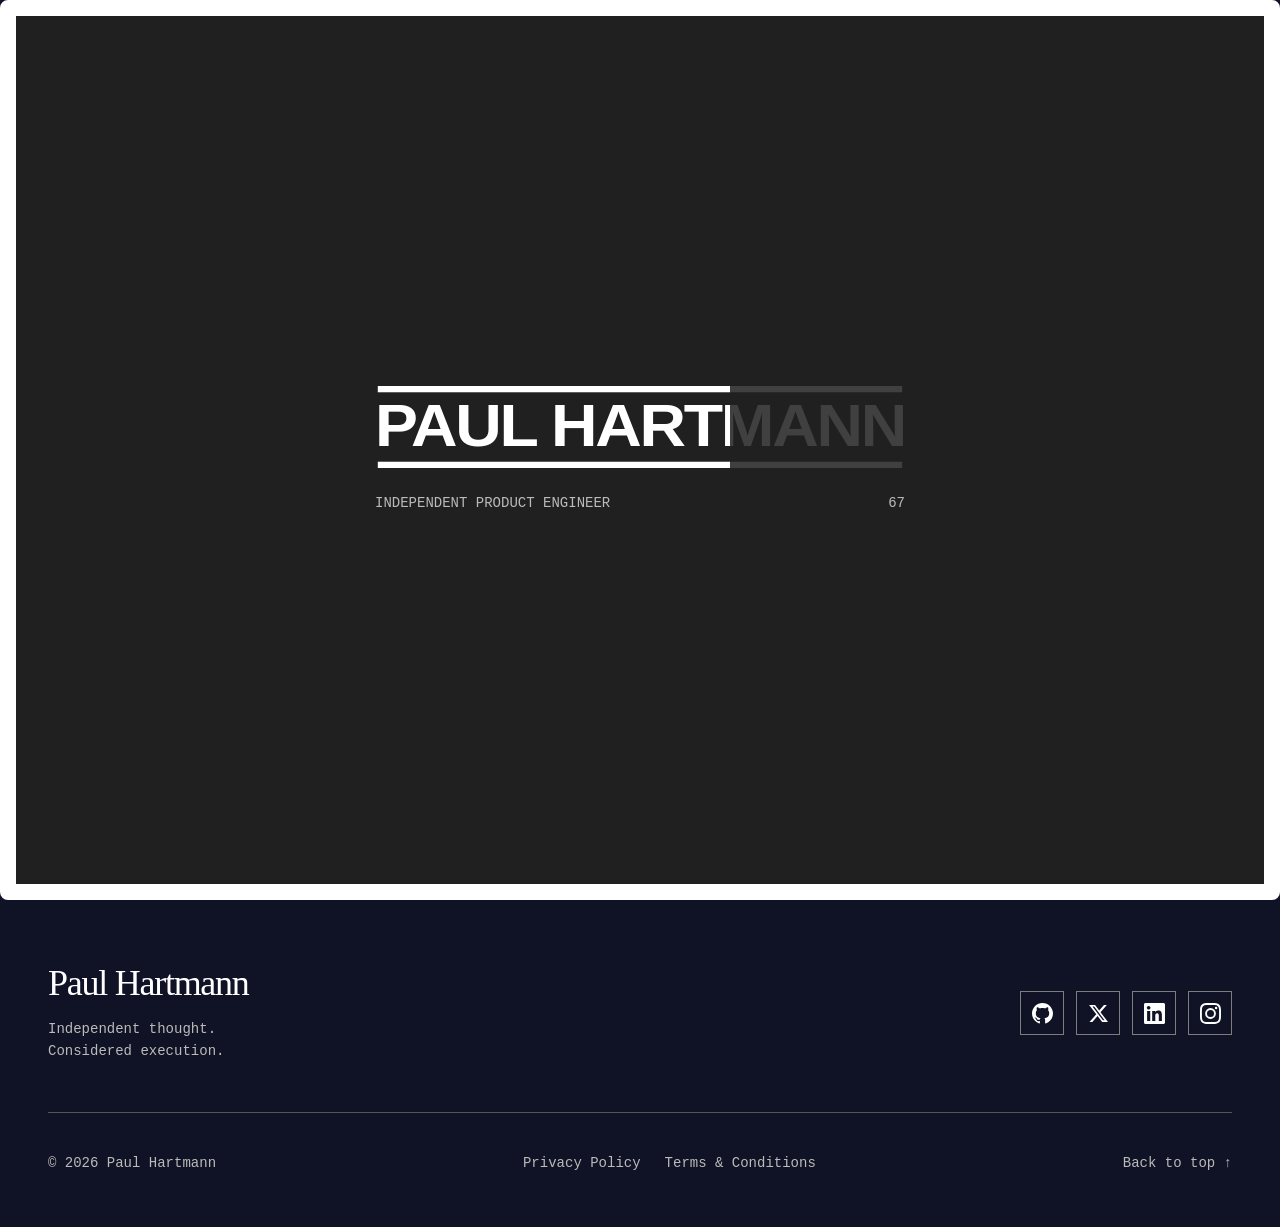
<file: index.html>
<!doctype html><html lang="en" id="top"><head><meta charset="utf-8"><meta name="viewport" content="width=device-width,initial-scale=1"><meta name="theme-color" content="#202020"><meta name="description" content="Paul Hartmann — software engineer, technology entrepreneur and AI innovator. Explore projects, repositories and engineering services."><title>Home — Paul Hartmann</title><link rel="icon" href="assets/favicon.svg" type="image/svg+xml"><link rel="stylesheet" href="style.css"><script src="app.js" defer></script></head><body class="home-page"><a class="skip" href="#main">Skip to content</a><div class="frame" aria-hidden="true"></div><header class="site-header"><a class="logo" href="index.html" aria-label="Paul Hartmann home"><img src="assets/paul-hartmann-logo.svg" alt="PAUL HARTMANN" width="200" height="32"></a><nav class="desktop-nav" aria-label="Main navigation"><a href="projects.html">Projects</a><a href="repositories.html">Repositories</a><a href="about.html">About</a><a href="pricing.html">Pricing</a><a href="contact.html">Contact</a></nav><button class="menu-button" aria-expanded="false" aria-controls="mobile-nav">Menu <span>+</span></button></header><nav class="mobile-nav" id="mobile-nav" aria-label="Mobile navigation" inert><a href="projects.html">Projects</a><a href="repositories.html">Repositories</a><a href="about.html">About</a><a href="pricing.html">Pricing</a><a href="contact.html">Contact</a><a href="index.html">Home</a><div class="social-icons"><a href="https://github.com/coderxp1" target="_blank" rel="noopener noreferrer" aria-label="GitHub" title="GitHub"><svg aria-hidden="true" width="22" height="22" viewBox="0 0 24 24" fill="currentColor"><path d="M12 0c-6.626 0-12 5.373-12 12 0 5.302 3.438 9.8 8.207 11.387.599.111.793-.261.793-.577v-2.234c-3.338.726-4.033-1.416-4.033-1.416-.546-1.387-1.333-1.756-1.333-1.756-1.089-.745.083-.729.083-.729 1.205.084 1.839 1.237 1.839 1.237 1.07 1.834 2.807 1.304 3.492.997.107-.775.418-1.305.762-1.604-2.665-.305-5.467-1.334-5.467-5.931 0-1.311.469-2.381 1.236-3.221-.124-.303-.535-1.524.117-3.176 0 0 1.008-.322 3.301 1.23.957-.266 1.983-.399 3.003-.404 1.02.005 2.047.138 3.006.404 2.291-1.552 3.297-1.23 3.297-1.23.653 1.653.242 2.874.118 3.176.77.84 1.235 1.911 1.235 3.221 0 4.609-2.807 5.624-5.479 5.921.43.372.823 1.102.823 2.222v3.293c0 .319.192.694.801.576 4.765-1.589 8.199-6.086 8.199-11.386 0-6.627-5.373-12-12-12z"/></svg></a><a href="https://x.com/revprodev?s=21" target="_blank" rel="noopener noreferrer" aria-label="X (Twitter)" title="X (Twitter)"><svg aria-hidden="true" width="20" height="20" viewBox="0 0 24 24" fill="currentColor"><path d="M18.244 2.25h3.308l-7.227 8.26 8.502 11.24H16.17l-5.214-6.817L4.99 21.75H1.68l7.73-8.835L1.254 2.25H8.08l4.713 6.231zm-1.161 17.52h1.833L7.084 4.126H5.117z"/></svg></a><a href="https://www.linkedin.com/in/hartmanndev" target="_blank" rel="noopener noreferrer" aria-label="LinkedIn" title="LinkedIn"><svg aria-hidden="true" width="22" height="22" viewBox="0 0 24 24" fill="currentColor"><path d="M20.447 20.452h-3.554v-5.569c0-1.328-.027-3.037-1.852-3.037-1.853 0-2.136 1.445-2.136 2.939v5.667H9.351V9h3.414v1.561h.046c.477-.9 1.637-1.85 3.37-1.85 3.601 0 4.267 2.37 4.267 5.455v6.286zM5.337 7.433c-1.144 0-2.063-.926-2.063-2.065 0-1.138.92-2.063 2.063-2.063 1.14 0 2.064.925 2.064 2.063 0 1.139-.925 2.065-2.064 2.065zm1.782 13.019H3.555V9h3.564v11.452zM22.225 0H1.771C.792 0 0 .774 0 1.729v20.542C0 23.227.792 24 1.771 24h20.451C23.2 24 24 23.227 24 22.271V1.729C24 .774 23.2 0 22.222 0h.003z"/></svg></a><a href="https://www.instagram.com/jphartmann8" target="_blank" rel="noopener noreferrer" aria-label="Instagram" title="Instagram"><svg aria-hidden="true" width="22" height="22" viewBox="0 0 24 24" fill="currentColor"><path d="M12 2.163c3.204 0 3.584.012 4.85.07 3.252.148 4.771 1.691 4.919 4.919.058 1.265.069 1.645.069 4.849 0 3.205-.012 3.584-.069 4.849-.149 3.225-1.664 4.771-4.919 4.919-1.266.058-1.644.07-4.85.07-3.204 0-3.584-.012-4.849-.07-3.26-.149-4.771-1.699-4.919-4.92-.058-1.265-.07-1.644-.07-4.849 0-3.204.013-3.583.07-4.849.149-3.227 1.664-4.771 4.919-4.919 1.266-.057 1.645-.069 4.849-.069zM12 0C8.741 0 8.333.014 7.053.072 2.695.272.273 2.69.073 7.052.014 8.333 0 8.741 0 12c0 3.259.014 3.668.072 4.948.2 4.358 2.618 6.78 6.98 6.98C8.333 23.986 8.741 24 12 24c3.259 0 3.668-.014 4.948-.072 4.354-.2 6.782-2.618 6.979-6.98.059-1.28.073-1.689.073-4.948 0-3.259-.014-3.667-.072-4.947-.196-4.354-2.617-6.78-6.979-6.98C15.668.014 15.259 0 12 0zm0 5.838a6.162 6.162 0 100 12.324 6.162 6.162 0 000-12.324zM12 16a4 4 0 110-8 4 4 0 010 8zm6.406-11.845a1.44 1.44 0 100 2.881 1.44 1.44 0 000-2.881z"/></svg></a></div></nav><main id="main"><div class="preloader" role="status" aria-label="Loading Paul Hartmann website"><div class="loader-inner"><div class="loader-wordmark"><img src="assets/paul-hartmann-logo.svg" alt="PAUL HARTMANN"><div class="loader-reveal"><img src="assets/paul-hartmann-logo.svg" alt=""></div></div><div class="loader-status"><span>Independent product engineer</span><span id="loader-count">00</span></div></div></div><section class="home-stage"><div class="world" aria-hidden="true"><img id="hero-still" src="assets/background7.jpg" alt=""><video id="hero-video" muted loop playsinline preload="auto" poster="assets/background7.jpg"><source src="assets/homepage-reel.mp4" type="video/mp4"></video><div class="shade"></div></div><div class="home-copy"><p class="eyebrow">Software Engineer · Technology Entrepreneur · AI Innovator</p><h1>PAUL HARTMANN<span>engineering ideas into reality.</span></h1><p class="home-description">Building technology that transforms ideas<br> into real-world products.</p><a class="discover" href="projects.html"><span class="discover-line"></span>Explore my projects</a></div><div class="scene-tools"><span id="scene-label">Motion reel</span><button id="previous-scene" aria-label="Previous background scene">←</button><button id="next-scene" aria-label="Next background scene">→</button><button id="motion-toggle">Pause motion</button></div><div class="home-bottom"><a href="about.html">A global perspective ↗</a><button id="reel-open">Watch the reel ↗</button><a href="pricing.html">Work together ↗</a></div></section><dialog id="reel-dialog" aria-label="Motion reel"><button class="dialog-close" aria-label="Close motion reel">Close ×</button><video id="reel-video" controls playsinline preload="none" src="assets/homepage-reel.mp4"></video><p>Paul Hartmann — Motion Reel</p></dialog></main><footer class="site-footer"><div class="footer-top"><a class="footer-name" href="index.html">Paul Hartmann<span>Independent thought.<br>Considered execution.</span></a><div class="social-icons"><a href="https://github.com/coderxp1" target="_blank" rel="noopener noreferrer" aria-label="GitHub" title="GitHub"><svg aria-hidden="true" width="22" height="22" viewBox="0 0 24 24" fill="currentColor"><path d="M12 0c-6.626 0-12 5.373-12 12 0 5.302 3.438 9.8 8.207 11.387.599.111.793-.261.793-.577v-2.234c-3.338.726-4.033-1.416-4.033-1.416-.546-1.387-1.333-1.756-1.333-1.756-1.089-.745.083-.729.083-.729 1.205.084 1.839 1.237 1.839 1.237 1.07 1.834 2.807 1.304 3.492.997.107-.775.418-1.305.762-1.604-2.665-.305-5.467-1.334-5.467-5.931 0-1.311.469-2.381 1.236-3.221-.124-.303-.535-1.524.117-3.176 0 0 1.008-.322 3.301 1.23.957-.266 1.983-.399 3.003-.404 1.02.005 2.047.138 3.006.404 2.291-1.552 3.297-1.23 3.297-1.23.653 1.653.242 2.874.118 3.176.77.84 1.235 1.911 1.235 3.221 0 4.609-2.807 5.624-5.479 5.921.43.372.823 1.102.823 2.222v3.293c0 .319.192.694.801.576 4.765-1.589 8.199-6.086 8.199-11.386 0-6.627-5.373-12-12-12z"/></svg></a><a href="https://x.com/revprodev?s=21" target="_blank" rel="noopener noreferrer" aria-label="X (Twitter)" title="X (Twitter)"><svg aria-hidden="true" width="20" height="20" viewBox="0 0 24 24" fill="currentColor"><path d="M18.244 2.25h3.308l-7.227 8.26 8.502 11.24H16.17l-5.214-6.817L4.99 21.75H1.68l7.73-8.835L1.254 2.25H8.08l4.713 6.231zm-1.161 17.52h1.833L7.084 4.126H5.117z"/></svg></a><a href="https://www.linkedin.com/in/hartmanndev" target="_blank" rel="noopener noreferrer" aria-label="LinkedIn" title="LinkedIn"><svg aria-hidden="true" width="22" height="22" viewBox="0 0 24 24" fill="currentColor"><path d="M20.447 20.452h-3.554v-5.569c0-1.328-.027-3.037-1.852-3.037-1.853 0-2.136 1.445-2.136 2.939v5.667H9.351V9h3.414v1.561h.046c.477-.9 1.637-1.85 3.37-1.85 3.601 0 4.267 2.37 4.267 5.455v6.286zM5.337 7.433c-1.144 0-2.063-.926-2.063-2.065 0-1.138.92-2.063 2.063-2.063 1.14 0 2.064.925 2.064 2.063 0 1.139-.925 2.065-2.064 2.065zm1.782 13.019H3.555V9h3.564v11.452zM22.225 0H1.771C.792 0 0 .774 0 1.729v20.542C0 23.227.792 24 1.771 24h20.451C23.2 24 24 23.227 24 22.271V1.729C24 .774 23.2 0 22.222 0h.003z"/></svg></a><a href="https://www.instagram.com/jphartmann8" target="_blank" rel="noopener noreferrer" aria-label="Instagram" title="Instagram"><svg aria-hidden="true" width="22" height="22" viewBox="0 0 24 24" fill="currentColor"><path d="M12 2.163c3.204 0 3.584.012 4.85.07 3.252.148 4.771 1.691 4.919 4.919.058 1.265.069 1.645.069 4.849 0 3.205-.012 3.584-.069 4.849-.149 3.225-1.664 4.771-4.919 4.919-1.266.058-1.644.07-4.85.07-3.204 0-3.584-.012-4.849-.07-3.26-.149-4.771-1.699-4.919-4.92-.058-1.265-.07-1.644-.07-4.849 0-3.204.013-3.583.07-4.849.149-3.227 1.664-4.771 4.919-4.919 1.266-.057 1.645-.069 4.849-.069zM12 0C8.741 0 8.333.014 7.053.072 2.695.272.273 2.69.073 7.052.014 8.333 0 8.741 0 12c0 3.259.014 3.668.072 4.948.2 4.358 2.618 6.78 6.98 6.98C8.333 23.986 8.741 24 12 24c3.259 0 3.668-.014 4.948-.072 4.354-.2 6.782-2.618 6.979-6.98.059-1.28.073-1.689.073-4.948 0-3.259-.014-3.667-.072-4.947-.196-4.354-2.617-6.78-6.979-6.98C15.668.014 15.259 0 12 0zm0 5.838a6.162 6.162 0 100 12.324 6.162 6.162 0 000-12.324zM12 16a4 4 0 110-8 4 4 0 010 8zm6.406-11.845a1.44 1.44 0 100 2.881 1.44 1.44 0 000-2.881z"/></svg></a></div></div><div class="footer-bottom"><span>© 2026 Paul Hartmann</span><div><a href="privacy.html">Privacy Policy</a><a href="terms.html">Terms &amp; Conditions</a></div><a href="#top">Back to top ↑</a></div></footer></body></html>
</file>
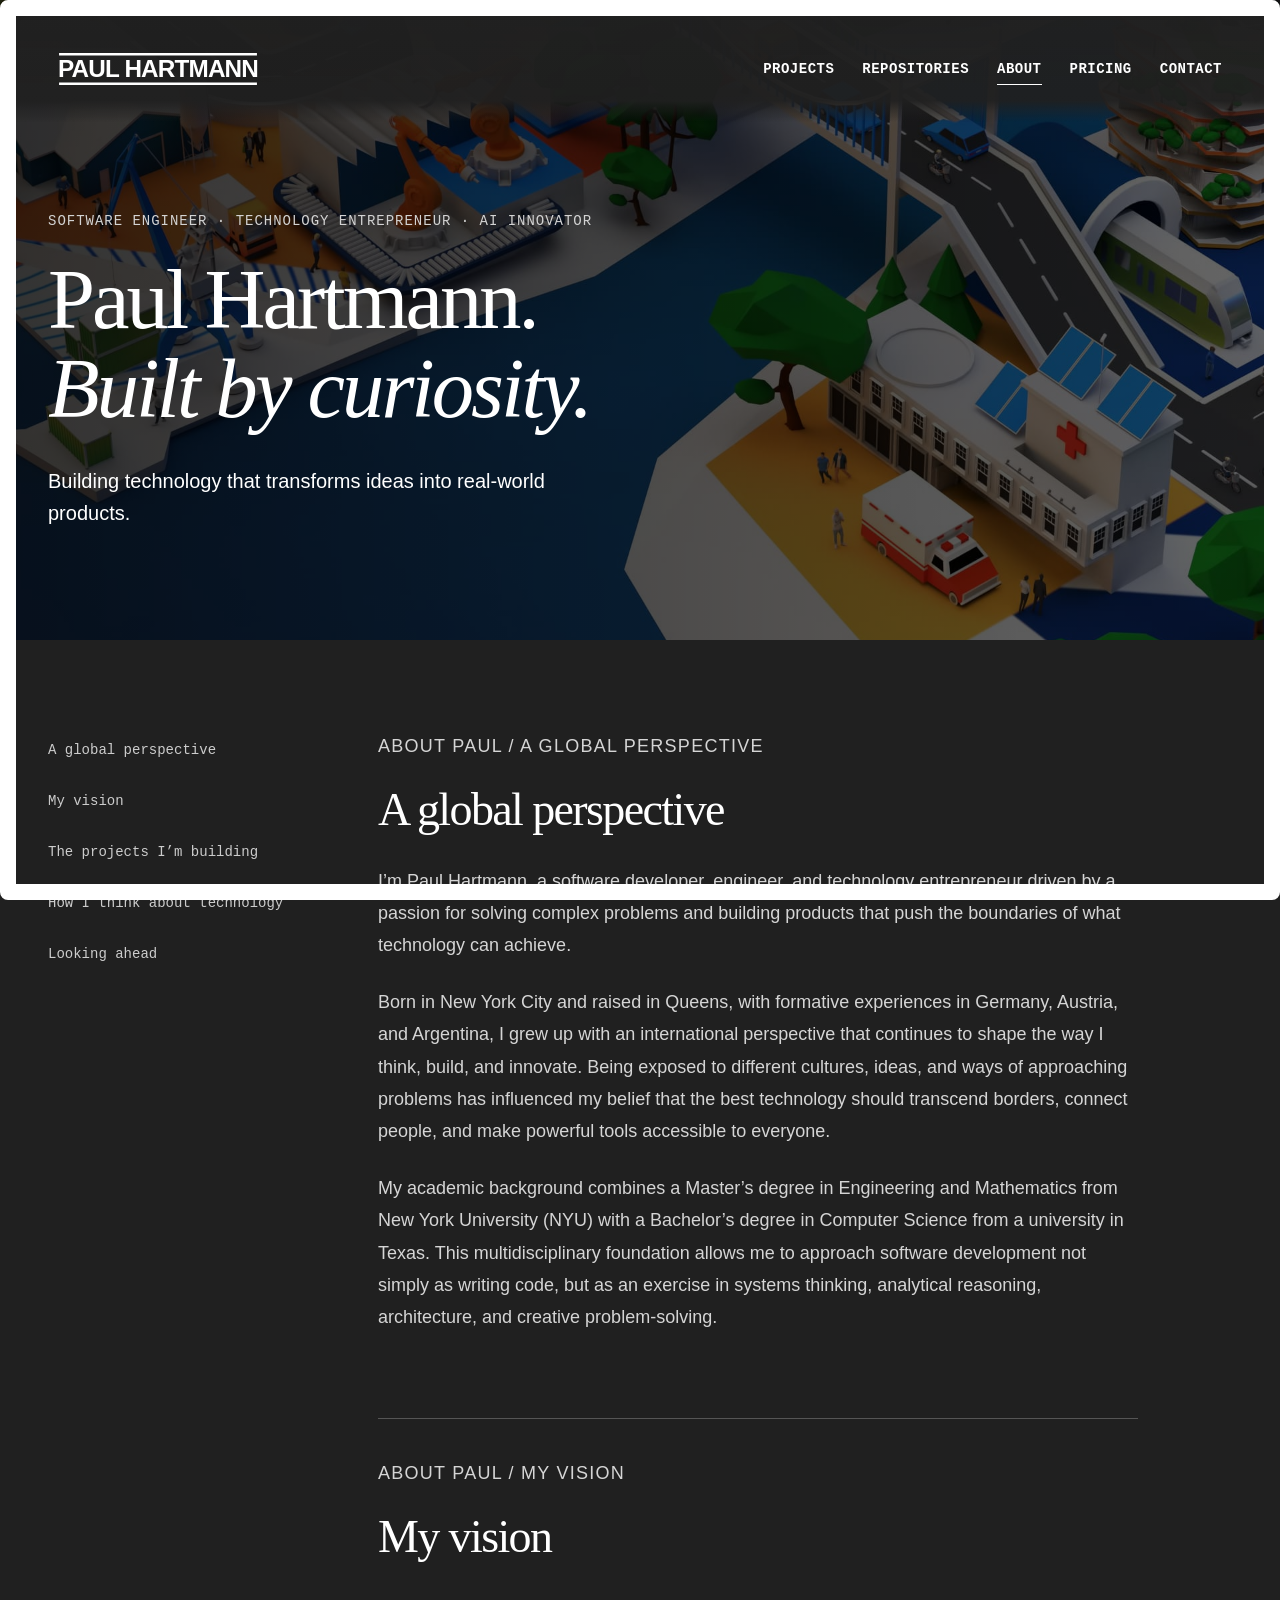
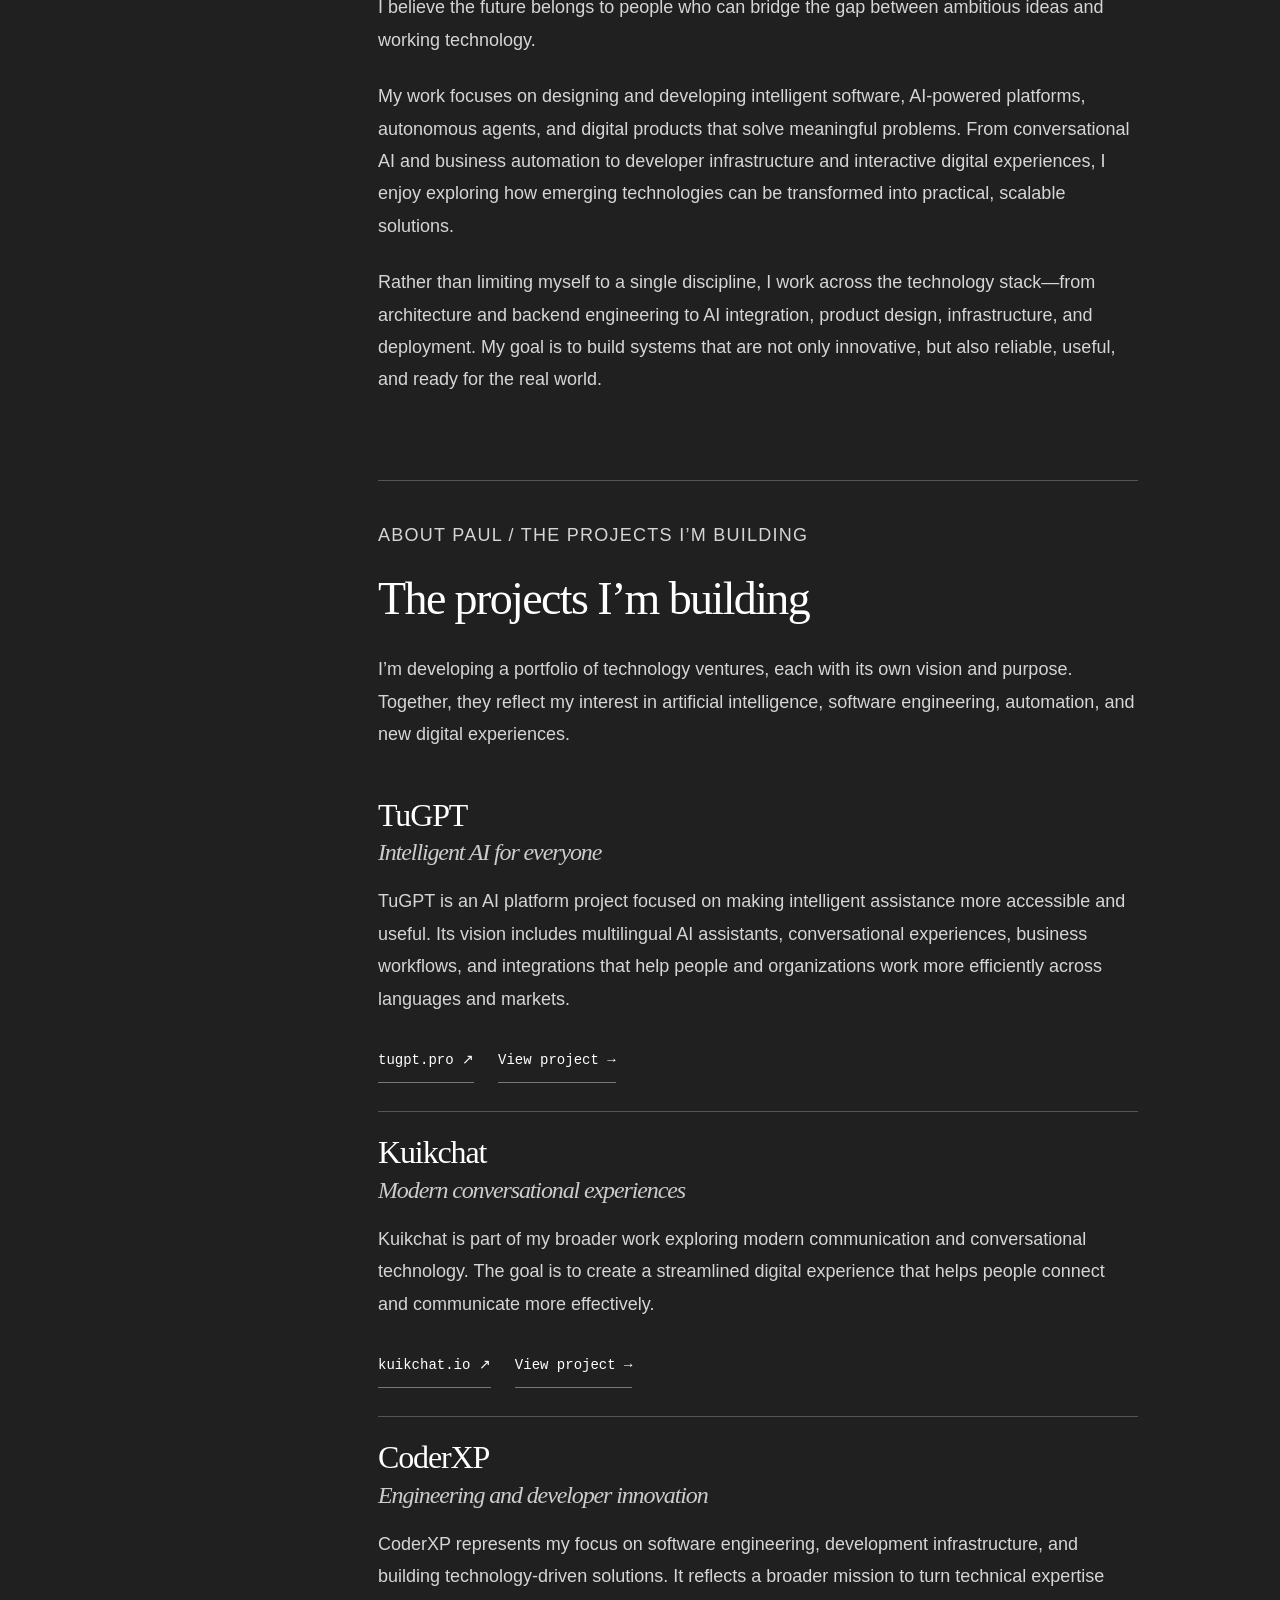
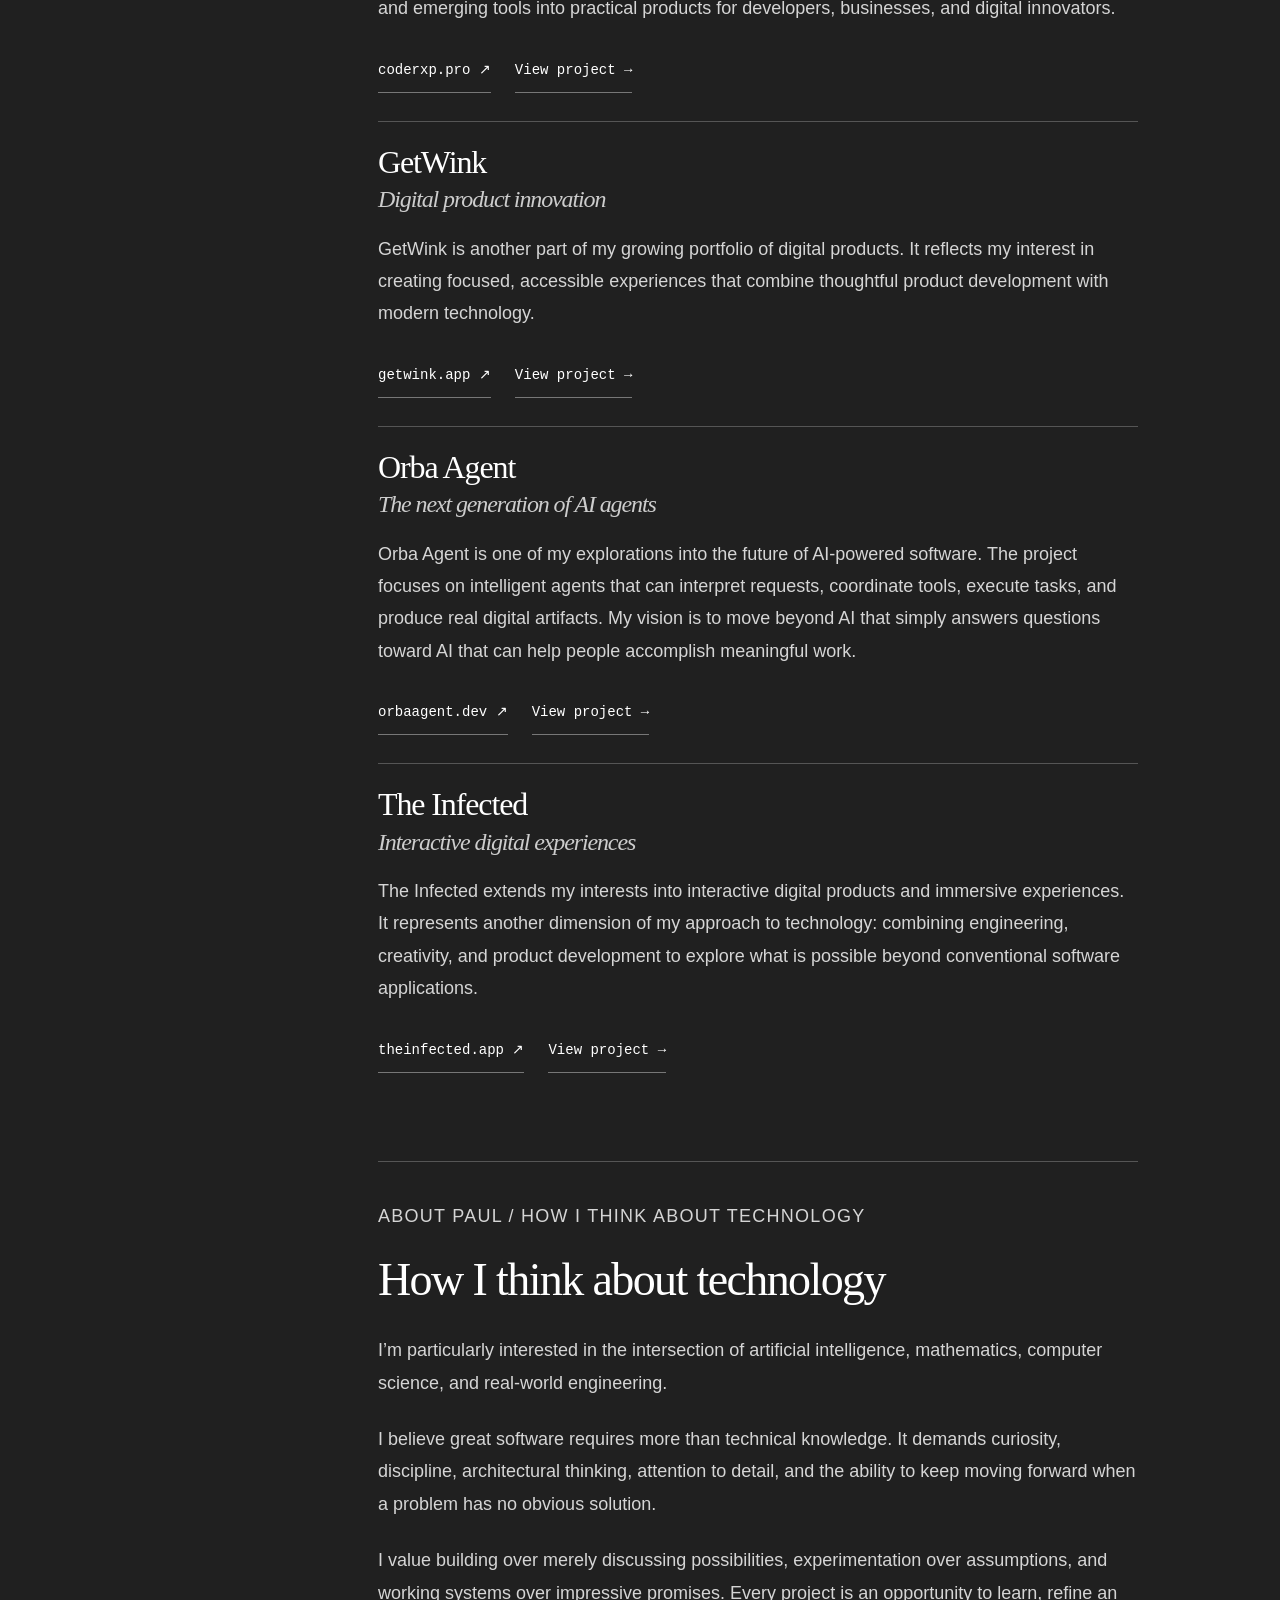
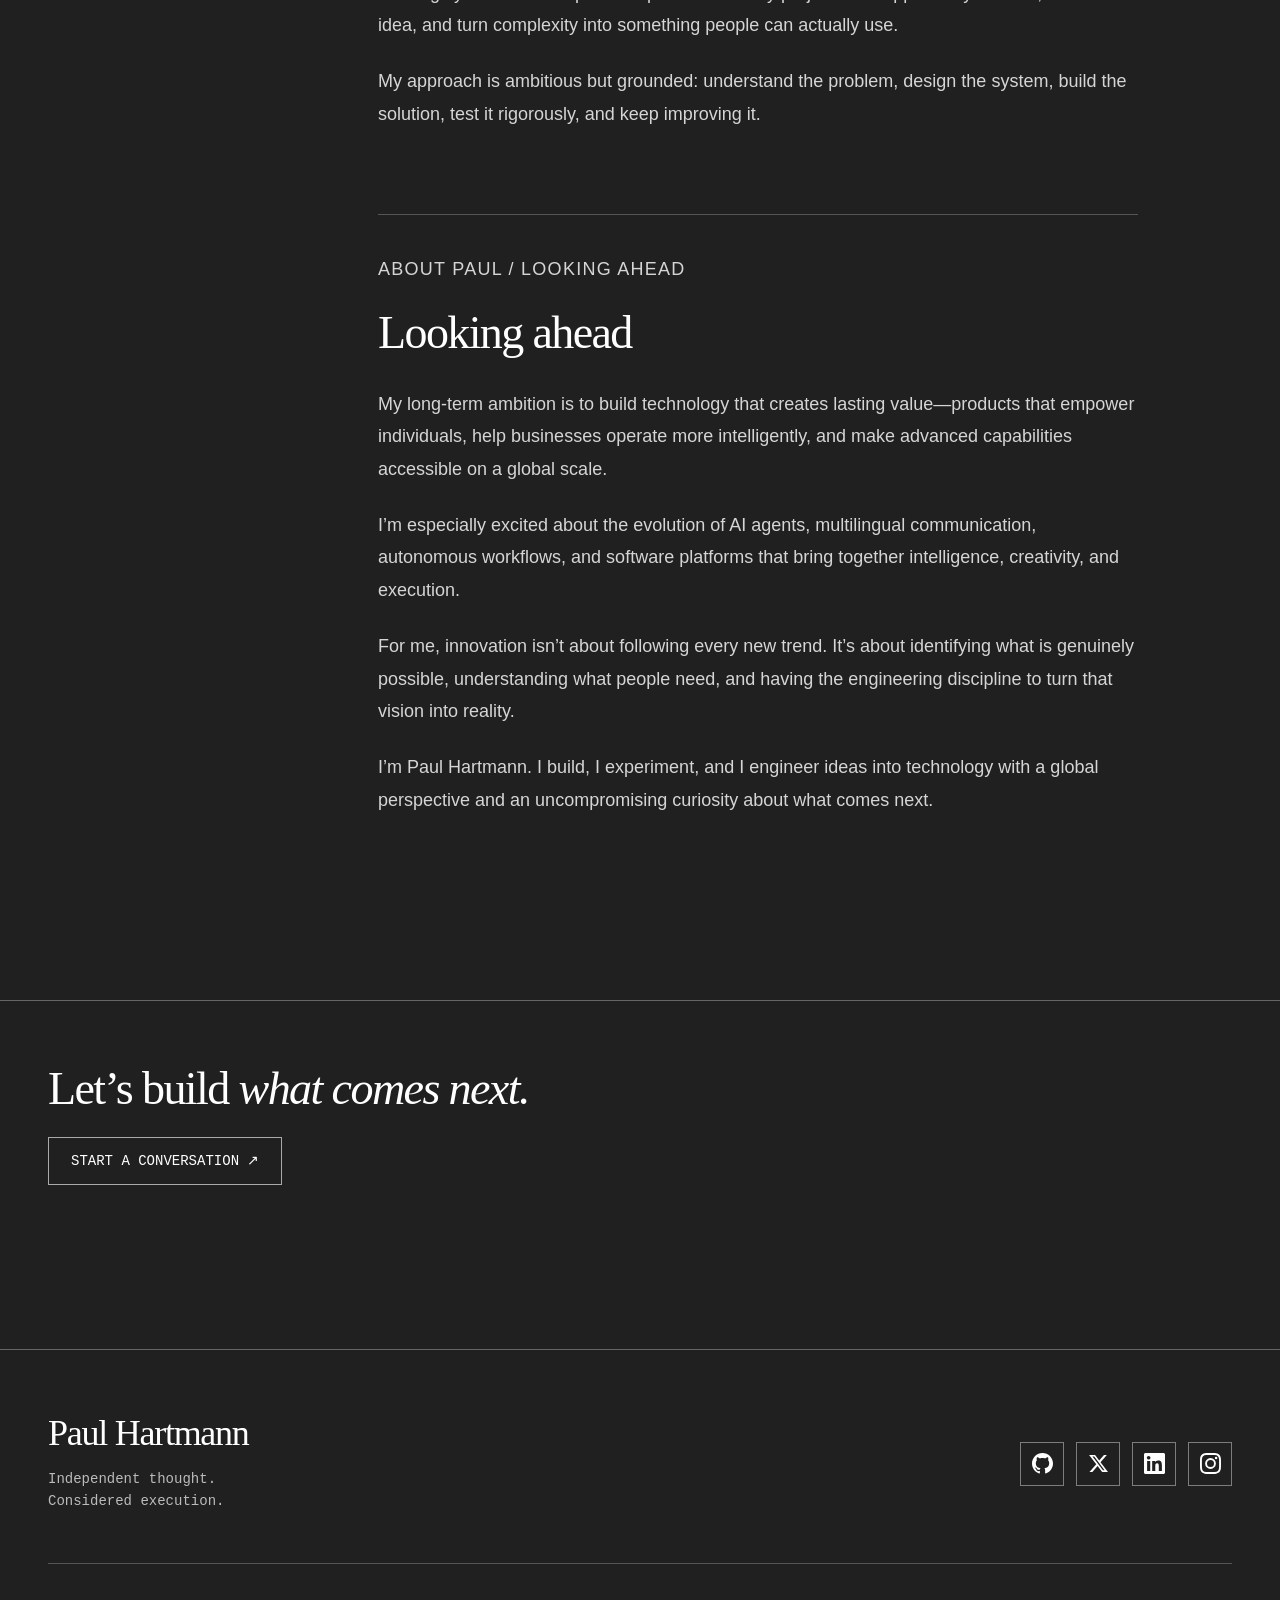
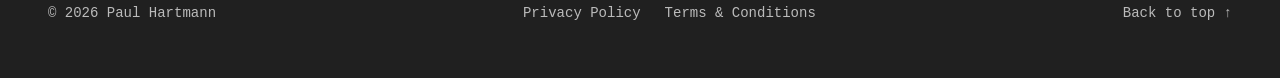
<file: about.html>
<!doctype html><html lang="en" id="top"><head><meta charset="utf-8"><meta name="viewport" content="width=device-width,initial-scale=1"><meta name="theme-color" content="#202020"><meta name="description" content="Paul Hartmann — software engineer, technology entrepreneur and AI innovator. Explore projects, repositories and engineering services."><title>About — Paul Hartmann</title><link rel="icon" href="assets/favicon.svg" type="image/svg+xml"><link rel="stylesheet" href="style.css"><script src="app.js" defer></script></head><body class=""><a class="skip" href="#main">Skip to content</a><div class="frame" aria-hidden="true"></div><header class="site-header"><a class="logo" href="index.html" aria-label="Paul Hartmann home"><img src="assets/paul-hartmann-logo.svg" alt="PAUL HARTMANN" width="200" height="32"></a><nav class="desktop-nav" aria-label="Main navigation"><a href="projects.html">Projects</a><a href="repositories.html">Repositories</a><a href="about.html" aria-current="page">About</a><a href="pricing.html">Pricing</a><a href="contact.html">Contact</a></nav><button class="menu-button" aria-expanded="false" aria-controls="mobile-nav">Menu <span>+</span></button></header><nav class="mobile-nav" id="mobile-nav" aria-label="Mobile navigation" inert><a href="projects.html">Projects</a><a href="repositories.html">Repositories</a><a href="about.html" aria-current="page">About</a><a href="pricing.html">Pricing</a><a href="contact.html">Contact</a><a href="index.html">Home</a><div class="social-icons"><a href="https://github.com/coderxp1" target="_blank" rel="noopener noreferrer" aria-label="GitHub" title="GitHub"><svg aria-hidden="true" width="22" height="22" viewBox="0 0 24 24" fill="currentColor"><path d="M12 0c-6.626 0-12 5.373-12 12 0 5.302 3.438 9.8 8.207 11.387.599.111.793-.261.793-.577v-2.234c-3.338.726-4.033-1.416-4.033-1.416-.546-1.387-1.333-1.756-1.333-1.756-1.089-.745.083-.729.083-.729 1.205.084 1.839 1.237 1.839 1.237 1.07 1.834 2.807 1.304 3.492.997.107-.775.418-1.305.762-1.604-2.665-.305-5.467-1.334-5.467-5.931 0-1.311.469-2.381 1.236-3.221-.124-.303-.535-1.524.117-3.176 0 0 1.008-.322 3.301 1.23.957-.266 1.983-.399 3.003-.404 1.02.005 2.047.138 3.006.404 2.291-1.552 3.297-1.23 3.297-1.23.653 1.653.242 2.874.118 3.176.77.84 1.235 1.911 1.235 3.221 0 4.609-2.807 5.624-5.479 5.921.43.372.823 1.102.823 2.222v3.293c0 .319.192.694.801.576 4.765-1.589 8.199-6.086 8.199-11.386 0-6.627-5.373-12-12-12z"/></svg></a><a href="https://x.com/revprodev?s=21" target="_blank" rel="noopener noreferrer" aria-label="X (Twitter)" title="X (Twitter)"><svg aria-hidden="true" width="20" height="20" viewBox="0 0 24 24" fill="currentColor"><path d="M18.244 2.25h3.308l-7.227 8.26 8.502 11.24H16.17l-5.214-6.817L4.99 21.75H1.68l7.73-8.835L1.254 2.25H8.08l4.713 6.231zm-1.161 17.52h1.833L7.084 4.126H5.117z"/></svg></a><a href="https://www.linkedin.com/in/hartmanndev" target="_blank" rel="noopener noreferrer" aria-label="LinkedIn" title="LinkedIn"><svg aria-hidden="true" width="22" height="22" viewBox="0 0 24 24" fill="currentColor"><path d="M20.447 20.452h-3.554v-5.569c0-1.328-.027-3.037-1.852-3.037-1.853 0-2.136 1.445-2.136 2.939v5.667H9.351V9h3.414v1.561h.046c.477-.9 1.637-1.85 3.37-1.85 3.601 0 4.267 2.37 4.267 5.455v6.286zM5.337 7.433c-1.144 0-2.063-.926-2.063-2.065 0-1.138.92-2.063 2.063-2.063 1.14 0 2.064.925 2.064 2.063 0 1.139-.925 2.065-2.064 2.065zm1.782 13.019H3.555V9h3.564v11.452zM22.225 0H1.771C.792 0 0 .774 0 1.729v20.542C0 23.227.792 24 1.771 24h20.451C23.2 24 24 23.227 24 22.271V1.729C24 .774 23.2 0 22.222 0h.003z"/></svg></a><a href="https://www.instagram.com/jphartmann8" target="_blank" rel="noopener noreferrer" aria-label="Instagram" title="Instagram"><svg aria-hidden="true" width="22" height="22" viewBox="0 0 24 24" fill="currentColor"><path d="M12 2.163c3.204 0 3.584.012 4.85.07 3.252.148 4.771 1.691 4.919 4.919.058 1.265.069 1.645.069 4.849 0 3.205-.012 3.584-.069 4.849-.149 3.225-1.664 4.771-4.919 4.919-1.266.058-1.644.07-4.85.07-3.204 0-3.584-.012-4.849-.07-3.26-.149-4.771-1.699-4.919-4.92-.058-1.265-.07-1.644-.07-4.849 0-3.204.013-3.583.07-4.849.149-3.227 1.664-4.771 4.919-4.919 1.266-.057 1.645-.069 4.849-.069zM12 0C8.741 0 8.333.014 7.053.072 2.695.272.273 2.69.073 7.052.014 8.333 0 8.741 0 12c0 3.259.014 3.668.072 4.948.2 4.358 2.618 6.78 6.98 6.98C8.333 23.986 8.741 24 12 24c3.259 0 3.668-.014 4.948-.072 4.354-.2 6.782-2.618 6.979-6.98.059-1.28.073-1.689.073-4.948 0-3.259-.014-3.667-.072-4.947-.196-4.354-2.617-6.78-6.979-6.98C15.668.014 15.259 0 12 0zm0 5.838a6.162 6.162 0 100 12.324 6.162 6.162 0 000-12.324zM12 16a4 4 0 110-8 4 4 0 010 8zm6.406-11.845a1.44 1.44 0 100 2.881 1.44 1.44 0 000-2.881z"/></svg></a></div></nav><main id="main"><section class="about-hero"><img src="assets/background-industry-12.jpg" alt="A connected illustrated world of infrastructure, engineering, and technology"><div class="shade"></div><div class="shell"><p class="eyebrow">Software Engineer · Technology Entrepreneur · AI Innovator</p><h1>Paul Hartmann.<br><i>Built by curiosity.</i></h1><p>Building technology that transforms ideas into real-world products.</p></div></section><div class="shell story-layout"><nav class="story-nav" aria-label="About page sections"><a href="#background">A global perspective</a><a href="#vision">My vision</a><a href="#ventures">The projects I’m building</a><a href="#approach">How I think about technology</a><a href="#future">Looking ahead</a></nav><div class="prose"><section id="background" class="story-section"><p class="eyebrow">About Paul / A global perspective</p><h2>A global perspective</h2><p>I’m Paul Hartmann, a software developer, engineer, and technology entrepreneur driven by a passion for solving complex problems and building products that push the boundaries of what technology can achieve.</p><p>Born in New York City and raised in Queens, with formative experiences in Germany, Austria, and Argentina, I grew up with an international perspective that continues to shape the way I think, build, and innovate. Being exposed to different cultures, ideas, and ways of approaching problems has influenced my belief that the best technology should transcend borders, connect people, and make powerful tools accessible to everyone.</p><p>My academic background combines a Master’s degree in Engineering and Mathematics from New York University (NYU) with a Bachelor’s degree in Computer Science from a university in Texas. This multidisciplinary foundation allows me to approach software development not simply as writing code, but as an exercise in systems thinking, analytical reasoning, architecture, and creative problem-solving.</p></section><section id="vision" class="story-section"><p class="eyebrow">About Paul / My vision</p><h2>My vision</h2><p>I believe the future belongs to people who can bridge the gap between ambitious ideas and working technology.</p><p>My work focuses on designing and developing intelligent software, AI-powered platforms, autonomous agents, and digital products that solve meaningful problems. From conversational AI and business automation to developer infrastructure and interactive digital experiences, I enjoy exploring how emerging technologies can be transformed into practical, scalable solutions.</p><p>Rather than limiting myself to a single discipline, I work across the technology stack—from architecture and backend engineering to AI integration, product design, infrastructure, and deployment. My goal is to build systems that are not only innovative, but also reliable, useful, and ready for the real world.</p></section><section id="ventures" class="story-section"><p class="eyebrow">About Paul / The projects I’m building</p><h2>The projects I’m building</h2><p>I’m developing a portfolio of technology ventures, each with its own vision and purpose. Together, they reflect my interest in artificial intelligence, software engineering, automation, and new digital experiences.</p><article class="bio-venture"><h3>TuGPT <span>Intelligent AI for everyone</span></h3><p>TuGPT is an AI platform project focused on making intelligent assistance more accessible and useful. Its vision includes multilingual AI assistants, conversational experiences, business workflows, and integrations that help people and organizations work more efficiently across languages and markets.</p><a href="https://tugpt.pro" target="_blank" rel="noopener noreferrer">tugpt.pro ↗</a><a href="project-tugpt.html">View project →</a></article><article class="bio-venture"><h3>Kuikchat <span>Modern conversational experiences</span></h3><p>Kuikchat is part of my broader work exploring modern communication and conversational technology. The goal is to create a streamlined digital experience that helps people connect and communicate more effectively.</p><a href="https://www.kuikchat.io" target="_blank" rel="noopener noreferrer">kuikchat.io ↗</a><a href="project-kuikchat.html">View project →</a></article><article class="bio-venture"><h3>CoderXP <span>Engineering and developer innovation</span></h3><p>CoderXP represents my focus on software engineering, development infrastructure, and building technology-driven solutions. It reflects a broader mission to turn technical expertise and emerging tools into practical products for developers, businesses, and digital innovators.</p><a href="https://coderxp.pro" target="_blank" rel="noopener noreferrer">coderxp.pro ↗</a><a href="project-coderxp.html">View project →</a></article><article class="bio-venture"><h3>GetWink <span>Digital product innovation</span></h3><p>GetWink is another part of my growing portfolio of digital products. It reflects my interest in creating focused, accessible experiences that combine thoughtful product development with modern technology.</p><a href="https://getwink.app" target="_blank" rel="noopener noreferrer">getwink.app ↗</a><a href="project-getwink.html">View project →</a></article><article class="bio-venture"><h3>Orba Agent <span>The next generation of AI agents</span></h3><p>Orba Agent is one of my explorations into the future of AI-powered software. The project focuses on intelligent agents that can interpret requests, coordinate tools, execute tasks, and produce real digital artifacts. My vision is to move beyond AI that simply answers questions toward AI that can help people accomplish meaningful work.</p><a href="https://orbaagent.dev" target="_blank" rel="noopener noreferrer">orbaagent.dev ↗</a><a href="project-orba-agent.html">View project →</a></article><article class="bio-venture"><h3>The Infected <span>Interactive digital experiences</span></h3><p>The Infected extends my interests into interactive digital products and immersive experiences. It represents another dimension of my approach to technology: combining engineering, creativity, and product development to explore what is possible beyond conventional software applications.</p><a href="https://theinfected.app" target="_blank" rel="noopener noreferrer">theinfected.app ↗</a><a href="project-the-infected.html">View project →</a></article></section><section id="approach" class="story-section"><p class="eyebrow">About Paul / How I think about technology</p><h2>How I think about technology</h2><p>I’m particularly interested in the intersection of artificial intelligence, mathematics, computer science, and real-world engineering.</p><p>I believe great software requires more than technical knowledge. It demands curiosity, discipline, architectural thinking, attention to detail, and the ability to keep moving forward when a problem has no obvious solution.</p><p>I value building over merely discussing possibilities, experimentation over assumptions, and working systems over impressive promises. Every project is an opportunity to learn, refine an idea, and turn complexity into something people can actually use.</p><p>My approach is ambitious but grounded: understand the problem, design the system, build the solution, test it rigorously, and keep improving it.</p></section><section id="future" class="story-section"><p class="eyebrow">About Paul / Looking ahead</p><h2>Looking ahead</h2><p>My long-term ambition is to build technology that creates lasting value—products that empower individuals, help businesses operate more intelligently, and make advanced capabilities accessible on a global scale.</p><p>I’m especially excited about the evolution of AI agents, multilingual communication, autonomous workflows, and software platforms that bring together intelligence, creativity, and execution.</p><p>For me, innovation isn’t about following every new trend. It’s about identifying what is genuinely possible, understanding what people need, and having the engineering discipline to turn that vision into reality.</p><p>I’m Paul Hartmann. I build, I experiment, and I engineer ideas into technology with a global perspective and an uncompromising curiosity about what comes next.</p></section></div></div><section class="band shell"><h2>Let’s build <i>what comes next.</i></h2><a class="button-link" href="contact.html">Start a conversation ↗</a></section></main><footer class="site-footer"><div class="footer-top"><a class="footer-name" href="index.html">Paul Hartmann<span>Independent thought.<br>Considered execution.</span></a><div class="social-icons"><a href="https://github.com/coderxp1" target="_blank" rel="noopener noreferrer" aria-label="GitHub" title="GitHub"><svg aria-hidden="true" width="22" height="22" viewBox="0 0 24 24" fill="currentColor"><path d="M12 0c-6.626 0-12 5.373-12 12 0 5.302 3.438 9.8 8.207 11.387.599.111.793-.261.793-.577v-2.234c-3.338.726-4.033-1.416-4.033-1.416-.546-1.387-1.333-1.756-1.333-1.756-1.089-.745.083-.729.083-.729 1.205.084 1.839 1.237 1.839 1.237 1.07 1.834 2.807 1.304 3.492.997.107-.775.418-1.305.762-1.604-2.665-.305-5.467-1.334-5.467-5.931 0-1.311.469-2.381 1.236-3.221-.124-.303-.535-1.524.117-3.176 0 0 1.008-.322 3.301 1.23.957-.266 1.983-.399 3.003-.404 1.02.005 2.047.138 3.006.404 2.291-1.552 3.297-1.23 3.297-1.23.653 1.653.242 2.874.118 3.176.77.84 1.235 1.911 1.235 3.221 0 4.609-2.807 5.624-5.479 5.921.43.372.823 1.102.823 2.222v3.293c0 .319.192.694.801.576 4.765-1.589 8.199-6.086 8.199-11.386 0-6.627-5.373-12-12-12z"/></svg></a><a href="https://x.com/revprodev?s=21" target="_blank" rel="noopener noreferrer" aria-label="X (Twitter)" title="X (Twitter)"><svg aria-hidden="true" width="20" height="20" viewBox="0 0 24 24" fill="currentColor"><path d="M18.244 2.25h3.308l-7.227 8.26 8.502 11.24H16.17l-5.214-6.817L4.99 21.75H1.68l7.73-8.835L1.254 2.25H8.08l4.713 6.231zm-1.161 17.52h1.833L7.084 4.126H5.117z"/></svg></a><a href="https://www.linkedin.com/in/hartmanndev" target="_blank" rel="noopener noreferrer" aria-label="LinkedIn" title="LinkedIn"><svg aria-hidden="true" width="22" height="22" viewBox="0 0 24 24" fill="currentColor"><path d="M20.447 20.452h-3.554v-5.569c0-1.328-.027-3.037-1.852-3.037-1.853 0-2.136 1.445-2.136 2.939v5.667H9.351V9h3.414v1.561h.046c.477-.9 1.637-1.85 3.37-1.85 3.601 0 4.267 2.37 4.267 5.455v6.286zM5.337 7.433c-1.144 0-2.063-.926-2.063-2.065 0-1.138.92-2.063 2.063-2.063 1.14 0 2.064.925 2.064 2.063 0 1.139-.925 2.065-2.064 2.065zm1.782 13.019H3.555V9h3.564v11.452zM22.225 0H1.771C.792 0 0 .774 0 1.729v20.542C0 23.227.792 24 1.771 24h20.451C23.2 24 24 23.227 24 22.271V1.729C24 .774 23.2 0 22.222 0h.003z"/></svg></a><a href="https://www.instagram.com/jphartmann8" target="_blank" rel="noopener noreferrer" aria-label="Instagram" title="Instagram"><svg aria-hidden="true" width="22" height="22" viewBox="0 0 24 24" fill="currentColor"><path d="M12 2.163c3.204 0 3.584.012 4.85.07 3.252.148 4.771 1.691 4.919 4.919.058 1.265.069 1.645.069 4.849 0 3.205-.012 3.584-.069 4.849-.149 3.225-1.664 4.771-4.919 4.919-1.266.058-1.644.07-4.85.07-3.204 0-3.584-.012-4.849-.07-3.26-.149-4.771-1.699-4.919-4.92-.058-1.265-.07-1.644-.07-4.849 0-3.204.013-3.583.07-4.849.149-3.227 1.664-4.771 4.919-4.919 1.266-.057 1.645-.069 4.849-.069zM12 0C8.741 0 8.333.014 7.053.072 2.695.272.273 2.69.073 7.052.014 8.333 0 8.741 0 12c0 3.259.014 3.668.072 4.948.2 4.358 2.618 6.78 6.98 6.98C8.333 23.986 8.741 24 12 24c3.259 0 3.668-.014 4.948-.072 4.354-.2 6.782-2.618 6.979-6.98.059-1.28.073-1.689.073-4.948 0-3.259-.014-3.667-.072-4.947-.196-4.354-2.617-6.78-6.979-6.98C15.668.014 15.259 0 12 0zm0 5.838a6.162 6.162 0 100 12.324 6.162 6.162 0 000-12.324zM12 16a4 4 0 110-8 4 4 0 010 8zm6.406-11.845a1.44 1.44 0 100 2.881 1.44 1.44 0 000-2.881z"/></svg></a></div></div><div class="footer-bottom"><span>© 2026 Paul Hartmann</span><div><a href="privacy.html">Privacy Policy</a><a href="terms.html">Terms &amp; Conditions</a></div><a href="#top">Back to top ↑</a></div></footer></body></html>
</file>
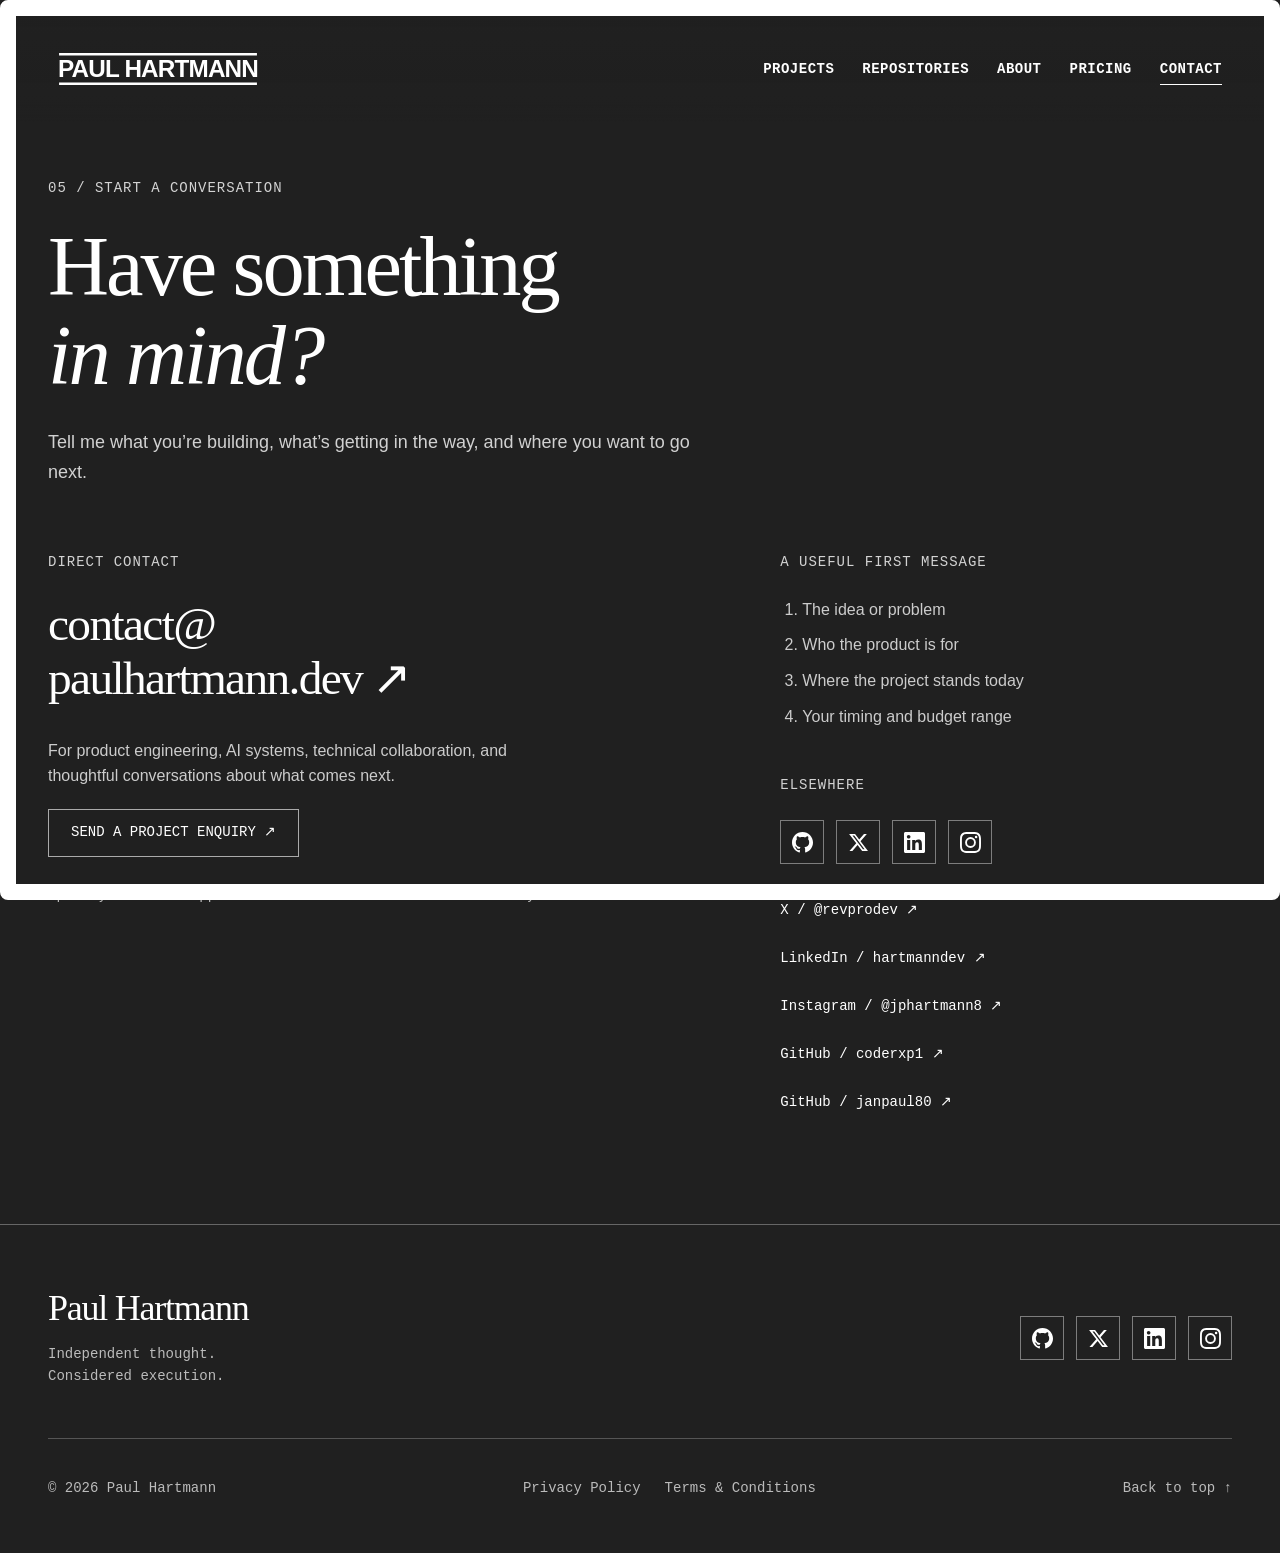
<file: contact.html>
<!doctype html><html lang="en" id="top"><head><meta charset="utf-8"><meta name="viewport" content="width=device-width,initial-scale=1"><meta name="theme-color" content="#202020"><meta name="description" content="Paul Hartmann — software engineer, technology entrepreneur and AI innovator. Explore projects, repositories and engineering services."><title>Contact — Paul Hartmann</title><link rel="icon" href="assets/favicon.svg" type="image/svg+xml"><link rel="stylesheet" href="style.css"><script src="app.js" defer></script></head><body class=""><a class="skip" href="#main">Skip to content</a><div class="frame" aria-hidden="true"></div><header class="site-header"><a class="logo" href="index.html" aria-label="Paul Hartmann home"><img src="assets/paul-hartmann-logo.svg" alt="PAUL HARTMANN" width="200" height="32"></a><nav class="desktop-nav" aria-label="Main navigation"><a href="projects.html">Projects</a><a href="repositories.html">Repositories</a><a href="about.html">About</a><a href="pricing.html">Pricing</a><a href="contact.html" aria-current="page">Contact</a></nav><button class="menu-button" aria-expanded="false" aria-controls="mobile-nav">Menu <span>+</span></button></header><nav class="mobile-nav" id="mobile-nav" aria-label="Mobile navigation" inert><a href="projects.html">Projects</a><a href="repositories.html">Repositories</a><a href="about.html">About</a><a href="pricing.html">Pricing</a><a href="contact.html" aria-current="page">Contact</a><a href="index.html">Home</a><div class="social-icons"><a href="https://github.com/coderxp1" target="_blank" rel="noopener noreferrer" aria-label="GitHub" title="GitHub"><svg aria-hidden="true" width="22" height="22" viewBox="0 0 24 24" fill="currentColor"><path d="M12 0c-6.626 0-12 5.373-12 12 0 5.302 3.438 9.8 8.207 11.387.599.111.793-.261.793-.577v-2.234c-3.338.726-4.033-1.416-4.033-1.416-.546-1.387-1.333-1.756-1.333-1.756-1.089-.745.083-.729.083-.729 1.205.084 1.839 1.237 1.839 1.237 1.07 1.834 2.807 1.304 3.492.997.107-.775.418-1.305.762-1.604-2.665-.305-5.467-1.334-5.467-5.931 0-1.311.469-2.381 1.236-3.221-.124-.303-.535-1.524.117-3.176 0 0 1.008-.322 3.301 1.23.957-.266 1.983-.399 3.003-.404 1.02.005 2.047.138 3.006.404 2.291-1.552 3.297-1.23 3.297-1.23.653 1.653.242 2.874.118 3.176.77.84 1.235 1.911 1.235 3.221 0 4.609-2.807 5.624-5.479 5.921.43.372.823 1.102.823 2.222v3.293c0 .319.192.694.801.576 4.765-1.589 8.199-6.086 8.199-11.386 0-6.627-5.373-12-12-12z"/></svg></a><a href="https://x.com/revprodev?s=21" target="_blank" rel="noopener noreferrer" aria-label="X (Twitter)" title="X (Twitter)"><svg aria-hidden="true" width="20" height="20" viewBox="0 0 24 24" fill="currentColor"><path d="M18.244 2.25h3.308l-7.227 8.26 8.502 11.24H16.17l-5.214-6.817L4.99 21.75H1.68l7.73-8.835L1.254 2.25H8.08l4.713 6.231zm-1.161 17.52h1.833L7.084 4.126H5.117z"/></svg></a><a href="https://www.linkedin.com/in/hartmanndev" target="_blank" rel="noopener noreferrer" aria-label="LinkedIn" title="LinkedIn"><svg aria-hidden="true" width="22" height="22" viewBox="0 0 24 24" fill="currentColor"><path d="M20.447 20.452h-3.554v-5.569c0-1.328-.027-3.037-1.852-3.037-1.853 0-2.136 1.445-2.136 2.939v5.667H9.351V9h3.414v1.561h.046c.477-.9 1.637-1.85 3.37-1.85 3.601 0 4.267 2.37 4.267 5.455v6.286zM5.337 7.433c-1.144 0-2.063-.926-2.063-2.065 0-1.138.92-2.063 2.063-2.063 1.14 0 2.064.925 2.064 2.063 0 1.139-.925 2.065-2.064 2.065zm1.782 13.019H3.555V9h3.564v11.452zM22.225 0H1.771C.792 0 0 .774 0 1.729v20.542C0 23.227.792 24 1.771 24h20.451C23.2 24 24 23.227 24 22.271V1.729C24 .774 23.2 0 22.222 0h.003z"/></svg></a><a href="https://www.instagram.com/jphartmann8" target="_blank" rel="noopener noreferrer" aria-label="Instagram" title="Instagram"><svg aria-hidden="true" width="22" height="22" viewBox="0 0 24 24" fill="currentColor"><path d="M12 2.163c3.204 0 3.584.012 4.85.07 3.252.148 4.771 1.691 4.919 4.919.058 1.265.069 1.645.069 4.849 0 3.205-.012 3.584-.069 4.849-.149 3.225-1.664 4.771-4.919 4.919-1.266.058-1.644.07-4.85.07-3.204 0-3.584-.012-4.849-.07-3.26-.149-4.771-1.699-4.919-4.92-.058-1.265-.07-1.644-.07-4.849 0-3.204.013-3.583.07-4.849.149-3.227 1.664-4.771 4.919-4.919 1.266-.057 1.645-.069 4.849-.069zM12 0C8.741 0 8.333.014 7.053.072 2.695.272.273 2.69.073 7.052.014 8.333 0 8.741 0 12c0 3.259.014 3.668.072 4.948.2 4.358 2.618 6.78 6.98 6.98C8.333 23.986 8.741 24 12 24c3.259 0 3.668-.014 4.948-.072 4.354-.2 6.782-2.618 6.979-6.98.059-1.28.073-1.689.073-4.948 0-3.259-.014-3.667-.072-4.947-.196-4.354-2.617-6.78-6.979-6.98C15.668.014 15.259 0 12 0zm0 5.838a6.162 6.162 0 100 12.324 6.162 6.162 0 000-12.324zM12 16a4 4 0 110-8 4 4 0 010 8zm6.406-11.845a1.44 1.44 0 100 2.881 1.44 1.44 0 000-2.881z"/></svg></a></div></nav><main id="main"><div class="page-intro shell reveal"><p class="eyebrow">05 / Start a conversation</p><h1>Have something<br><i>in mind?</i></h1><p class="intro-text">Tell me what you’re building, what’s getting in the way, and where you want to go next.</p></div><section class="shell contact-layout"><div><p class="eyebrow">Direct contact</p><a class="contact-email" href="mailto:contact@paulhartmann.dev">contact@<br>paulhartmann.dev ↗</a><p class="contact-copy">For product engineering, AI systems, technical collaboration, and thoughtful conversations about what comes next.</p><a class="button-link" id="brief-email" href="mailto:contact@paulhartmann.dev?subject=Project%20enquiry">Send a project enquiry ↗</a><p class="small-note">Opens your email app. No contact form data is collected by this website.</p></div><aside><p class="eyebrow">A useful first message</p><ol><li>The idea or problem</li><li>Who the product is for</li><li>Where the project stands today</li><li>Your timing and budget range</li></ol><p class="eyebrow">Elsewhere</p><div class="social-icons"><a href="https://github.com/coderxp1" target="_blank" rel="noopener noreferrer" aria-label="GitHub" title="GitHub"><svg aria-hidden="true" width="22" height="22" viewBox="0 0 24 24" fill="currentColor"><path d="M12 0c-6.626 0-12 5.373-12 12 0 5.302 3.438 9.8 8.207 11.387.599.111.793-.261.793-.577v-2.234c-3.338.726-4.033-1.416-4.033-1.416-.546-1.387-1.333-1.756-1.333-1.756-1.089-.745.083-.729.083-.729 1.205.084 1.839 1.237 1.839 1.237 1.07 1.834 2.807 1.304 3.492.997.107-.775.418-1.305.762-1.604-2.665-.305-5.467-1.334-5.467-5.931 0-1.311.469-2.381 1.236-3.221-.124-.303-.535-1.524.117-3.176 0 0 1.008-.322 3.301 1.23.957-.266 1.983-.399 3.003-.404 1.02.005 2.047.138 3.006.404 2.291-1.552 3.297-1.23 3.297-1.23.653 1.653.242 2.874.118 3.176.77.84 1.235 1.911 1.235 3.221 0 4.609-2.807 5.624-5.479 5.921.43.372.823 1.102.823 2.222v3.293c0 .319.192.694.801.576 4.765-1.589 8.199-6.086 8.199-11.386 0-6.627-5.373-12-12-12z"/></svg></a><a href="https://x.com/revprodev?s=21" target="_blank" rel="noopener noreferrer" aria-label="X (Twitter)" title="X (Twitter)"><svg aria-hidden="true" width="20" height="20" viewBox="0 0 24 24" fill="currentColor"><path d="M18.244 2.25h3.308l-7.227 8.26 8.502 11.24H16.17l-5.214-6.817L4.99 21.75H1.68l7.73-8.835L1.254 2.25H8.08l4.713 6.231zm-1.161 17.52h1.833L7.084 4.126H5.117z"/></svg></a><a href="https://www.linkedin.com/in/hartmanndev" target="_blank" rel="noopener noreferrer" aria-label="LinkedIn" title="LinkedIn"><svg aria-hidden="true" width="22" height="22" viewBox="0 0 24 24" fill="currentColor"><path d="M20.447 20.452h-3.554v-5.569c0-1.328-.027-3.037-1.852-3.037-1.853 0-2.136 1.445-2.136 2.939v5.667H9.351V9h3.414v1.561h.046c.477-.9 1.637-1.85 3.37-1.85 3.601 0 4.267 2.37 4.267 5.455v6.286zM5.337 7.433c-1.144 0-2.063-.926-2.063-2.065 0-1.138.92-2.063 2.063-2.063 1.14 0 2.064.925 2.064 2.063 0 1.139-.925 2.065-2.064 2.065zm1.782 13.019H3.555V9h3.564v11.452zM22.225 0H1.771C.792 0 0 .774 0 1.729v20.542C0 23.227.792 24 1.771 24h20.451C23.2 24 24 23.227 24 22.271V1.729C24 .774 23.2 0 22.222 0h.003z"/></svg></a><a href="https://www.instagram.com/jphartmann8" target="_blank" rel="noopener noreferrer" aria-label="Instagram" title="Instagram"><svg aria-hidden="true" width="22" height="22" viewBox="0 0 24 24" fill="currentColor"><path d="M12 2.163c3.204 0 3.584.012 4.85.07 3.252.148 4.771 1.691 4.919 4.919.058 1.265.069 1.645.069 4.849 0 3.205-.012 3.584-.069 4.849-.149 3.225-1.664 4.771-4.919 4.919-1.266.058-1.644.07-4.85.07-3.204 0-3.584-.012-4.849-.07-3.26-.149-4.771-1.699-4.919-4.92-.058-1.265-.07-1.644-.07-4.849 0-3.204.013-3.583.07-4.849.149-3.227 1.664-4.771 4.919-4.919 1.266-.057 1.645-.069 4.849-.069zM12 0C8.741 0 8.333.014 7.053.072 2.695.272.273 2.69.073 7.052.014 8.333 0 8.741 0 12c0 3.259.014 3.668.072 4.948.2 4.358 2.618 6.78 6.98 6.98C8.333 23.986 8.741 24 12 24c3.259 0 3.668-.014 4.948-.072 4.354-.2 6.782-2.618 6.979-6.98.059-1.28.073-1.689.073-4.948 0-3.259-.014-3.667-.072-4.947-.196-4.354-2.617-6.78-6.979-6.98C15.668.014 15.259 0 12 0zm0 5.838a6.162 6.162 0 100 12.324 6.162 6.162 0 000-12.324zM12 16a4 4 0 110-8 4 4 0 010 8zm6.406-11.845a1.44 1.44 0 100 2.881 1.44 1.44 0 000-2.881z"/></svg></a></div><div class="profile-links"><a href="https://x.com/revprodev?s=21" target="_blank" rel="noopener noreferrer">X / @revprodev ↗</a><a href="https://www.linkedin.com/in/hartmanndev" target="_blank" rel="noopener noreferrer">LinkedIn / hartmanndev ↗</a><a href="https://www.instagram.com/jphartmann8" target="_blank" rel="noopener noreferrer">Instagram / @jphartmann8 ↗</a><a href="https://github.com/coderxp1" target="_blank" rel="noopener noreferrer">GitHub / coderxp1 ↗</a><a href="https://github.com/janpaul80" target="_blank" rel="noopener noreferrer">GitHub / janpaul80 ↗</a></div></aside></section></main><footer class="site-footer"><div class="footer-top"><a class="footer-name" href="index.html">Paul Hartmann<span>Independent thought.<br>Considered execution.</span></a><div class="social-icons"><a href="https://github.com/coderxp1" target="_blank" rel="noopener noreferrer" aria-label="GitHub" title="GitHub"><svg aria-hidden="true" width="22" height="22" viewBox="0 0 24 24" fill="currentColor"><path d="M12 0c-6.626 0-12 5.373-12 12 0 5.302 3.438 9.8 8.207 11.387.599.111.793-.261.793-.577v-2.234c-3.338.726-4.033-1.416-4.033-1.416-.546-1.387-1.333-1.756-1.333-1.756-1.089-.745.083-.729.083-.729 1.205.084 1.839 1.237 1.839 1.237 1.07 1.834 2.807 1.304 3.492.997.107-.775.418-1.305.762-1.604-2.665-.305-5.467-1.334-5.467-5.931 0-1.311.469-2.381 1.236-3.221-.124-.303-.535-1.524.117-3.176 0 0 1.008-.322 3.301 1.23.957-.266 1.983-.399 3.003-.404 1.02.005 2.047.138 3.006.404 2.291-1.552 3.297-1.23 3.297-1.23.653 1.653.242 2.874.118 3.176.77.84 1.235 1.911 1.235 3.221 0 4.609-2.807 5.624-5.479 5.921.43.372.823 1.102.823 2.222v3.293c0 .319.192.694.801.576 4.765-1.589 8.199-6.086 8.199-11.386 0-6.627-5.373-12-12-12z"/></svg></a><a href="https://x.com/revprodev?s=21" target="_blank" rel="noopener noreferrer" aria-label="X (Twitter)" title="X (Twitter)"><svg aria-hidden="true" width="20" height="20" viewBox="0 0 24 24" fill="currentColor"><path d="M18.244 2.25h3.308l-7.227 8.26 8.502 11.24H16.17l-5.214-6.817L4.99 21.75H1.68l7.73-8.835L1.254 2.25H8.08l4.713 6.231zm-1.161 17.52h1.833L7.084 4.126H5.117z"/></svg></a><a href="https://www.linkedin.com/in/hartmanndev" target="_blank" rel="noopener noreferrer" aria-label="LinkedIn" title="LinkedIn"><svg aria-hidden="true" width="22" height="22" viewBox="0 0 24 24" fill="currentColor"><path d="M20.447 20.452h-3.554v-5.569c0-1.328-.027-3.037-1.852-3.037-1.853 0-2.136 1.445-2.136 2.939v5.667H9.351V9h3.414v1.561h.046c.477-.9 1.637-1.85 3.37-1.85 3.601 0 4.267 2.37 4.267 5.455v6.286zM5.337 7.433c-1.144 0-2.063-.926-2.063-2.065 0-1.138.92-2.063 2.063-2.063 1.14 0 2.064.925 2.064 2.063 0 1.139-.925 2.065-2.064 2.065zm1.782 13.019H3.555V9h3.564v11.452zM22.225 0H1.771C.792 0 0 .774 0 1.729v20.542C0 23.227.792 24 1.771 24h20.451C23.2 24 24 23.227 24 22.271V1.729C24 .774 23.2 0 22.222 0h.003z"/></svg></a><a href="https://www.instagram.com/jphartmann8" target="_blank" rel="noopener noreferrer" aria-label="Instagram" title="Instagram"><svg aria-hidden="true" width="22" height="22" viewBox="0 0 24 24" fill="currentColor"><path d="M12 2.163c3.204 0 3.584.012 4.85.07 3.252.148 4.771 1.691 4.919 4.919.058 1.265.069 1.645.069 4.849 0 3.205-.012 3.584-.069 4.849-.149 3.225-1.664 4.771-4.919 4.919-1.266.058-1.644.07-4.85.07-3.204 0-3.584-.012-4.849-.07-3.26-.149-4.771-1.699-4.919-4.92-.058-1.265-.07-1.644-.07-4.849 0-3.204.013-3.583.07-4.849.149-3.227 1.664-4.771 4.919-4.919 1.266-.057 1.645-.069 4.849-.069zM12 0C8.741 0 8.333.014 7.053.072 2.695.272.273 2.69.073 7.052.014 8.333 0 8.741 0 12c0 3.259.014 3.668.072 4.948.2 4.358 2.618 6.78 6.98 6.98C8.333 23.986 8.741 24 12 24c3.259 0 3.668-.014 4.948-.072 4.354-.2 6.782-2.618 6.979-6.98.059-1.28.073-1.689.073-4.948 0-3.259-.014-3.667-.072-4.947-.196-4.354-2.617-6.78-6.979-6.98C15.668.014 15.259 0 12 0zm0 5.838a6.162 6.162 0 100 12.324 6.162 6.162 0 000-12.324zM12 16a4 4 0 110-8 4 4 0 010 8zm6.406-11.845a1.44 1.44 0 100 2.881 1.44 1.44 0 000-2.881z"/></svg></a></div></div><div class="footer-bottom"><span>© 2026 Paul Hartmann</span><div><a href="privacy.html">Privacy Policy</a><a href="terms.html">Terms &amp; Conditions</a></div><a href="#top">Back to top ↑</a></div></footer></body></html>
</file>
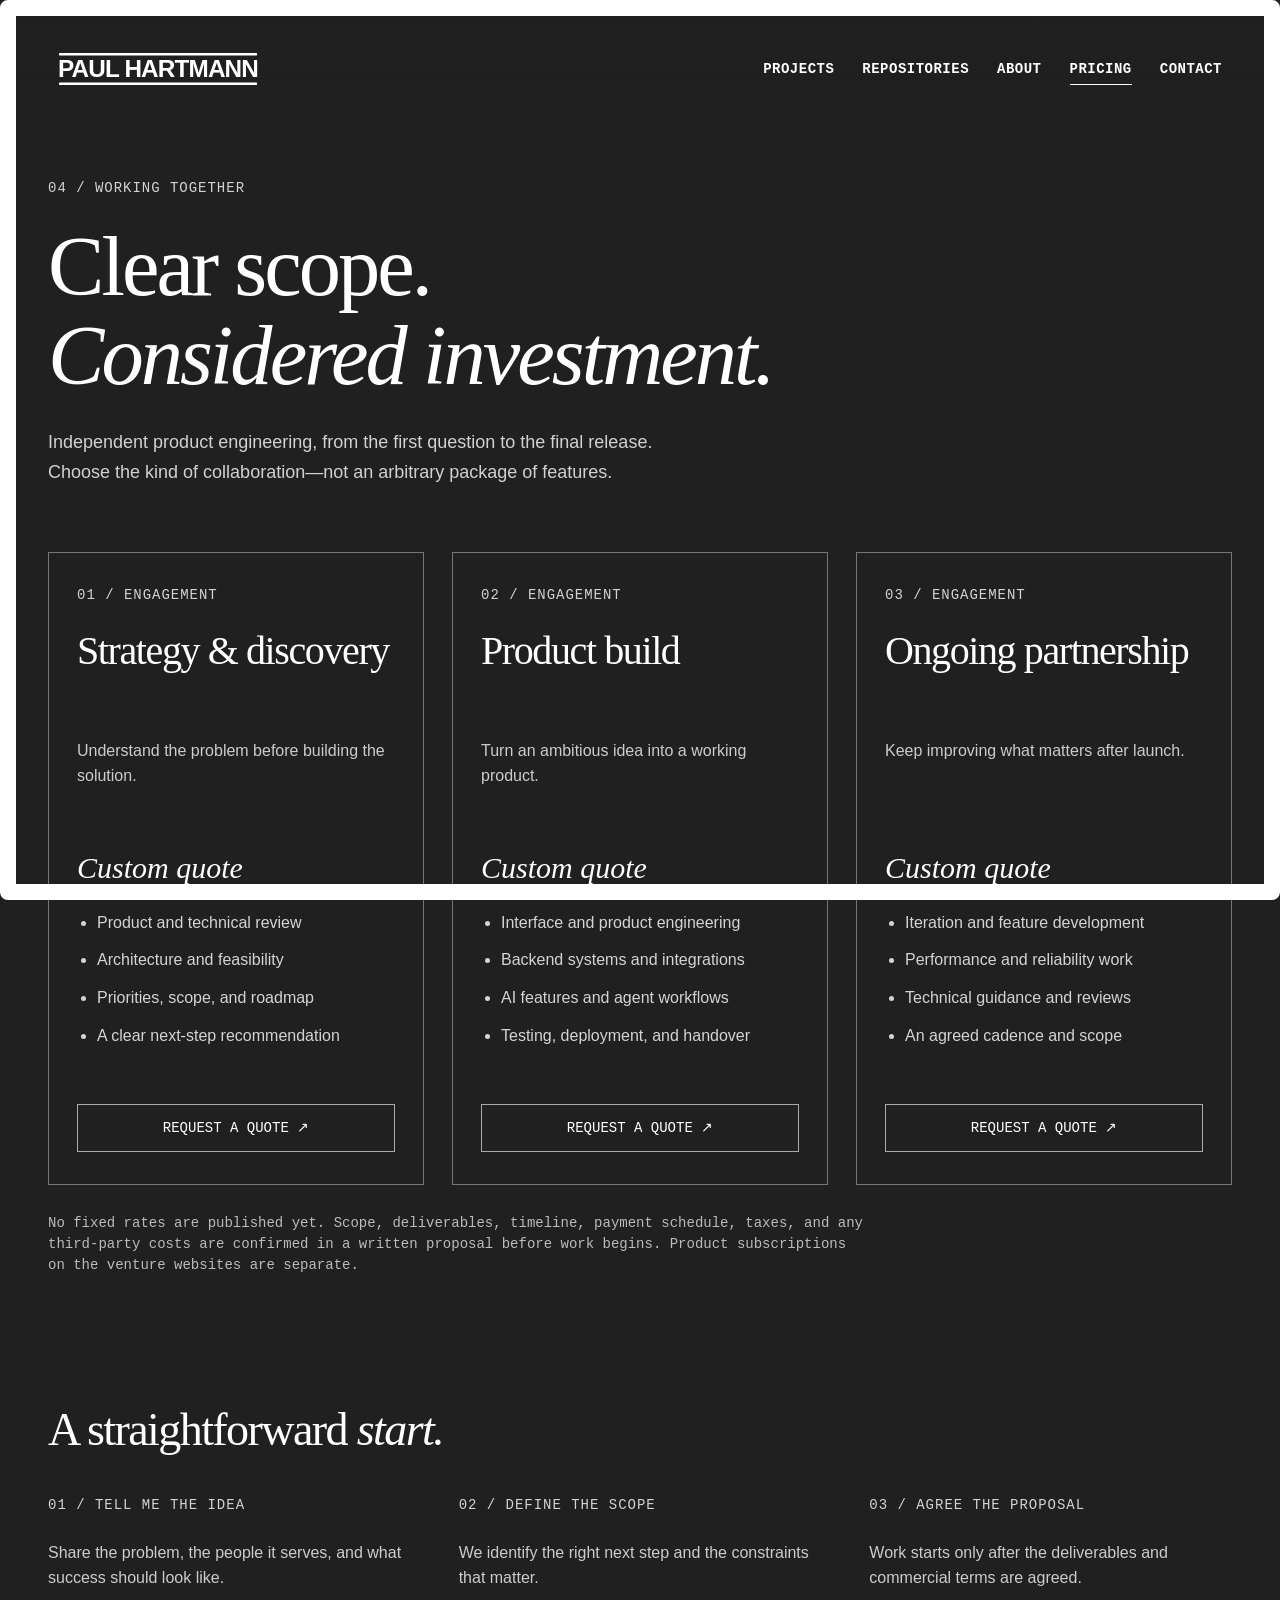
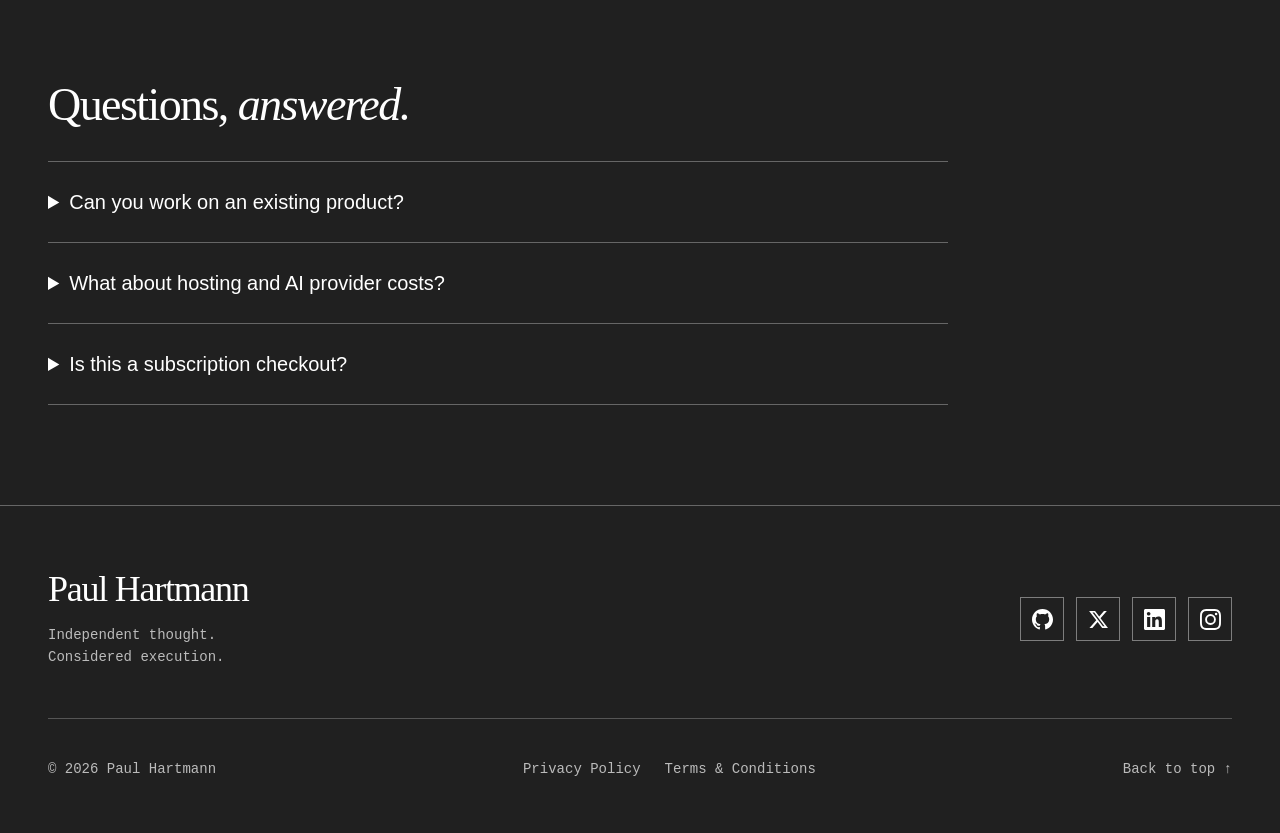
<file: pricing.html>
<!doctype html><html lang="en" id="top"><head><meta charset="utf-8"><meta name="viewport" content="width=device-width,initial-scale=1"><meta name="theme-color" content="#202020"><meta name="description" content="Paul Hartmann — software engineer, technology entrepreneur and AI innovator. Explore projects, repositories and engineering services."><title>Pricing — Paul Hartmann</title><link rel="icon" href="assets/favicon.svg" type="image/svg+xml"><link rel="stylesheet" href="style.css"><script src="app.js" defer></script></head><body class=""><a class="skip" href="#main">Skip to content</a><div class="frame" aria-hidden="true"></div><header class="site-header"><a class="logo" href="index.html" aria-label="Paul Hartmann home"><img src="assets/paul-hartmann-logo.svg" alt="PAUL HARTMANN" width="200" height="32"></a><nav class="desktop-nav" aria-label="Main navigation"><a href="projects.html">Projects</a><a href="repositories.html">Repositories</a><a href="about.html">About</a><a href="pricing.html" aria-current="page">Pricing</a><a href="contact.html">Contact</a></nav><button class="menu-button" aria-expanded="false" aria-controls="mobile-nav">Menu <span>+</span></button></header><nav class="mobile-nav" id="mobile-nav" aria-label="Mobile navigation" inert><a href="projects.html">Projects</a><a href="repositories.html">Repositories</a><a href="about.html">About</a><a href="pricing.html" aria-current="page">Pricing</a><a href="contact.html">Contact</a><a href="index.html">Home</a><div class="social-icons"><a href="https://github.com/coderxp1" target="_blank" rel="noopener noreferrer" aria-label="GitHub" title="GitHub"><svg aria-hidden="true" width="22" height="22" viewBox="0 0 24 24" fill="currentColor"><path d="M12 0c-6.626 0-12 5.373-12 12 0 5.302 3.438 9.8 8.207 11.387.599.111.793-.261.793-.577v-2.234c-3.338.726-4.033-1.416-4.033-1.416-.546-1.387-1.333-1.756-1.333-1.756-1.089-.745.083-.729.083-.729 1.205.084 1.839 1.237 1.839 1.237 1.07 1.834 2.807 1.304 3.492.997.107-.775.418-1.305.762-1.604-2.665-.305-5.467-1.334-5.467-5.931 0-1.311.469-2.381 1.236-3.221-.124-.303-.535-1.524.117-3.176 0 0 1.008-.322 3.301 1.23.957-.266 1.983-.399 3.003-.404 1.02.005 2.047.138 3.006.404 2.291-1.552 3.297-1.23 3.297-1.23.653 1.653.242 2.874.118 3.176.77.84 1.235 1.911 1.235 3.221 0 4.609-2.807 5.624-5.479 5.921.43.372.823 1.102.823 2.222v3.293c0 .319.192.694.801.576 4.765-1.589 8.199-6.086 8.199-11.386 0-6.627-5.373-12-12-12z"/></svg></a><a href="https://x.com/revprodev?s=21" target="_blank" rel="noopener noreferrer" aria-label="X (Twitter)" title="X (Twitter)"><svg aria-hidden="true" width="20" height="20" viewBox="0 0 24 24" fill="currentColor"><path d="M18.244 2.25h3.308l-7.227 8.26 8.502 11.24H16.17l-5.214-6.817L4.99 21.75H1.68l7.73-8.835L1.254 2.25H8.08l4.713 6.231zm-1.161 17.52h1.833L7.084 4.126H5.117z"/></svg></a><a href="https://www.linkedin.com/in/hartmanndev" target="_blank" rel="noopener noreferrer" aria-label="LinkedIn" title="LinkedIn"><svg aria-hidden="true" width="22" height="22" viewBox="0 0 24 24" fill="currentColor"><path d="M20.447 20.452h-3.554v-5.569c0-1.328-.027-3.037-1.852-3.037-1.853 0-2.136 1.445-2.136 2.939v5.667H9.351V9h3.414v1.561h.046c.477-.9 1.637-1.85 3.37-1.85 3.601 0 4.267 2.37 4.267 5.455v6.286zM5.337 7.433c-1.144 0-2.063-.926-2.063-2.065 0-1.138.92-2.063 2.063-2.063 1.14 0 2.064.925 2.064 2.063 0 1.139-.925 2.065-2.064 2.065zm1.782 13.019H3.555V9h3.564v11.452zM22.225 0H1.771C.792 0 0 .774 0 1.729v20.542C0 23.227.792 24 1.771 24h20.451C23.2 24 24 23.227 24 22.271V1.729C24 .774 23.2 0 22.222 0h.003z"/></svg></a><a href="https://www.instagram.com/jphartmann8" target="_blank" rel="noopener noreferrer" aria-label="Instagram" title="Instagram"><svg aria-hidden="true" width="22" height="22" viewBox="0 0 24 24" fill="currentColor"><path d="M12 2.163c3.204 0 3.584.012 4.85.07 3.252.148 4.771 1.691 4.919 4.919.058 1.265.069 1.645.069 4.849 0 3.205-.012 3.584-.069 4.849-.149 3.225-1.664 4.771-4.919 4.919-1.266.058-1.644.07-4.85.07-3.204 0-3.584-.012-4.849-.07-3.26-.149-4.771-1.699-4.919-4.92-.058-1.265-.07-1.644-.07-4.849 0-3.204.013-3.583.07-4.849.149-3.227 1.664-4.771 4.919-4.919 1.266-.057 1.645-.069 4.849-.069zM12 0C8.741 0 8.333.014 7.053.072 2.695.272.273 2.69.073 7.052.014 8.333 0 8.741 0 12c0 3.259.014 3.668.072 4.948.2 4.358 2.618 6.78 6.98 6.98C8.333 23.986 8.741 24 12 24c3.259 0 3.668-.014 4.948-.072 4.354-.2 6.782-2.618 6.979-6.98.059-1.28.073-1.689.073-4.948 0-3.259-.014-3.667-.072-4.947-.196-4.354-2.617-6.78-6.979-6.98C15.668.014 15.259 0 12 0zm0 5.838a6.162 6.162 0 100 12.324 6.162 6.162 0 000-12.324zM12 16a4 4 0 110-8 4 4 0 010 8zm6.406-11.845a1.44 1.44 0 100 2.881 1.44 1.44 0 000-2.881z"/></svg></a></div></nav><main id="main"><div class="page-intro shell reveal"><p class="eyebrow">04 / Working together</p><h1>Clear scope.<br><i>Considered investment.</i></h1><p class="intro-text">Independent product engineering, from the first question to the final release. Choose the kind of collaboration—not an arbitrary package of features.</p></div><section class="shell"><div class="pricing-grid"><article class="price-card reveal"><p class="eyebrow">01 / Engagement</p><h2>Strategy & discovery</h2><p>Understand the problem before building the solution.</p><p class="quote-label">Custom quote</p><ul><li>Product and technical review</li><li>Architecture and feasibility</li><li>Priorities, scope, and roadmap</li><li>A clear next-step recommendation</li></ul><a class="button-link" href="contact.html?engagement=01">Request a quote ↗</a></article><article class="price-card reveal"><p class="eyebrow">02 / Engagement</p><h2>Product build</h2><p>Turn an ambitious idea into a working product.</p><p class="quote-label">Custom quote</p><ul><li>Interface and product engineering</li><li>Backend systems and integrations</li><li>AI features and agent workflows</li><li>Testing, deployment, and handover</li></ul><a class="button-link" href="contact.html?engagement=02">Request a quote ↗</a></article><article class="price-card reveal"><p class="eyebrow">03 / Engagement</p><h2>Ongoing partnership</h2><p>Keep improving what matters after launch.</p><p class="quote-label">Custom quote</p><ul><li>Iteration and feature development</li><li>Performance and reliability work</li><li>Technical guidance and reviews</li><li>An agreed cadence and scope</li></ul><a class="button-link" href="contact.html?engagement=03">Request a quote ↗</a></article></div><p class="small-note">No fixed rates are published yet. Scope, deliverables, timeline, payment schedule, taxes, and any third-party costs are confirmed in a written proposal before work begins. Product subscriptions on the venture websites are separate.</p></section><section class="shell section-space"><div class="section-head"><h2>A straightforward <i>start.</i></h2></div><div class="process-grid"><div><p class="eyebrow">01 / Tell me the idea</p><p>Share the problem, the people it serves, and what success should look like.</p></div><div><p class="eyebrow">02 / Define the scope</p><p>We identify the right next step and the constraints that matter.</p></div><div><p class="eyebrow">03 / Agree the proposal</p><p>Work starts only after the deliverables and commercial terms are agreed.</p></div></div><div class="faq"><h2>Questions, <i>answered.</i></h2><details><summary>Can you work on an existing product?</summary><p>Yes. The starting point can be a technical review, an integration, an improvement, or a larger product evolution. The scope determines the proposal.</p></details><details><summary>What about hosting and AI provider costs?</summary><p>Hosting, domains, model usage, and other third-party services are identified separately in the proposal. Nothing here implies those costs are included.</p></details><details><summary>Is this a subscription checkout?</summary><p>No. This page introduces engineering services. There is no purchase, payment form, or automatic subscription on this portfolio.</p></details></div></section></main><footer class="site-footer"><div class="footer-top"><a class="footer-name" href="index.html">Paul Hartmann<span>Independent thought.<br>Considered execution.</span></a><div class="social-icons"><a href="https://github.com/coderxp1" target="_blank" rel="noopener noreferrer" aria-label="GitHub" title="GitHub"><svg aria-hidden="true" width="22" height="22" viewBox="0 0 24 24" fill="currentColor"><path d="M12 0c-6.626 0-12 5.373-12 12 0 5.302 3.438 9.8 8.207 11.387.599.111.793-.261.793-.577v-2.234c-3.338.726-4.033-1.416-4.033-1.416-.546-1.387-1.333-1.756-1.333-1.756-1.089-.745.083-.729.083-.729 1.205.084 1.839 1.237 1.839 1.237 1.07 1.834 2.807 1.304 3.492.997.107-.775.418-1.305.762-1.604-2.665-.305-5.467-1.334-5.467-5.931 0-1.311.469-2.381 1.236-3.221-.124-.303-.535-1.524.117-3.176 0 0 1.008-.322 3.301 1.23.957-.266 1.983-.399 3.003-.404 1.02.005 2.047.138 3.006.404 2.291-1.552 3.297-1.23 3.297-1.23.653 1.653.242 2.874.118 3.176.77.84 1.235 1.911 1.235 3.221 0 4.609-2.807 5.624-5.479 5.921.43.372.823 1.102.823 2.222v3.293c0 .319.192.694.801.576 4.765-1.589 8.199-6.086 8.199-11.386 0-6.627-5.373-12-12-12z"/></svg></a><a href="https://x.com/revprodev?s=21" target="_blank" rel="noopener noreferrer" aria-label="X (Twitter)" title="X (Twitter)"><svg aria-hidden="true" width="20" height="20" viewBox="0 0 24 24" fill="currentColor"><path d="M18.244 2.25h3.308l-7.227 8.26 8.502 11.24H16.17l-5.214-6.817L4.99 21.75H1.68l7.73-8.835L1.254 2.25H8.08l4.713 6.231zm-1.161 17.52h1.833L7.084 4.126H5.117z"/></svg></a><a href="https://www.linkedin.com/in/hartmanndev" target="_blank" rel="noopener noreferrer" aria-label="LinkedIn" title="LinkedIn"><svg aria-hidden="true" width="22" height="22" viewBox="0 0 24 24" fill="currentColor"><path d="M20.447 20.452h-3.554v-5.569c0-1.328-.027-3.037-1.852-3.037-1.853 0-2.136 1.445-2.136 2.939v5.667H9.351V9h3.414v1.561h.046c.477-.9 1.637-1.85 3.37-1.85 3.601 0 4.267 2.37 4.267 5.455v6.286zM5.337 7.433c-1.144 0-2.063-.926-2.063-2.065 0-1.138.92-2.063 2.063-2.063 1.14 0 2.064.925 2.064 2.063 0 1.139-.925 2.065-2.064 2.065zm1.782 13.019H3.555V9h3.564v11.452zM22.225 0H1.771C.792 0 0 .774 0 1.729v20.542C0 23.227.792 24 1.771 24h20.451C23.2 24 24 23.227 24 22.271V1.729C24 .774 23.2 0 22.222 0h.003z"/></svg></a><a href="https://www.instagram.com/jphartmann8" target="_blank" rel="noopener noreferrer" aria-label="Instagram" title="Instagram"><svg aria-hidden="true" width="22" height="22" viewBox="0 0 24 24" fill="currentColor"><path d="M12 2.163c3.204 0 3.584.012 4.85.07 3.252.148 4.771 1.691 4.919 4.919.058 1.265.069 1.645.069 4.849 0 3.205-.012 3.584-.069 4.849-.149 3.225-1.664 4.771-4.919 4.919-1.266.058-1.644.07-4.85.07-3.204 0-3.584-.012-4.849-.07-3.26-.149-4.771-1.699-4.919-4.92-.058-1.265-.07-1.644-.07-4.849 0-3.204.013-3.583.07-4.849.149-3.227 1.664-4.771 4.919-4.919 1.266-.057 1.645-.069 4.849-.069zM12 0C8.741 0 8.333.014 7.053.072 2.695.272.273 2.69.073 7.052.014 8.333 0 8.741 0 12c0 3.259.014 3.668.072 4.948.2 4.358 2.618 6.78 6.98 6.98C8.333 23.986 8.741 24 12 24c3.259 0 3.668-.014 4.948-.072 4.354-.2 6.782-2.618 6.979-6.98.059-1.28.073-1.689.073-4.948 0-3.259-.014-3.667-.072-4.947-.196-4.354-2.617-6.78-6.979-6.98C15.668.014 15.259 0 12 0zm0 5.838a6.162 6.162 0 100 12.324 6.162 6.162 0 000-12.324zM12 16a4 4 0 110-8 4 4 0 010 8zm6.406-11.845a1.44 1.44 0 100 2.881 1.44 1.44 0 000-2.881z"/></svg></a></div></div><div class="footer-bottom"><span>© 2026 Paul Hartmann</span><div><a href="privacy.html">Privacy Policy</a><a href="terms.html">Terms &amp; Conditions</a></div><a href="#top">Back to top ↑</a></div></footer></body></html>
</file>
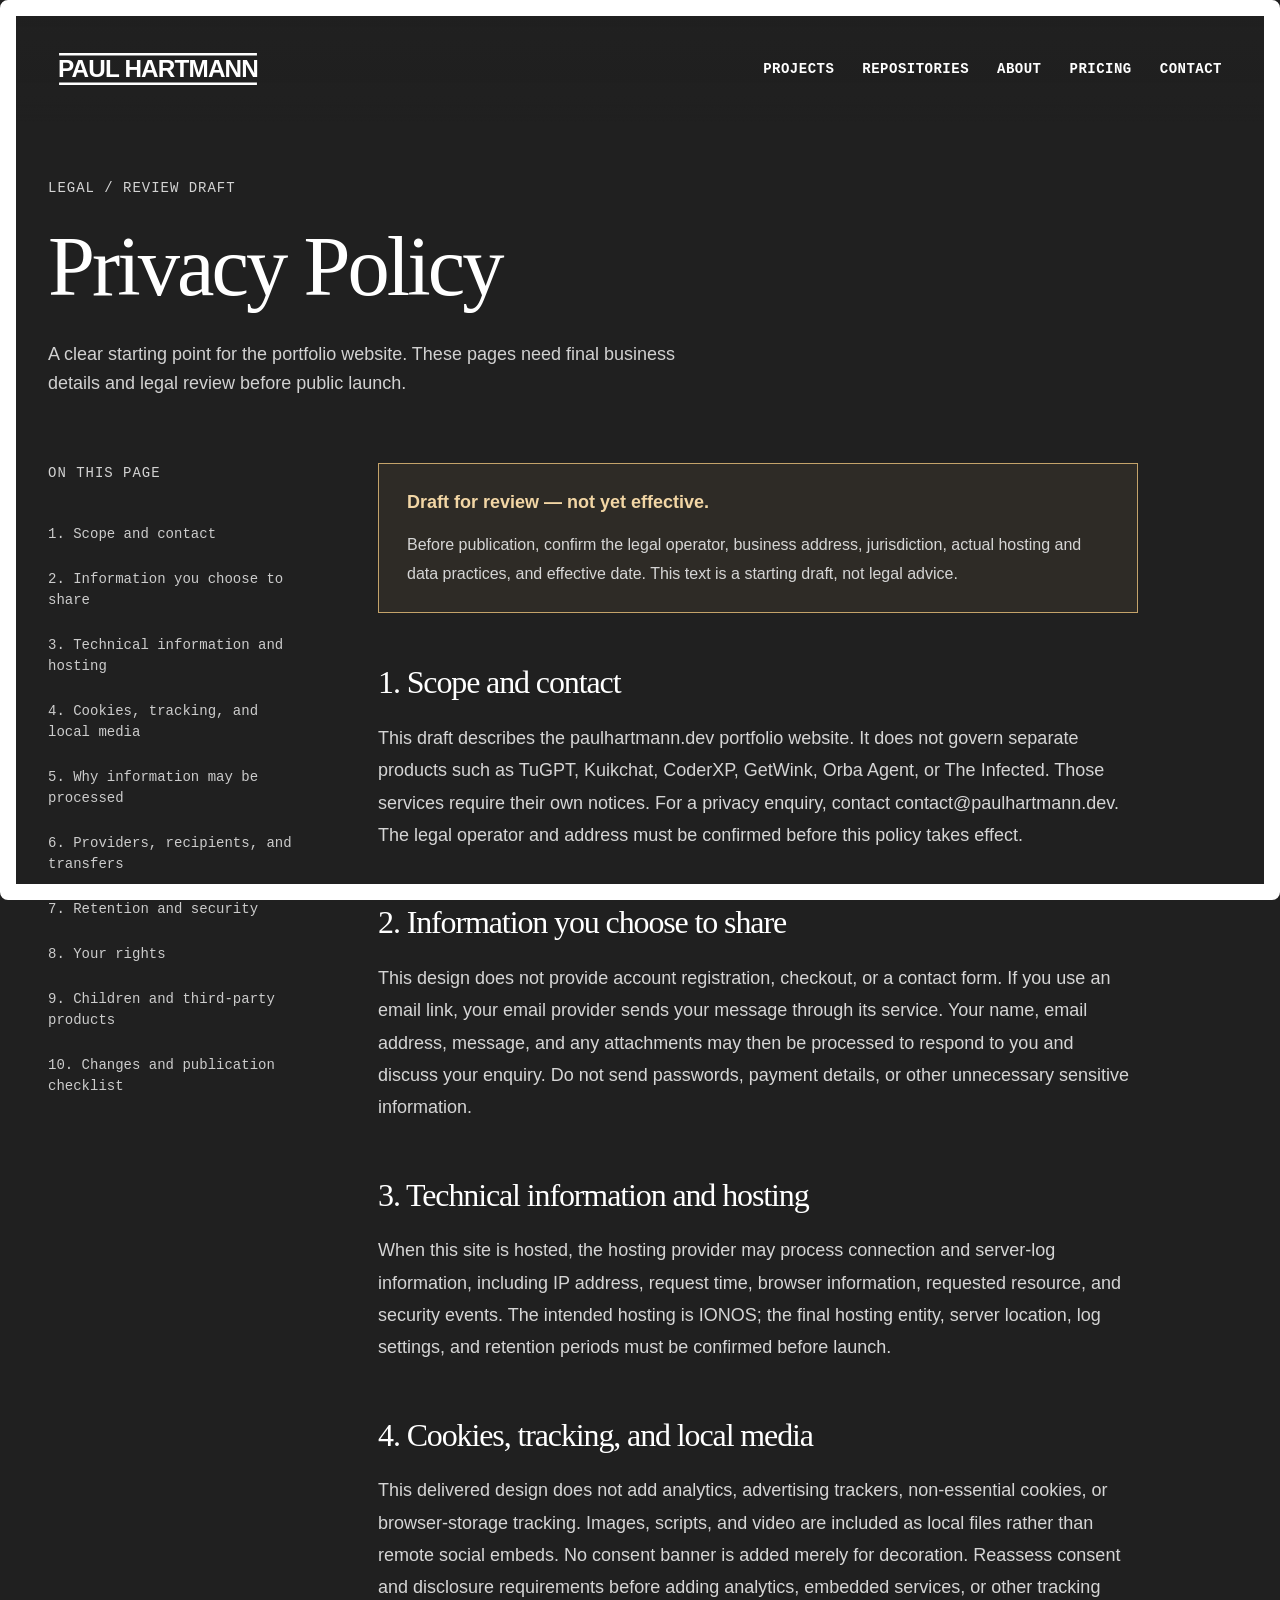
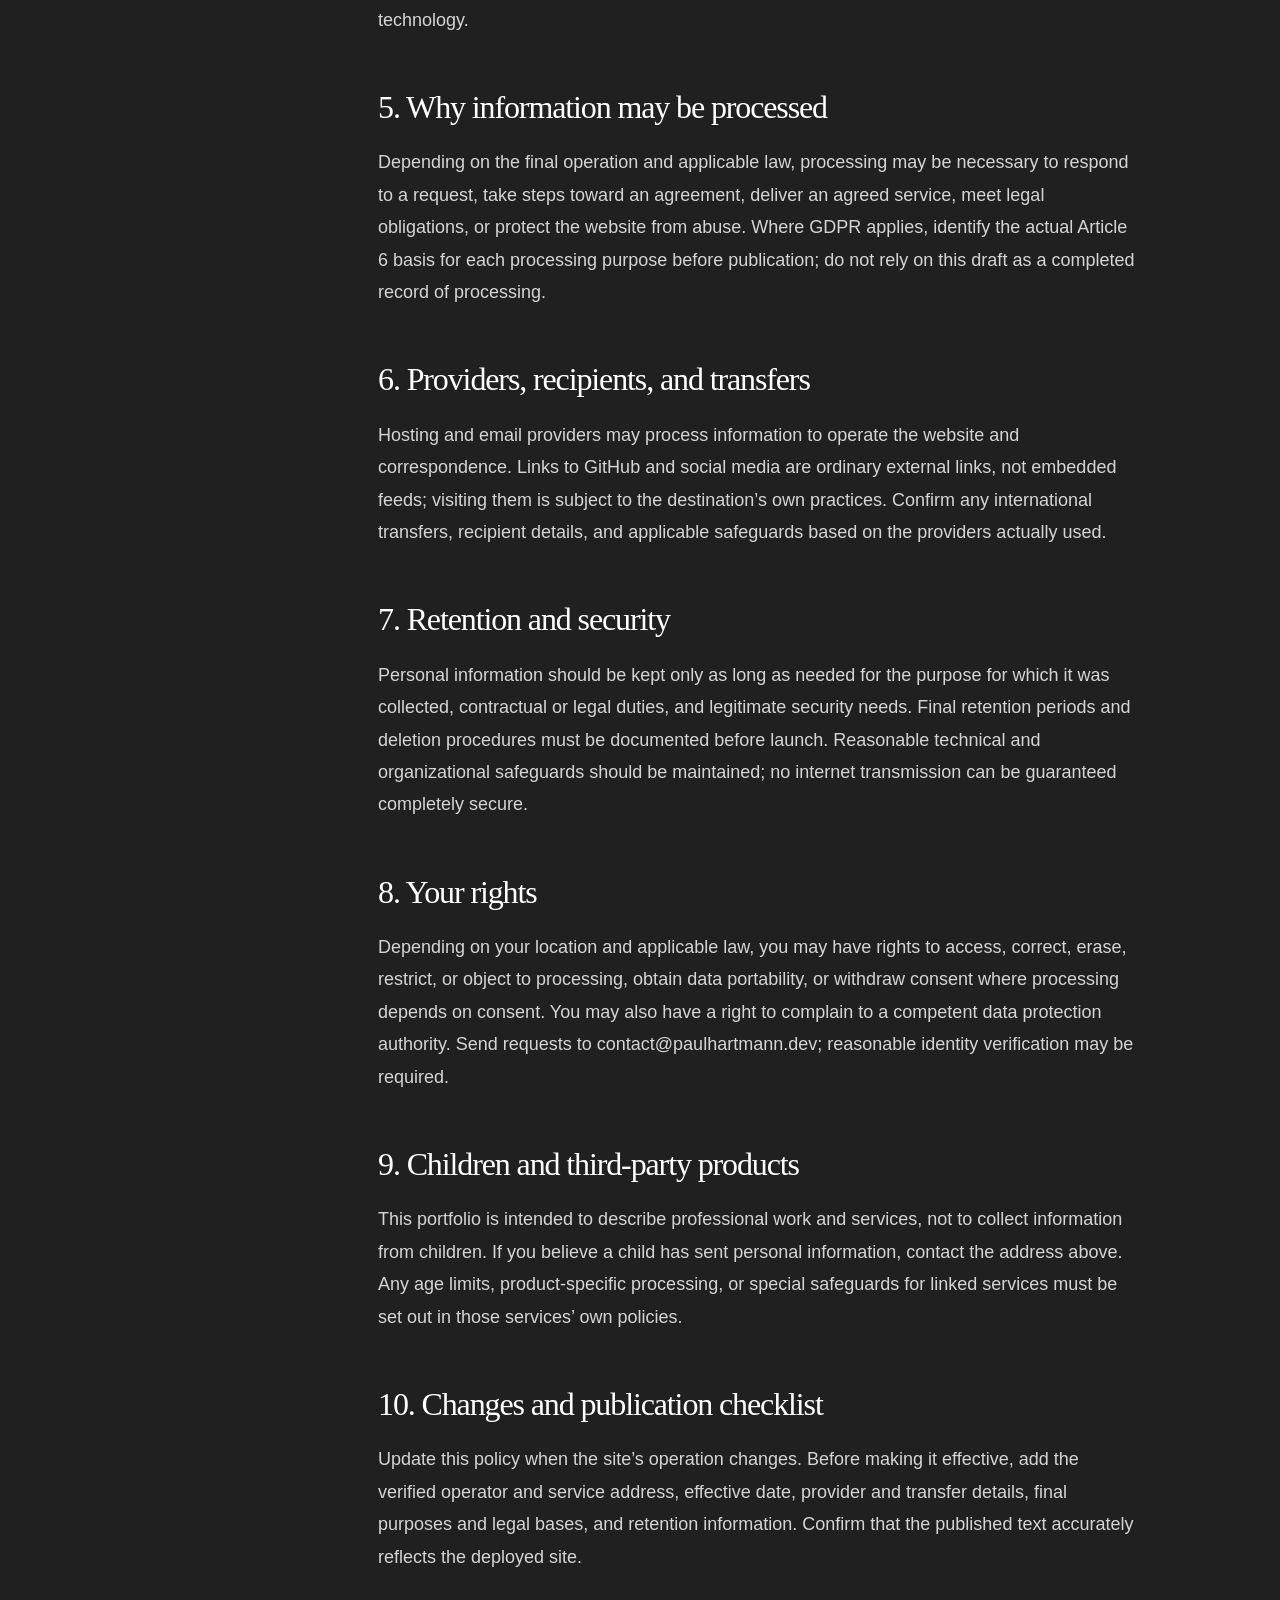
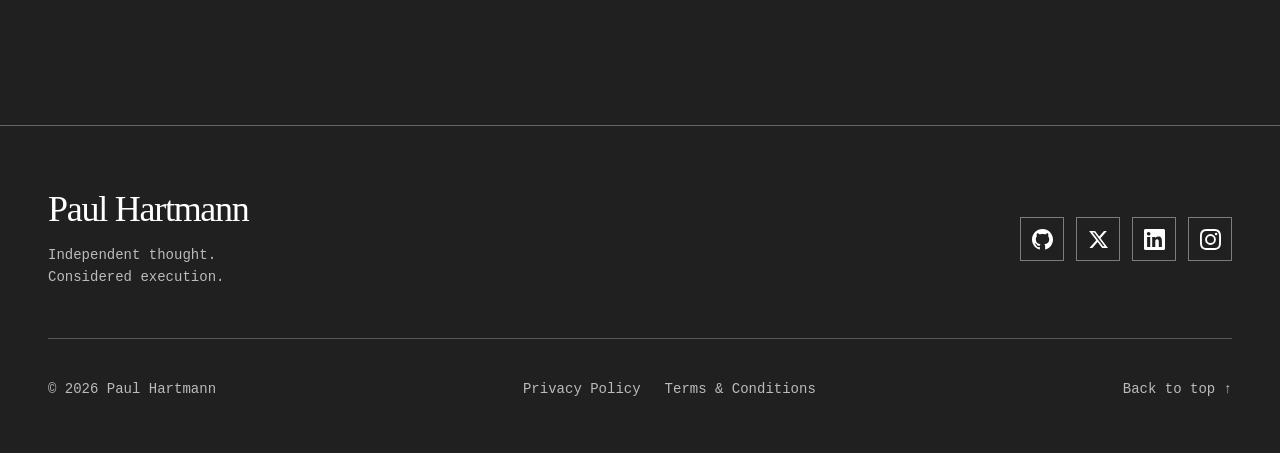
<file: privacy.html>
<!doctype html><html lang="en" id="top"><head><meta charset="utf-8"><meta name="viewport" content="width=device-width,initial-scale=1"><meta name="theme-color" content="#202020"><meta name="description" content="Paul Hartmann — software engineer, technology entrepreneur and AI innovator. Explore projects, repositories and engineering services."><title>Privacy Policy — Paul Hartmann</title><link rel="icon" href="assets/favicon.svg" type="image/svg+xml"><link rel="stylesheet" href="style.css"><script src="app.js" defer></script></head><body class=""><a class="skip" href="#main">Skip to content</a><div class="frame" aria-hidden="true"></div><header class="site-header"><a class="logo" href="index.html" aria-label="Paul Hartmann home"><img src="assets/paul-hartmann-logo.svg" alt="PAUL HARTMANN" width="200" height="32"></a><nav class="desktop-nav" aria-label="Main navigation"><a href="projects.html">Projects</a><a href="repositories.html">Repositories</a><a href="about.html">About</a><a href="pricing.html">Pricing</a><a href="contact.html">Contact</a></nav><button class="menu-button" aria-expanded="false" aria-controls="mobile-nav">Menu <span>+</span></button></header><nav class="mobile-nav" id="mobile-nav" aria-label="Mobile navigation" inert><a href="projects.html">Projects</a><a href="repositories.html">Repositories</a><a href="about.html">About</a><a href="pricing.html">Pricing</a><a href="contact.html">Contact</a><a href="index.html">Home</a><div class="social-icons"><a href="https://github.com/coderxp1" target="_blank" rel="noopener noreferrer" aria-label="GitHub" title="GitHub"><svg aria-hidden="true" width="22" height="22" viewBox="0 0 24 24" fill="currentColor"><path d="M12 0c-6.626 0-12 5.373-12 12 0 5.302 3.438 9.8 8.207 11.387.599.111.793-.261.793-.577v-2.234c-3.338.726-4.033-1.416-4.033-1.416-.546-1.387-1.333-1.756-1.333-1.756-1.089-.745.083-.729.083-.729 1.205.084 1.839 1.237 1.839 1.237 1.07 1.834 2.807 1.304 3.492.997.107-.775.418-1.305.762-1.604-2.665-.305-5.467-1.334-5.467-5.931 0-1.311.469-2.381 1.236-3.221-.124-.303-.535-1.524.117-3.176 0 0 1.008-.322 3.301 1.23.957-.266 1.983-.399 3.003-.404 1.02.005 2.047.138 3.006.404 2.291-1.552 3.297-1.23 3.297-1.23.653 1.653.242 2.874.118 3.176.77.84 1.235 1.911 1.235 3.221 0 4.609-2.807 5.624-5.479 5.921.43.372.823 1.102.823 2.222v3.293c0 .319.192.694.801.576 4.765-1.589 8.199-6.086 8.199-11.386 0-6.627-5.373-12-12-12z"/></svg></a><a href="https://x.com/revprodev?s=21" target="_blank" rel="noopener noreferrer" aria-label="X (Twitter)" title="X (Twitter)"><svg aria-hidden="true" width="20" height="20" viewBox="0 0 24 24" fill="currentColor"><path d="M18.244 2.25h3.308l-7.227 8.26 8.502 11.24H16.17l-5.214-6.817L4.99 21.75H1.68l7.73-8.835L1.254 2.25H8.08l4.713 6.231zm-1.161 17.52h1.833L7.084 4.126H5.117z"/></svg></a><a href="https://www.linkedin.com/in/hartmanndev" target="_blank" rel="noopener noreferrer" aria-label="LinkedIn" title="LinkedIn"><svg aria-hidden="true" width="22" height="22" viewBox="0 0 24 24" fill="currentColor"><path d="M20.447 20.452h-3.554v-5.569c0-1.328-.027-3.037-1.852-3.037-1.853 0-2.136 1.445-2.136 2.939v5.667H9.351V9h3.414v1.561h.046c.477-.9 1.637-1.85 3.37-1.85 3.601 0 4.267 2.37 4.267 5.455v6.286zM5.337 7.433c-1.144 0-2.063-.926-2.063-2.065 0-1.138.92-2.063 2.063-2.063 1.14 0 2.064.925 2.064 2.063 0 1.139-.925 2.065-2.064 2.065zm1.782 13.019H3.555V9h3.564v11.452zM22.225 0H1.771C.792 0 0 .774 0 1.729v20.542C0 23.227.792 24 1.771 24h20.451C23.2 24 24 23.227 24 22.271V1.729C24 .774 23.2 0 22.222 0h.003z"/></svg></a><a href="https://www.instagram.com/jphartmann8" target="_blank" rel="noopener noreferrer" aria-label="Instagram" title="Instagram"><svg aria-hidden="true" width="22" height="22" viewBox="0 0 24 24" fill="currentColor"><path d="M12 2.163c3.204 0 3.584.012 4.85.07 3.252.148 4.771 1.691 4.919 4.919.058 1.265.069 1.645.069 4.849 0 3.205-.012 3.584-.069 4.849-.149 3.225-1.664 4.771-4.919 4.919-1.266.058-1.644.07-4.85.07-3.204 0-3.584-.012-4.849-.07-3.26-.149-4.771-1.699-4.919-4.92-.058-1.265-.07-1.644-.07-4.849 0-3.204.013-3.583.07-4.849.149-3.227 1.664-4.771 4.919-4.919 1.266-.057 1.645-.069 4.849-.069zM12 0C8.741 0 8.333.014 7.053.072 2.695.272.273 2.69.073 7.052.014 8.333 0 8.741 0 12c0 3.259.014 3.668.072 4.948.2 4.358 2.618 6.78 6.98 6.98C8.333 23.986 8.741 24 12 24c3.259 0 3.668-.014 4.948-.072 4.354-.2 6.782-2.618 6.979-6.98.059-1.28.073-1.689.073-4.948 0-3.259-.014-3.667-.072-4.947-.196-4.354-2.617-6.78-6.979-6.98C15.668.014 15.259 0 12 0zm0 5.838a6.162 6.162 0 100 12.324 6.162 6.162 0 000-12.324zM12 16a4 4 0 110-8 4 4 0 010 8zm6.406-11.845a1.44 1.44 0 100 2.881 1.44 1.44 0 000-2.881z"/></svg></a></div></nav><main id="main"><div class="page-intro shell reveal"><p class="eyebrow">Legal / Review draft</p><h1>Privacy Policy</h1><p class="intro-text">A clear starting point for the portfolio website. These pages need final business details and legal review before public launch.</p></div><div class="shell legal-layout"><aside><p class="eyebrow">On this page</p><a href="#section-0">1. Scope and contact</a><a href="#section-1">2. Information you choose to share</a><a href="#section-2">3. Technical information and hosting</a><a href="#section-3">4. Cookies, tracking, and local media</a><a href="#section-4">5. Why information may be processed</a><a href="#section-5">6. Providers, recipients, and transfers</a><a href="#section-6">7. Retention and security</a><a href="#section-7">8. Your rights</a><a href="#section-8">9. Children and third-party products</a><a href="#section-9">10. Changes and publication checklist</a></aside><article class="prose"><div class="legal-notice"><strong>Draft for review — not yet effective.</strong><p>Before publication, confirm the legal operator, business address, jurisdiction, actual hosting and data practices, and effective date. This text is a starting draft, not legal advice.</p></div><section id="section-0"><h2>1. Scope and contact</h2><p>This draft describes the paulhartmann.dev portfolio website. It does not govern separate products such as TuGPT, Kuikchat, CoderXP, GetWink, Orba Agent, or The Infected. Those services require their own notices. For a privacy enquiry, contact contact@paulhartmann.dev. The legal operator and address must be confirmed before this policy takes effect.</p></section><section id="section-1"><h2>2. Information you choose to share</h2><p>This design does not provide account registration, checkout, or a contact form. If you use an email link, your email provider sends your message through its service. Your name, email address, message, and any attachments may then be processed to respond to you and discuss your enquiry. Do not send passwords, payment details, or other unnecessary sensitive information.</p></section><section id="section-2"><h2>3. Technical information and hosting</h2><p>When this site is hosted, the hosting provider may process connection and server-log information, including IP address, request time, browser information, requested resource, and security events. The intended hosting is IONOS; the final hosting entity, server location, log settings, and retention periods must be confirmed before launch.</p></section><section id="section-3"><h2>4. Cookies, tracking, and local media</h2><p>This delivered design does not add analytics, advertising trackers, non-essential cookies, or browser-storage tracking. Images, scripts, and video are included as local files rather than remote social embeds. No consent banner is added merely for decoration. Reassess consent and disclosure requirements before adding analytics, embedded services, or other tracking technology.</p></section><section id="section-4"><h2>5. Why information may be processed</h2><p>Depending on the final operation and applicable law, processing may be necessary to respond to a request, take steps toward an agreement, deliver an agreed service, meet legal obligations, or protect the website from abuse. Where GDPR applies, identify the actual Article 6 basis for each processing purpose before publication; do not rely on this draft as a completed record of processing.</p></section><section id="section-5"><h2>6. Providers, recipients, and transfers</h2><p>Hosting and email providers may process information to operate the website and correspondence. Links to GitHub and social media are ordinary external links, not embedded feeds; visiting them is subject to the destination’s own practices. Confirm any international transfers, recipient details, and applicable safeguards based on the providers actually used.</p></section><section id="section-6"><h2>7. Retention and security</h2><p>Personal information should be kept only as long as needed for the purpose for which it was collected, contractual or legal duties, and legitimate security needs. Final retention periods and deletion procedures must be documented before launch. Reasonable technical and organizational safeguards should be maintained; no internet transmission can be guaranteed completely secure.</p></section><section id="section-7"><h2>8. Your rights</h2><p>Depending on your location and applicable law, you may have rights to access, correct, erase, restrict, or object to processing, obtain data portability, or withdraw consent where processing depends on consent. You may also have a right to complain to a competent data protection authority. Send requests to contact@paulhartmann.dev; reasonable identity verification may be required.</p></section><section id="section-8"><h2>9. Children and third-party products</h2><p>This portfolio is intended to describe professional work and services, not to collect information from children. If you believe a child has sent personal information, contact the address above. Any age limits, product-specific processing, or special safeguards for linked services must be set out in those services’ own policies.</p></section><section id="section-9"><h2>10. Changes and publication checklist</h2><p>Update this policy when the site’s operation changes. Before making it effective, add the verified operator and service address, effective date, provider and transfer details, final purposes and legal bases, and retention information. Confirm that the published text accurately reflects the deployed site.</p></section></article></div></main><footer class="site-footer"><div class="footer-top"><a class="footer-name" href="index.html">Paul Hartmann<span>Independent thought.<br>Considered execution.</span></a><div class="social-icons"><a href="https://github.com/coderxp1" target="_blank" rel="noopener noreferrer" aria-label="GitHub" title="GitHub"><svg aria-hidden="true" width="22" height="22" viewBox="0 0 24 24" fill="currentColor"><path d="M12 0c-6.626 0-12 5.373-12 12 0 5.302 3.438 9.8 8.207 11.387.599.111.793-.261.793-.577v-2.234c-3.338.726-4.033-1.416-4.033-1.416-.546-1.387-1.333-1.756-1.333-1.756-1.089-.745.083-.729.083-.729 1.205.084 1.839 1.237 1.839 1.237 1.07 1.834 2.807 1.304 3.492.997.107-.775.418-1.305.762-1.604-2.665-.305-5.467-1.334-5.467-5.931 0-1.311.469-2.381 1.236-3.221-.124-.303-.535-1.524.117-3.176 0 0 1.008-.322 3.301 1.23.957-.266 1.983-.399 3.003-.404 1.02.005 2.047.138 3.006.404 2.291-1.552 3.297-1.23 3.297-1.23.653 1.653.242 2.874.118 3.176.77.84 1.235 1.911 1.235 3.221 0 4.609-2.807 5.624-5.479 5.921.43.372.823 1.102.823 2.222v3.293c0 .319.192.694.801.576 4.765-1.589 8.199-6.086 8.199-11.386 0-6.627-5.373-12-12-12z"/></svg></a><a href="https://x.com/revprodev?s=21" target="_blank" rel="noopener noreferrer" aria-label="X (Twitter)" title="X (Twitter)"><svg aria-hidden="true" width="20" height="20" viewBox="0 0 24 24" fill="currentColor"><path d="M18.244 2.25h3.308l-7.227 8.26 8.502 11.24H16.17l-5.214-6.817L4.99 21.75H1.68l7.73-8.835L1.254 2.25H8.08l4.713 6.231zm-1.161 17.52h1.833L7.084 4.126H5.117z"/></svg></a><a href="https://www.linkedin.com/in/hartmanndev" target="_blank" rel="noopener noreferrer" aria-label="LinkedIn" title="LinkedIn"><svg aria-hidden="true" width="22" height="22" viewBox="0 0 24 24" fill="currentColor"><path d="M20.447 20.452h-3.554v-5.569c0-1.328-.027-3.037-1.852-3.037-1.853 0-2.136 1.445-2.136 2.939v5.667H9.351V9h3.414v1.561h.046c.477-.9 1.637-1.85 3.37-1.85 3.601 0 4.267 2.37 4.267 5.455v6.286zM5.337 7.433c-1.144 0-2.063-.926-2.063-2.065 0-1.138.92-2.063 2.063-2.063 1.14 0 2.064.925 2.064 2.063 0 1.139-.925 2.065-2.064 2.065zm1.782 13.019H3.555V9h3.564v11.452zM22.225 0H1.771C.792 0 0 .774 0 1.729v20.542C0 23.227.792 24 1.771 24h20.451C23.2 24 24 23.227 24 22.271V1.729C24 .774 23.2 0 22.222 0h.003z"/></svg></a><a href="https://www.instagram.com/jphartmann8" target="_blank" rel="noopener noreferrer" aria-label="Instagram" title="Instagram"><svg aria-hidden="true" width="22" height="22" viewBox="0 0 24 24" fill="currentColor"><path d="M12 2.163c3.204 0 3.584.012 4.85.07 3.252.148 4.771 1.691 4.919 4.919.058 1.265.069 1.645.069 4.849 0 3.205-.012 3.584-.069 4.849-.149 3.225-1.664 4.771-4.919 4.919-1.266.058-1.644.07-4.85.07-3.204 0-3.584-.012-4.849-.07-3.26-.149-4.771-1.699-4.919-4.92-.058-1.265-.07-1.644-.07-4.849 0-3.204.013-3.583.07-4.849.149-3.227 1.664-4.771 4.919-4.919 1.266-.057 1.645-.069 4.849-.069zM12 0C8.741 0 8.333.014 7.053.072 2.695.272.273 2.69.073 7.052.014 8.333 0 8.741 0 12c0 3.259.014 3.668.072 4.948.2 4.358 2.618 6.78 6.98 6.98C8.333 23.986 8.741 24 12 24c3.259 0 3.668-.014 4.948-.072 4.354-.2 6.782-2.618 6.979-6.98.059-1.28.073-1.689.073-4.948 0-3.259-.014-3.667-.072-4.947-.196-4.354-2.617-6.78-6.979-6.98C15.668.014 15.259 0 12 0zm0 5.838a6.162 6.162 0 100 12.324 6.162 6.162 0 000-12.324zM12 16a4 4 0 110-8 4 4 0 010 8zm6.406-11.845a1.44 1.44 0 100 2.881 1.44 1.44 0 000-2.881z"/></svg></a></div></div><div class="footer-bottom"><span>© 2026 Paul Hartmann</span><div><a href="privacy.html">Privacy Policy</a><a href="terms.html">Terms &amp; Conditions</a></div><a href="#top">Back to top ↑</a></div></footer></body></html>
</file>
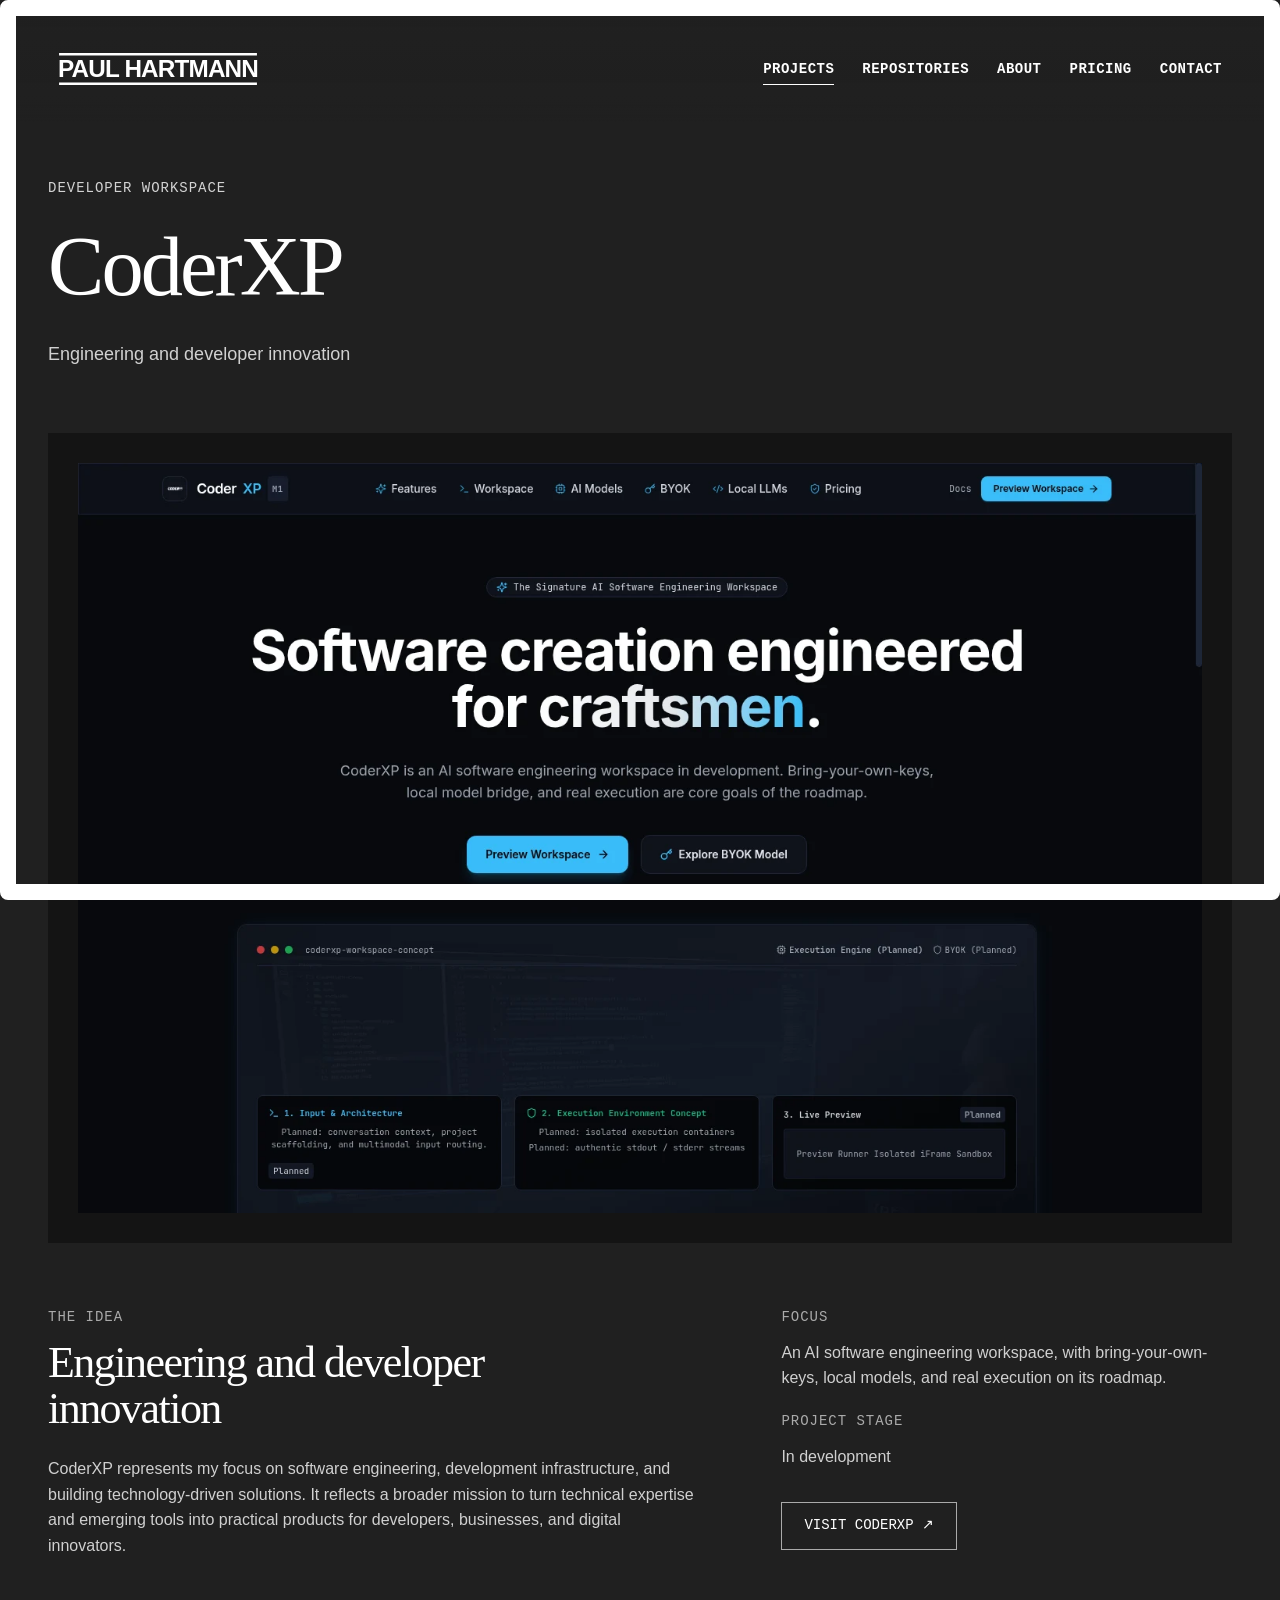
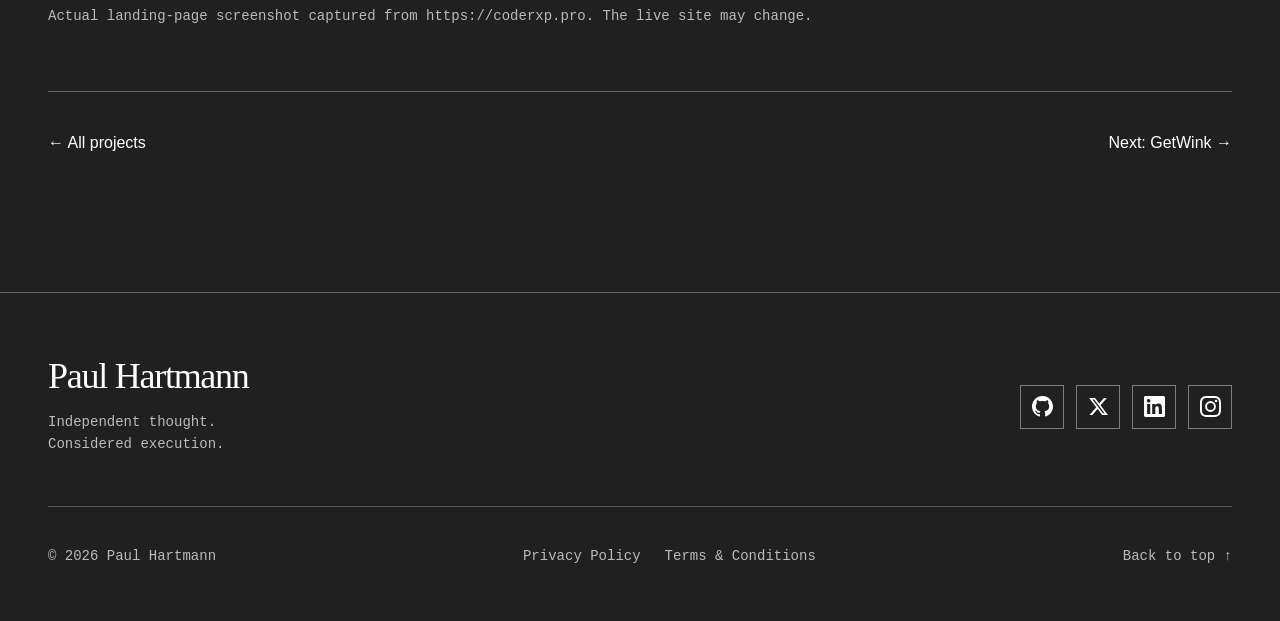
<file: project-coderxp.html>
<!doctype html><html lang="en" id="top"><head><meta charset="utf-8"><meta name="viewport" content="width=device-width,initial-scale=1"><meta name="theme-color" content="#202020"><meta name="description" content="Paul Hartmann — software engineer, technology entrepreneur and AI innovator. Explore projects, repositories and engineering services."><title>CoderXP — Paul Hartmann</title><link rel="icon" href="assets/favicon.svg" type="image/svg+xml"><link rel="stylesheet" href="style.css"><script src="app.js" defer></script></head><body class=""><a class="skip" href="#main">Skip to content</a><div class="frame" aria-hidden="true"></div><header class="site-header"><a class="logo" href="index.html" aria-label="Paul Hartmann home"><img src="assets/paul-hartmann-logo.svg" alt="PAUL HARTMANN" width="200" height="32"></a><nav class="desktop-nav" aria-label="Main navigation"><a href="projects.html" aria-current="page">Projects</a><a href="repositories.html">Repositories</a><a href="about.html">About</a><a href="pricing.html">Pricing</a><a href="contact.html">Contact</a></nav><button class="menu-button" aria-expanded="false" aria-controls="mobile-nav">Menu <span>+</span></button></header><nav class="mobile-nav" id="mobile-nav" aria-label="Mobile navigation" inert><a href="projects.html" aria-current="page">Projects</a><a href="repositories.html">Repositories</a><a href="about.html">About</a><a href="pricing.html">Pricing</a><a href="contact.html">Contact</a><a href="index.html">Home</a><div class="social-icons"><a href="https://github.com/coderxp1" target="_blank" rel="noopener noreferrer" aria-label="GitHub" title="GitHub"><svg aria-hidden="true" width="22" height="22" viewBox="0 0 24 24" fill="currentColor"><path d="M12 0c-6.626 0-12 5.373-12 12 0 5.302 3.438 9.8 8.207 11.387.599.111.793-.261.793-.577v-2.234c-3.338.726-4.033-1.416-4.033-1.416-.546-1.387-1.333-1.756-1.333-1.756-1.089-.745.083-.729.083-.729 1.205.084 1.839 1.237 1.839 1.237 1.07 1.834 2.807 1.304 3.492.997.107-.775.418-1.305.762-1.604-2.665-.305-5.467-1.334-5.467-5.931 0-1.311.469-2.381 1.236-3.221-.124-.303-.535-1.524.117-3.176 0 0 1.008-.322 3.301 1.23.957-.266 1.983-.399 3.003-.404 1.02.005 2.047.138 3.006.404 2.291-1.552 3.297-1.23 3.297-1.23.653 1.653.242 2.874.118 3.176.77.84 1.235 1.911 1.235 3.221 0 4.609-2.807 5.624-5.479 5.921.43.372.823 1.102.823 2.222v3.293c0 .319.192.694.801.576 4.765-1.589 8.199-6.086 8.199-11.386 0-6.627-5.373-12-12-12z"/></svg></a><a href="https://x.com/revprodev?s=21" target="_blank" rel="noopener noreferrer" aria-label="X (Twitter)" title="X (Twitter)"><svg aria-hidden="true" width="20" height="20" viewBox="0 0 24 24" fill="currentColor"><path d="M18.244 2.25h3.308l-7.227 8.26 8.502 11.24H16.17l-5.214-6.817L4.99 21.75H1.68l7.73-8.835L1.254 2.25H8.08l4.713 6.231zm-1.161 17.52h1.833L7.084 4.126H5.117z"/></svg></a><a href="https://www.linkedin.com/in/hartmanndev" target="_blank" rel="noopener noreferrer" aria-label="LinkedIn" title="LinkedIn"><svg aria-hidden="true" width="22" height="22" viewBox="0 0 24 24" fill="currentColor"><path d="M20.447 20.452h-3.554v-5.569c0-1.328-.027-3.037-1.852-3.037-1.853 0-2.136 1.445-2.136 2.939v5.667H9.351V9h3.414v1.561h.046c.477-.9 1.637-1.85 3.37-1.85 3.601 0 4.267 2.37 4.267 5.455v6.286zM5.337 7.433c-1.144 0-2.063-.926-2.063-2.065 0-1.138.92-2.063 2.063-2.063 1.14 0 2.064.925 2.064 2.063 0 1.139-.925 2.065-2.064 2.065zm1.782 13.019H3.555V9h3.564v11.452zM22.225 0H1.771C.792 0 0 .774 0 1.729v20.542C0 23.227.792 24 1.771 24h20.451C23.2 24 24 23.227 24 22.271V1.729C24 .774 23.2 0 22.222 0h.003z"/></svg></a><a href="https://www.instagram.com/jphartmann8" target="_blank" rel="noopener noreferrer" aria-label="Instagram" title="Instagram"><svg aria-hidden="true" width="22" height="22" viewBox="0 0 24 24" fill="currentColor"><path d="M12 2.163c3.204 0 3.584.012 4.85.07 3.252.148 4.771 1.691 4.919 4.919.058 1.265.069 1.645.069 4.849 0 3.205-.012 3.584-.069 4.849-.149 3.225-1.664 4.771-4.919 4.919-1.266.058-1.644.07-4.85.07-3.204 0-3.584-.012-4.849-.07-3.26-.149-4.771-1.699-4.919-4.92-.058-1.265-.07-1.644-.07-4.849 0-3.204.013-3.583.07-4.849.149-3.227 1.664-4.771 4.919-4.919 1.266-.057 1.645-.069 4.849-.069zM12 0C8.741 0 8.333.014 7.053.072 2.695.272.273 2.69.073 7.052.014 8.333 0 8.741 0 12c0 3.259.014 3.668.072 4.948.2 4.358 2.618 6.78 6.98 6.98C8.333 23.986 8.741 24 12 24c3.259 0 3.668-.014 4.948-.072 4.354-.2 6.782-2.618 6.979-6.98.059-1.28.073-1.689.073-4.948 0-3.259-.014-3.667-.072-4.947-.196-4.354-2.617-6.78-6.979-6.98C15.668.014 15.259 0 12 0zm0 5.838a6.162 6.162 0 100 12.324 6.162 6.162 0 000-12.324zM12 16a4 4 0 110-8 4 4 0 010 8zm6.406-11.845a1.44 1.44 0 100 2.881 1.44 1.44 0 000-2.881z"/></svg></a></div></nav><main id="main"><div class="page-intro shell reveal"><p class="eyebrow">Developer workspace</p><h1>CoderXP</h1><p class="intro-text">Engineering and developer innovation</p></div><section class="shell detail"><div class="detail-capture"><img src="assets/project-coderxp.webp" alt="Screenshot of the CoderXP website" loading="eager" width="1440" height="960"></div><div class="detail-info"><div><p class="eyebrow">The idea</p><h2>Engineering and developer innovation</h2><p>CoderXP represents my focus on software engineering, development infrastructure, and building technology-driven solutions. It reflects a broader mission to turn technical expertise and emerging tools into practical products for developers, businesses, and digital innovators.</p></div><aside><p class="eyebrow">Focus</p><p>An AI software engineering workspace, with bring-your-own-keys, local models, and real execution on its roadmap.</p><p class="eyebrow">Project stage</p><p>In development</p><a class="button-link" href="https://coderxp.pro" target="_blank" rel="noopener noreferrer">Visit CoderXP ↗</a></aside></div><p class="small-note">Actual landing-page screenshot captured from https://coderxp.pro. The live site may change.</p><nav class="project-next" aria-label="Project navigation"><a href="projects.html">← All projects</a><a href="project-getwink.html">Next: GetWink →</a></nav></section></main><footer class="site-footer"><div class="footer-top"><a class="footer-name" href="index.html">Paul Hartmann<span>Independent thought.<br>Considered execution.</span></a><div class="social-icons"><a href="https://github.com/coderxp1" target="_blank" rel="noopener noreferrer" aria-label="GitHub" title="GitHub"><svg aria-hidden="true" width="22" height="22" viewBox="0 0 24 24" fill="currentColor"><path d="M12 0c-6.626 0-12 5.373-12 12 0 5.302 3.438 9.8 8.207 11.387.599.111.793-.261.793-.577v-2.234c-3.338.726-4.033-1.416-4.033-1.416-.546-1.387-1.333-1.756-1.333-1.756-1.089-.745.083-.729.083-.729 1.205.084 1.839 1.237 1.839 1.237 1.07 1.834 2.807 1.304 3.492.997.107-.775.418-1.305.762-1.604-2.665-.305-5.467-1.334-5.467-5.931 0-1.311.469-2.381 1.236-3.221-.124-.303-.535-1.524.117-3.176 0 0 1.008-.322 3.301 1.23.957-.266 1.983-.399 3.003-.404 1.02.005 2.047.138 3.006.404 2.291-1.552 3.297-1.23 3.297-1.23.653 1.653.242 2.874.118 3.176.77.84 1.235 1.911 1.235 3.221 0 4.609-2.807 5.624-5.479 5.921.43.372.823 1.102.823 2.222v3.293c0 .319.192.694.801.576 4.765-1.589 8.199-6.086 8.199-11.386 0-6.627-5.373-12-12-12z"/></svg></a><a href="https://x.com/revprodev?s=21" target="_blank" rel="noopener noreferrer" aria-label="X (Twitter)" title="X (Twitter)"><svg aria-hidden="true" width="20" height="20" viewBox="0 0 24 24" fill="currentColor"><path d="M18.244 2.25h3.308l-7.227 8.26 8.502 11.24H16.17l-5.214-6.817L4.99 21.75H1.68l7.73-8.835L1.254 2.25H8.08l4.713 6.231zm-1.161 17.52h1.833L7.084 4.126H5.117z"/></svg></a><a href="https://www.linkedin.com/in/hartmanndev" target="_blank" rel="noopener noreferrer" aria-label="LinkedIn" title="LinkedIn"><svg aria-hidden="true" width="22" height="22" viewBox="0 0 24 24" fill="currentColor"><path d="M20.447 20.452h-3.554v-5.569c0-1.328-.027-3.037-1.852-3.037-1.853 0-2.136 1.445-2.136 2.939v5.667H9.351V9h3.414v1.561h.046c.477-.9 1.637-1.85 3.37-1.85 3.601 0 4.267 2.37 4.267 5.455v6.286zM5.337 7.433c-1.144 0-2.063-.926-2.063-2.065 0-1.138.92-2.063 2.063-2.063 1.14 0 2.064.925 2.064 2.063 0 1.139-.925 2.065-2.064 2.065zm1.782 13.019H3.555V9h3.564v11.452zM22.225 0H1.771C.792 0 0 .774 0 1.729v20.542C0 23.227.792 24 1.771 24h20.451C23.2 24 24 23.227 24 22.271V1.729C24 .774 23.2 0 22.222 0h.003z"/></svg></a><a href="https://www.instagram.com/jphartmann8" target="_blank" rel="noopener noreferrer" aria-label="Instagram" title="Instagram"><svg aria-hidden="true" width="22" height="22" viewBox="0 0 24 24" fill="currentColor"><path d="M12 2.163c3.204 0 3.584.012 4.85.07 3.252.148 4.771 1.691 4.919 4.919.058 1.265.069 1.645.069 4.849 0 3.205-.012 3.584-.069 4.849-.149 3.225-1.664 4.771-4.919 4.919-1.266.058-1.644.07-4.85.07-3.204 0-3.584-.012-4.849-.07-3.26-.149-4.771-1.699-4.919-4.92-.058-1.265-.07-1.644-.07-4.849 0-3.204.013-3.583.07-4.849.149-3.227 1.664-4.771 4.919-4.919 1.266-.057 1.645-.069 4.849-.069zM12 0C8.741 0 8.333.014 7.053.072 2.695.272.273 2.69.073 7.052.014 8.333 0 8.741 0 12c0 3.259.014 3.668.072 4.948.2 4.358 2.618 6.78 6.98 6.98C8.333 23.986 8.741 24 12 24c3.259 0 3.668-.014 4.948-.072 4.354-.2 6.782-2.618 6.979-6.98.059-1.28.073-1.689.073-4.948 0-3.259-.014-3.667-.072-4.947-.196-4.354-2.617-6.78-6.979-6.98C15.668.014 15.259 0 12 0zm0 5.838a6.162 6.162 0 100 12.324 6.162 6.162 0 000-12.324zM12 16a4 4 0 110-8 4 4 0 010 8zm6.406-11.845a1.44 1.44 0 100 2.881 1.44 1.44 0 000-2.881z"/></svg></a></div></div><div class="footer-bottom"><span>© 2026 Paul Hartmann</span><div><a href="privacy.html">Privacy Policy</a><a href="terms.html">Terms &amp; Conditions</a></div><a href="#top">Back to top ↑</a></div></footer></body></html>
</file>
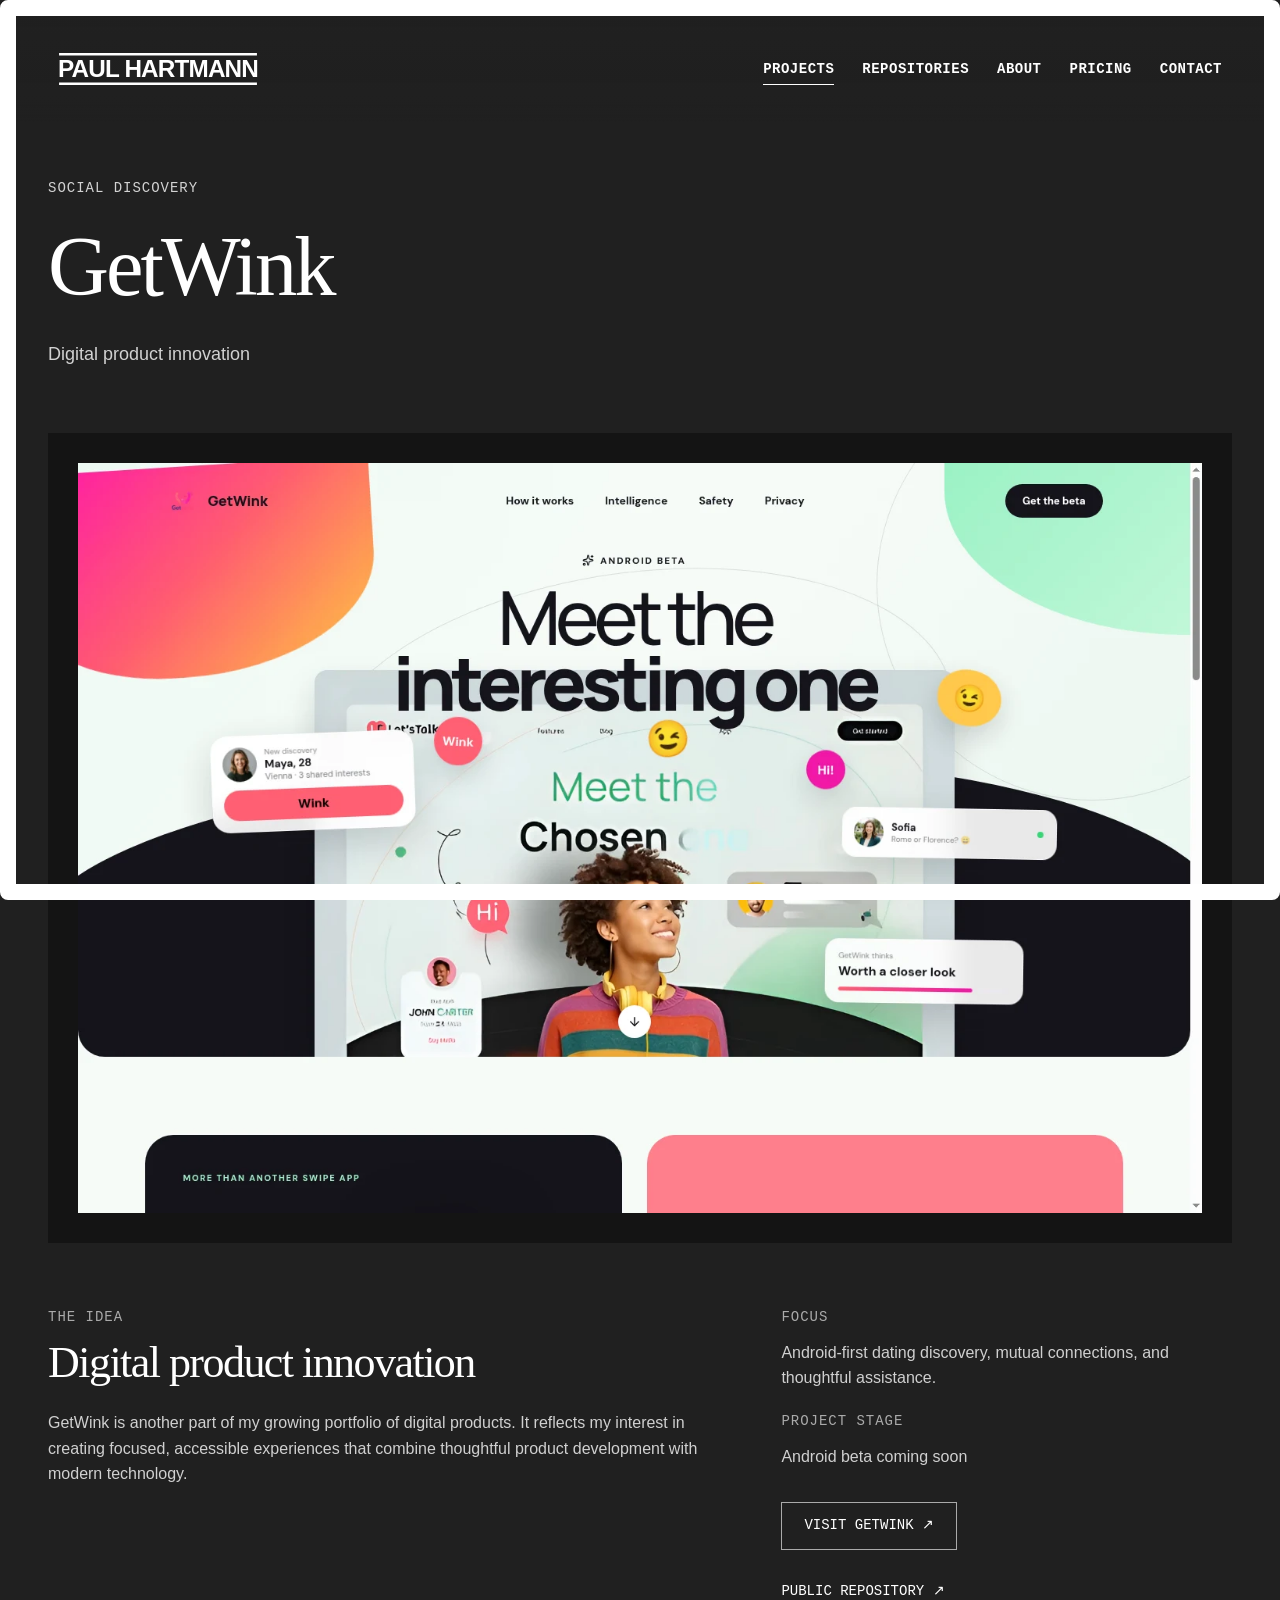
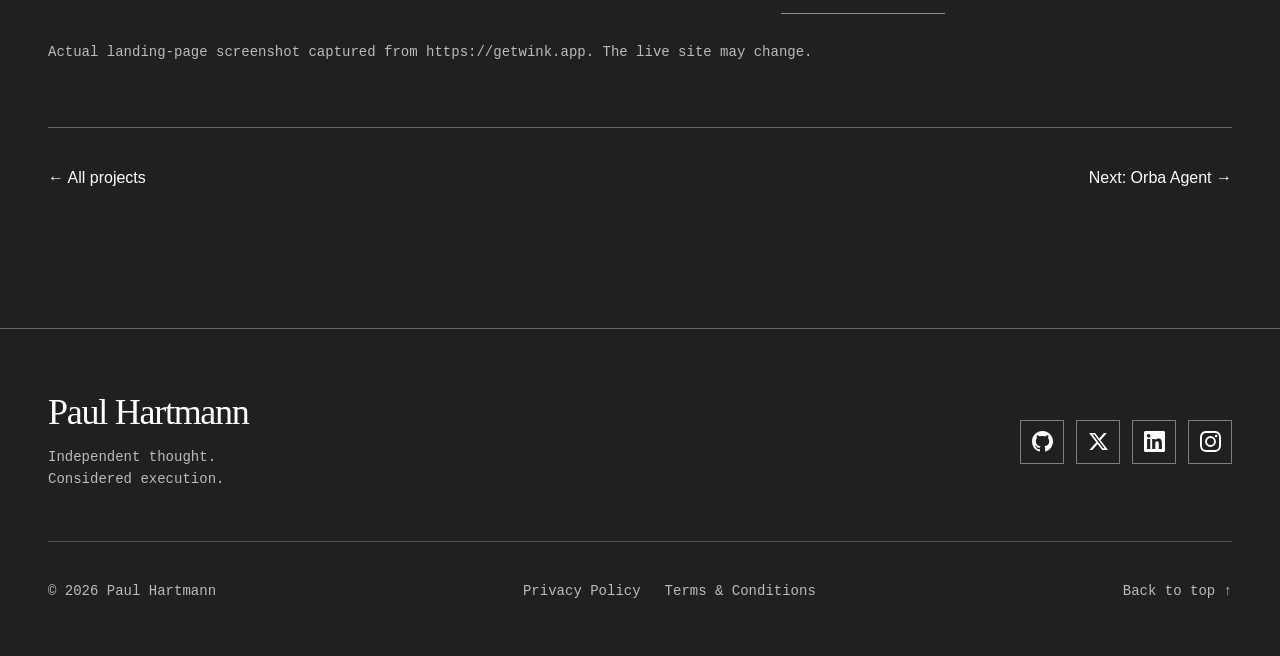
<file: project-getwink.html>
<!doctype html><html lang="en" id="top"><head><meta charset="utf-8"><meta name="viewport" content="width=device-width,initial-scale=1"><meta name="theme-color" content="#202020"><meta name="description" content="Paul Hartmann — software engineer, technology entrepreneur and AI innovator. Explore projects, repositories and engineering services."><title>GetWink — Paul Hartmann</title><link rel="icon" href="assets/favicon.svg" type="image/svg+xml"><link rel="stylesheet" href="style.css"><script src="app.js" defer></script></head><body class=""><a class="skip" href="#main">Skip to content</a><div class="frame" aria-hidden="true"></div><header class="site-header"><a class="logo" href="index.html" aria-label="Paul Hartmann home"><img src="assets/paul-hartmann-logo.svg" alt="PAUL HARTMANN" width="200" height="32"></a><nav class="desktop-nav" aria-label="Main navigation"><a href="projects.html" aria-current="page">Projects</a><a href="repositories.html">Repositories</a><a href="about.html">About</a><a href="pricing.html">Pricing</a><a href="contact.html">Contact</a></nav><button class="menu-button" aria-expanded="false" aria-controls="mobile-nav">Menu <span>+</span></button></header><nav class="mobile-nav" id="mobile-nav" aria-label="Mobile navigation" inert><a href="projects.html" aria-current="page">Projects</a><a href="repositories.html">Repositories</a><a href="about.html">About</a><a href="pricing.html">Pricing</a><a href="contact.html">Contact</a><a href="index.html">Home</a><div class="social-icons"><a href="https://github.com/coderxp1" target="_blank" rel="noopener noreferrer" aria-label="GitHub" title="GitHub"><svg aria-hidden="true" width="22" height="22" viewBox="0 0 24 24" fill="currentColor"><path d="M12 0c-6.626 0-12 5.373-12 12 0 5.302 3.438 9.8 8.207 11.387.599.111.793-.261.793-.577v-2.234c-3.338.726-4.033-1.416-4.033-1.416-.546-1.387-1.333-1.756-1.333-1.756-1.089-.745.083-.729.083-.729 1.205.084 1.839 1.237 1.839 1.237 1.07 1.834 2.807 1.304 3.492.997.107-.775.418-1.305.762-1.604-2.665-.305-5.467-1.334-5.467-5.931 0-1.311.469-2.381 1.236-3.221-.124-.303-.535-1.524.117-3.176 0 0 1.008-.322 3.301 1.23.957-.266 1.983-.399 3.003-.404 1.02.005 2.047.138 3.006.404 2.291-1.552 3.297-1.23 3.297-1.23.653 1.653.242 2.874.118 3.176.77.84 1.235 1.911 1.235 3.221 0 4.609-2.807 5.624-5.479 5.921.43.372.823 1.102.823 2.222v3.293c0 .319.192.694.801.576 4.765-1.589 8.199-6.086 8.199-11.386 0-6.627-5.373-12-12-12z"/></svg></a><a href="https://x.com/revprodev?s=21" target="_blank" rel="noopener noreferrer" aria-label="X (Twitter)" title="X (Twitter)"><svg aria-hidden="true" width="20" height="20" viewBox="0 0 24 24" fill="currentColor"><path d="M18.244 2.25h3.308l-7.227 8.26 8.502 11.24H16.17l-5.214-6.817L4.99 21.75H1.68l7.73-8.835L1.254 2.25H8.08l4.713 6.231zm-1.161 17.52h1.833L7.084 4.126H5.117z"/></svg></a><a href="https://www.linkedin.com/in/hartmanndev" target="_blank" rel="noopener noreferrer" aria-label="LinkedIn" title="LinkedIn"><svg aria-hidden="true" width="22" height="22" viewBox="0 0 24 24" fill="currentColor"><path d="M20.447 20.452h-3.554v-5.569c0-1.328-.027-3.037-1.852-3.037-1.853 0-2.136 1.445-2.136 2.939v5.667H9.351V9h3.414v1.561h.046c.477-.9 1.637-1.85 3.37-1.85 3.601 0 4.267 2.37 4.267 5.455v6.286zM5.337 7.433c-1.144 0-2.063-.926-2.063-2.065 0-1.138.92-2.063 2.063-2.063 1.14 0 2.064.925 2.064 2.063 0 1.139-.925 2.065-2.064 2.065zm1.782 13.019H3.555V9h3.564v11.452zM22.225 0H1.771C.792 0 0 .774 0 1.729v20.542C0 23.227.792 24 1.771 24h20.451C23.2 24 24 23.227 24 22.271V1.729C24 .774 23.2 0 22.222 0h.003z"/></svg></a><a href="https://www.instagram.com/jphartmann8" target="_blank" rel="noopener noreferrer" aria-label="Instagram" title="Instagram"><svg aria-hidden="true" width="22" height="22" viewBox="0 0 24 24" fill="currentColor"><path d="M12 2.163c3.204 0 3.584.012 4.85.07 3.252.148 4.771 1.691 4.919 4.919.058 1.265.069 1.645.069 4.849 0 3.205-.012 3.584-.069 4.849-.149 3.225-1.664 4.771-4.919 4.919-1.266.058-1.644.07-4.85.07-3.204 0-3.584-.012-4.849-.07-3.26-.149-4.771-1.699-4.919-4.92-.058-1.265-.07-1.644-.07-4.849 0-3.204.013-3.583.07-4.849.149-3.227 1.664-4.771 4.919-4.919 1.266-.057 1.645-.069 4.849-.069zM12 0C8.741 0 8.333.014 7.053.072 2.695.272.273 2.69.073 7.052.014 8.333 0 8.741 0 12c0 3.259.014 3.668.072 4.948.2 4.358 2.618 6.78 6.98 6.98C8.333 23.986 8.741 24 12 24c3.259 0 3.668-.014 4.948-.072 4.354-.2 6.782-2.618 6.979-6.98.059-1.28.073-1.689.073-4.948 0-3.259-.014-3.667-.072-4.947-.196-4.354-2.617-6.78-6.979-6.98C15.668.014 15.259 0 12 0zm0 5.838a6.162 6.162 0 100 12.324 6.162 6.162 0 000-12.324zM12 16a4 4 0 110-8 4 4 0 010 8zm6.406-11.845a1.44 1.44 0 100 2.881 1.44 1.44 0 000-2.881z"/></svg></a></div></nav><main id="main"><div class="page-intro shell reveal"><p class="eyebrow">Social discovery</p><h1>GetWink</h1><p class="intro-text">Digital product innovation</p></div><section class="shell detail"><div class="detail-capture"><img src="assets/project-getwink.webp" alt="Screenshot of the GetWink website" loading="eager" width="1440" height="960"></div><div class="detail-info"><div><p class="eyebrow">The idea</p><h2>Digital product innovation</h2><p>GetWink is another part of my growing portfolio of digital products. It reflects my interest in creating focused, accessible experiences that combine thoughtful product development with modern technology.</p></div><aside><p class="eyebrow">Focus</p><p>Android-first dating discovery, mutual connections, and thoughtful assistance.</p><p class="eyebrow">Project stage</p><p>Android beta coming soon</p><a class="button-link" href="https://getwink.app" target="_blank" rel="noopener noreferrer">Visit GetWink ↗</a><a class="text-link" href="https://github.com/coderxp1/getwink" target="_blank" rel="noopener noreferrer">Public repository ↗</a></aside></div><p class="small-note">Actual landing-page screenshot captured from https://getwink.app. The live site may change.</p><nav class="project-next" aria-label="Project navigation"><a href="projects.html">← All projects</a><a href="project-orba-agent.html">Next: Orba Agent →</a></nav></section></main><footer class="site-footer"><div class="footer-top"><a class="footer-name" href="index.html">Paul Hartmann<span>Independent thought.<br>Considered execution.</span></a><div class="social-icons"><a href="https://github.com/coderxp1" target="_blank" rel="noopener noreferrer" aria-label="GitHub" title="GitHub"><svg aria-hidden="true" width="22" height="22" viewBox="0 0 24 24" fill="currentColor"><path d="M12 0c-6.626 0-12 5.373-12 12 0 5.302 3.438 9.8 8.207 11.387.599.111.793-.261.793-.577v-2.234c-3.338.726-4.033-1.416-4.033-1.416-.546-1.387-1.333-1.756-1.333-1.756-1.089-.745.083-.729.083-.729 1.205.084 1.839 1.237 1.839 1.237 1.07 1.834 2.807 1.304 3.492.997.107-.775.418-1.305.762-1.604-2.665-.305-5.467-1.334-5.467-5.931 0-1.311.469-2.381 1.236-3.221-.124-.303-.535-1.524.117-3.176 0 0 1.008-.322 3.301 1.23.957-.266 1.983-.399 3.003-.404 1.02.005 2.047.138 3.006.404 2.291-1.552 3.297-1.23 3.297-1.23.653 1.653.242 2.874.118 3.176.77.84 1.235 1.911 1.235 3.221 0 4.609-2.807 5.624-5.479 5.921.43.372.823 1.102.823 2.222v3.293c0 .319.192.694.801.576 4.765-1.589 8.199-6.086 8.199-11.386 0-6.627-5.373-12-12-12z"/></svg></a><a href="https://x.com/revprodev?s=21" target="_blank" rel="noopener noreferrer" aria-label="X (Twitter)" title="X (Twitter)"><svg aria-hidden="true" width="20" height="20" viewBox="0 0 24 24" fill="currentColor"><path d="M18.244 2.25h3.308l-7.227 8.26 8.502 11.24H16.17l-5.214-6.817L4.99 21.75H1.68l7.73-8.835L1.254 2.25H8.08l4.713 6.231zm-1.161 17.52h1.833L7.084 4.126H5.117z"/></svg></a><a href="https://www.linkedin.com/in/hartmanndev" target="_blank" rel="noopener noreferrer" aria-label="LinkedIn" title="LinkedIn"><svg aria-hidden="true" width="22" height="22" viewBox="0 0 24 24" fill="currentColor"><path d="M20.447 20.452h-3.554v-5.569c0-1.328-.027-3.037-1.852-3.037-1.853 0-2.136 1.445-2.136 2.939v5.667H9.351V9h3.414v1.561h.046c.477-.9 1.637-1.85 3.37-1.85 3.601 0 4.267 2.37 4.267 5.455v6.286zM5.337 7.433c-1.144 0-2.063-.926-2.063-2.065 0-1.138.92-2.063 2.063-2.063 1.14 0 2.064.925 2.064 2.063 0 1.139-.925 2.065-2.064 2.065zm1.782 13.019H3.555V9h3.564v11.452zM22.225 0H1.771C.792 0 0 .774 0 1.729v20.542C0 23.227.792 24 1.771 24h20.451C23.2 24 24 23.227 24 22.271V1.729C24 .774 23.2 0 22.222 0h.003z"/></svg></a><a href="https://www.instagram.com/jphartmann8" target="_blank" rel="noopener noreferrer" aria-label="Instagram" title="Instagram"><svg aria-hidden="true" width="22" height="22" viewBox="0 0 24 24" fill="currentColor"><path d="M12 2.163c3.204 0 3.584.012 4.85.07 3.252.148 4.771 1.691 4.919 4.919.058 1.265.069 1.645.069 4.849 0 3.205-.012 3.584-.069 4.849-.149 3.225-1.664 4.771-4.919 4.919-1.266.058-1.644.07-4.85.07-3.204 0-3.584-.012-4.849-.07-3.26-.149-4.771-1.699-4.919-4.92-.058-1.265-.07-1.644-.07-4.849 0-3.204.013-3.583.07-4.849.149-3.227 1.664-4.771 4.919-4.919 1.266-.057 1.645-.069 4.849-.069zM12 0C8.741 0 8.333.014 7.053.072 2.695.272.273 2.69.073 7.052.014 8.333 0 8.741 0 12c0 3.259.014 3.668.072 4.948.2 4.358 2.618 6.78 6.98 6.98C8.333 23.986 8.741 24 12 24c3.259 0 3.668-.014 4.948-.072 4.354-.2 6.782-2.618 6.979-6.98.059-1.28.073-1.689.073-4.948 0-3.259-.014-3.667-.072-4.947-.196-4.354-2.617-6.78-6.979-6.98C15.668.014 15.259 0 12 0zm0 5.838a6.162 6.162 0 100 12.324 6.162 6.162 0 000-12.324zM12 16a4 4 0 110-8 4 4 0 010 8zm6.406-11.845a1.44 1.44 0 100 2.881 1.44 1.44 0 000-2.881z"/></svg></a></div></div><div class="footer-bottom"><span>© 2026 Paul Hartmann</span><div><a href="privacy.html">Privacy Policy</a><a href="terms.html">Terms &amp; Conditions</a></div><a href="#top">Back to top ↑</a></div></footer></body></html>
</file>
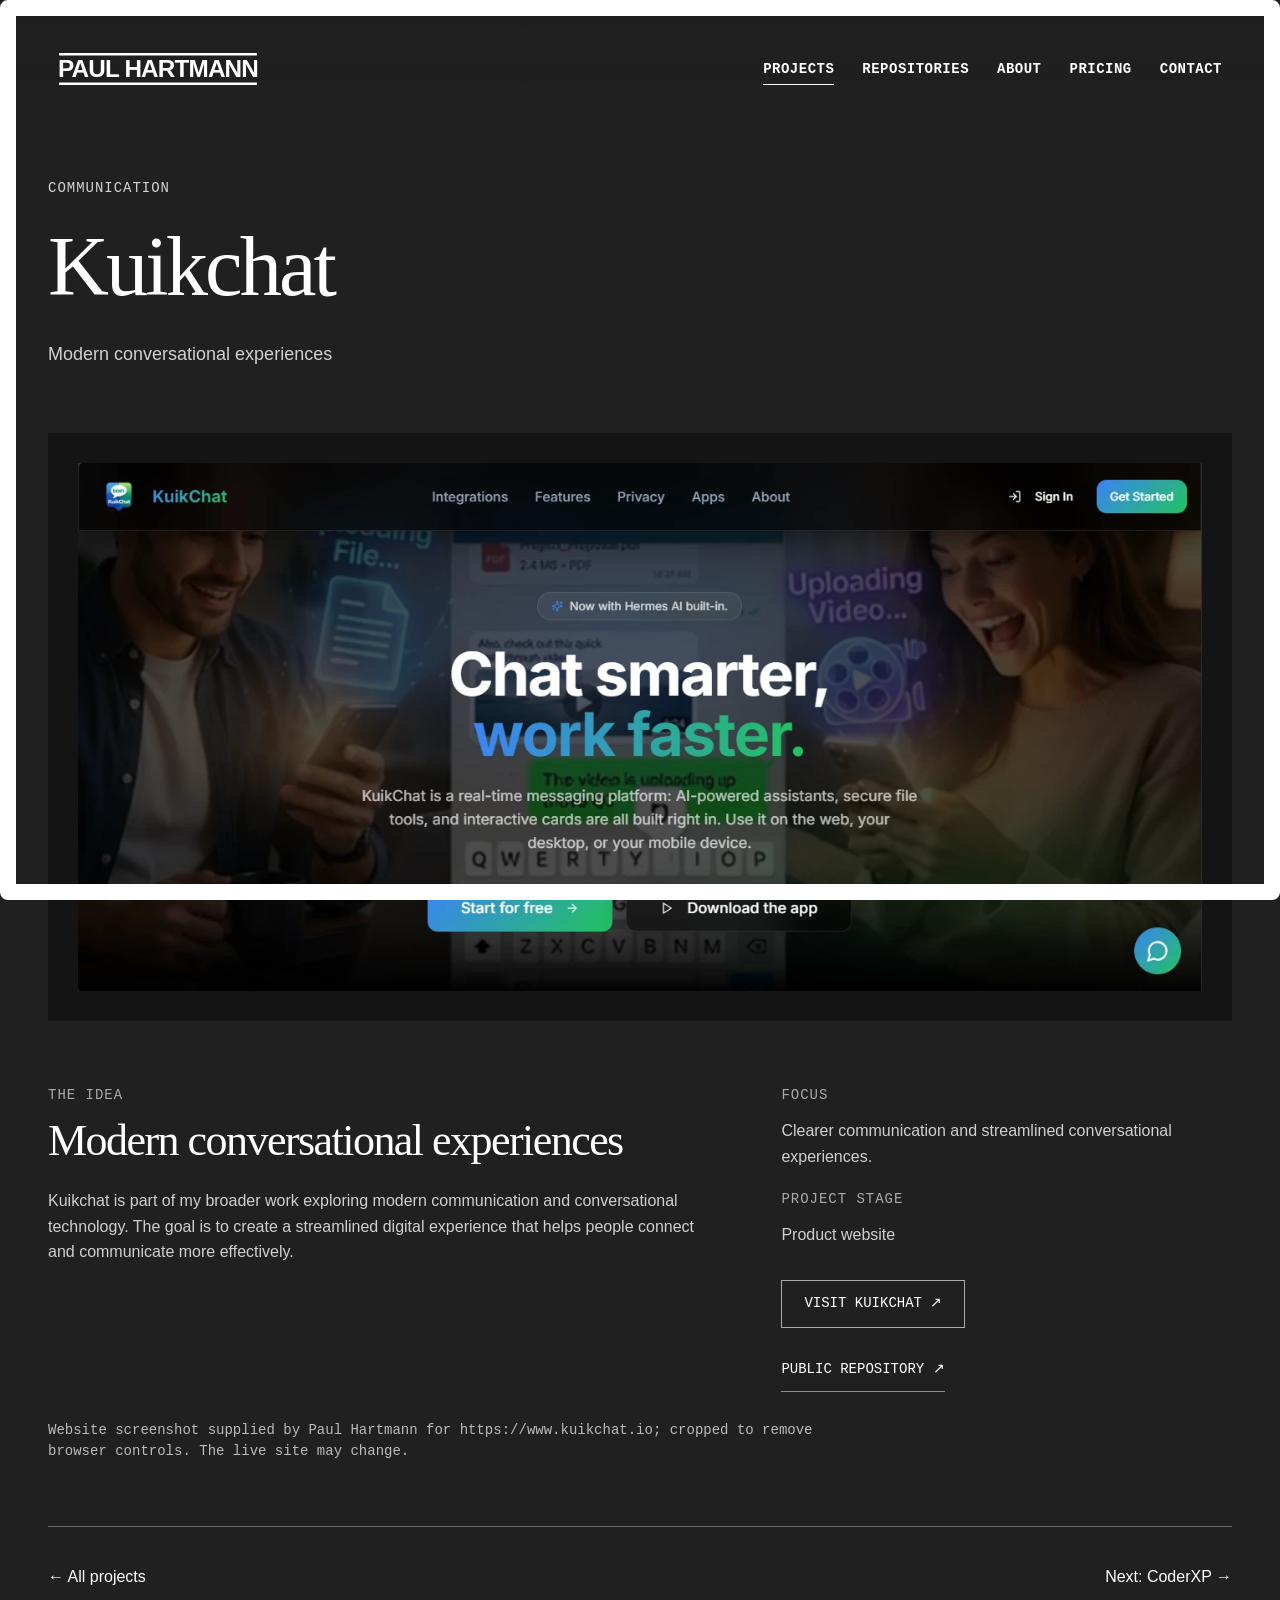
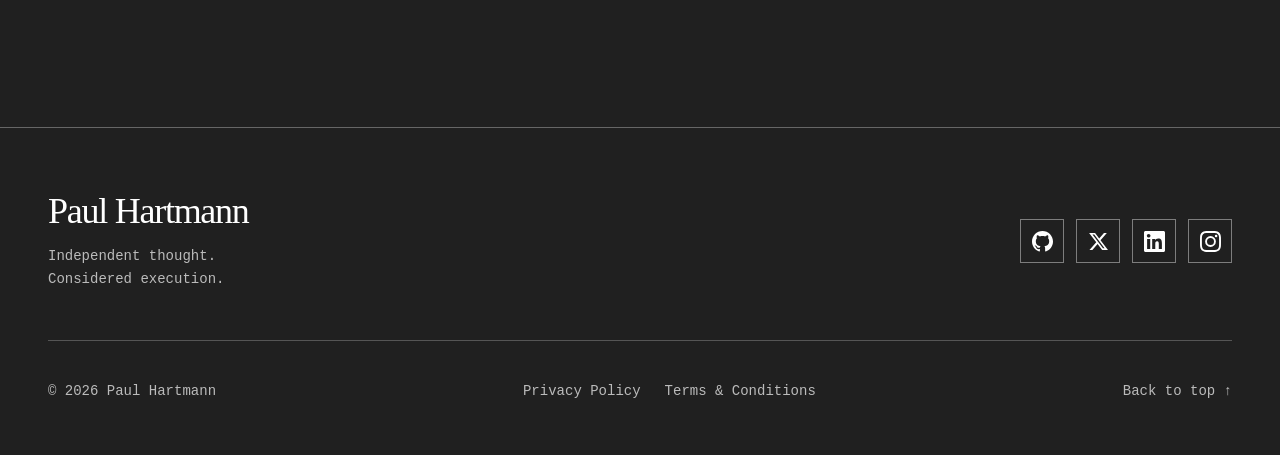
<file: project-kuikchat.html>
<!doctype html><html lang="en" id="top"><head><meta charset="utf-8"><meta name="viewport" content="width=device-width,initial-scale=1"><meta name="theme-color" content="#202020"><meta name="description" content="Paul Hartmann — software engineer, technology entrepreneur and AI innovator. Explore projects, repositories and engineering services."><title>Kuikchat — Paul Hartmann</title><link rel="icon" href="assets/favicon.svg" type="image/svg+xml"><link rel="stylesheet" href="style.css"><script src="app.js" defer></script></head><body class=""><a class="skip" href="#main">Skip to content</a><div class="frame" aria-hidden="true"></div><header class="site-header"><a class="logo" href="index.html" aria-label="Paul Hartmann home"><img src="assets/paul-hartmann-logo.svg" alt="PAUL HARTMANN" width="200" height="32"></a><nav class="desktop-nav" aria-label="Main navigation"><a href="projects.html" aria-current="page">Projects</a><a href="repositories.html">Repositories</a><a href="about.html">About</a><a href="pricing.html">Pricing</a><a href="contact.html">Contact</a></nav><button class="menu-button" aria-expanded="false" aria-controls="mobile-nav">Menu <span>+</span></button></header><nav class="mobile-nav" id="mobile-nav" aria-label="Mobile navigation" inert><a href="projects.html" aria-current="page">Projects</a><a href="repositories.html">Repositories</a><a href="about.html">About</a><a href="pricing.html">Pricing</a><a href="contact.html">Contact</a><a href="index.html">Home</a><div class="social-icons"><a href="https://github.com/coderxp1" target="_blank" rel="noopener noreferrer" aria-label="GitHub" title="GitHub"><svg aria-hidden="true" width="22" height="22" viewBox="0 0 24 24" fill="currentColor"><path d="M12 0c-6.626 0-12 5.373-12 12 0 5.302 3.438 9.8 8.207 11.387.599.111.793-.261.793-.577v-2.234c-3.338.726-4.033-1.416-4.033-1.416-.546-1.387-1.333-1.756-1.333-1.756-1.089-.745.083-.729.083-.729 1.205.084 1.839 1.237 1.839 1.237 1.07 1.834 2.807 1.304 3.492.997.107-.775.418-1.305.762-1.604-2.665-.305-5.467-1.334-5.467-5.931 0-1.311.469-2.381 1.236-3.221-.124-.303-.535-1.524.117-3.176 0 0 1.008-.322 3.301 1.23.957-.266 1.983-.399 3.003-.404 1.02.005 2.047.138 3.006.404 2.291-1.552 3.297-1.23 3.297-1.23.653 1.653.242 2.874.118 3.176.77.84 1.235 1.911 1.235 3.221 0 4.609-2.807 5.624-5.479 5.921.43.372.823 1.102.823 2.222v3.293c0 .319.192.694.801.576 4.765-1.589 8.199-6.086 8.199-11.386 0-6.627-5.373-12-12-12z"/></svg></a><a href="https://x.com/revprodev?s=21" target="_blank" rel="noopener noreferrer" aria-label="X (Twitter)" title="X (Twitter)"><svg aria-hidden="true" width="20" height="20" viewBox="0 0 24 24" fill="currentColor"><path d="M18.244 2.25h3.308l-7.227 8.26 8.502 11.24H16.17l-5.214-6.817L4.99 21.75H1.68l7.73-8.835L1.254 2.25H8.08l4.713 6.231zm-1.161 17.52h1.833L7.084 4.126H5.117z"/></svg></a><a href="https://www.linkedin.com/in/hartmanndev" target="_blank" rel="noopener noreferrer" aria-label="LinkedIn" title="LinkedIn"><svg aria-hidden="true" width="22" height="22" viewBox="0 0 24 24" fill="currentColor"><path d="M20.447 20.452h-3.554v-5.569c0-1.328-.027-3.037-1.852-3.037-1.853 0-2.136 1.445-2.136 2.939v5.667H9.351V9h3.414v1.561h.046c.477-.9 1.637-1.85 3.37-1.85 3.601 0 4.267 2.37 4.267 5.455v6.286zM5.337 7.433c-1.144 0-2.063-.926-2.063-2.065 0-1.138.92-2.063 2.063-2.063 1.14 0 2.064.925 2.064 2.063 0 1.139-.925 2.065-2.064 2.065zm1.782 13.019H3.555V9h3.564v11.452zM22.225 0H1.771C.792 0 0 .774 0 1.729v20.542C0 23.227.792 24 1.771 24h20.451C23.2 24 24 23.227 24 22.271V1.729C24 .774 23.2 0 22.222 0h.003z"/></svg></a><a href="https://www.instagram.com/jphartmann8" target="_blank" rel="noopener noreferrer" aria-label="Instagram" title="Instagram"><svg aria-hidden="true" width="22" height="22" viewBox="0 0 24 24" fill="currentColor"><path d="M12 2.163c3.204 0 3.584.012 4.85.07 3.252.148 4.771 1.691 4.919 4.919.058 1.265.069 1.645.069 4.849 0 3.205-.012 3.584-.069 4.849-.149 3.225-1.664 4.771-4.919 4.919-1.266.058-1.644.07-4.85.07-3.204 0-3.584-.012-4.849-.07-3.26-.149-4.771-1.699-4.919-4.92-.058-1.265-.07-1.644-.07-4.849 0-3.204.013-3.583.07-4.849.149-3.227 1.664-4.771 4.919-4.919 1.266-.057 1.645-.069 4.849-.069zM12 0C8.741 0 8.333.014 7.053.072 2.695.272.273 2.69.073 7.052.014 8.333 0 8.741 0 12c0 3.259.014 3.668.072 4.948.2 4.358 2.618 6.78 6.98 6.98C8.333 23.986 8.741 24 12 24c3.259 0 3.668-.014 4.948-.072 4.354-.2 6.782-2.618 6.979-6.98.059-1.28.073-1.689.073-4.948 0-3.259-.014-3.667-.072-4.947-.196-4.354-2.617-6.78-6.979-6.98C15.668.014 15.259 0 12 0zm0 5.838a6.162 6.162 0 100 12.324 6.162 6.162 0 000-12.324zM12 16a4 4 0 110-8 4 4 0 010 8zm6.406-11.845a1.44 1.44 0 100 2.881 1.44 1.44 0 000-2.881z"/></svg></a></div></nav><main id="main"><div class="page-intro shell reveal"><p class="eyebrow">Communication</p><h1>Kuikchat</h1><p class="intro-text">Modern conversational experiences</p></div><section class="shell detail"><div class="detail-capture"><img src="assets/project-kuikchat.webp" alt="KuikChat website: Chat smarter, work faster" width="1344" height="631" loading="eager"></div><div class="detail-info"><div><p class="eyebrow">The idea</p><h2>Modern conversational experiences</h2><p>Kuikchat is part of my broader work exploring modern communication and conversational technology. The goal is to create a streamlined digital experience that helps people connect and communicate more effectively.</p></div><aside><p class="eyebrow">Focus</p><p>Clearer communication and streamlined conversational experiences.</p><p class="eyebrow">Project stage</p><p>Product website</p><a class="button-link" href="https://www.kuikchat.io" target="_blank" rel="noopener noreferrer">Visit Kuikchat ↗</a><a class="text-link" href="https://github.com/coderxp1/kuikchat" target="_blank" rel="noopener noreferrer">Public repository ↗</a></aside></div><p class="small-note">Website screenshot supplied by Paul Hartmann for https://www.kuikchat.io; cropped to remove browser controls. The live site may change.</p><nav class="project-next" aria-label="Project navigation"><a href="projects.html">← All projects</a><a href="project-coderxp.html">Next: CoderXP →</a></nav></section></main><footer class="site-footer"><div class="footer-top"><a class="footer-name" href="index.html">Paul Hartmann<span>Independent thought.<br>Considered execution.</span></a><div class="social-icons"><a href="https://github.com/coderxp1" target="_blank" rel="noopener noreferrer" aria-label="GitHub" title="GitHub"><svg aria-hidden="true" width="22" height="22" viewBox="0 0 24 24" fill="currentColor"><path d="M12 0c-6.626 0-12 5.373-12 12 0 5.302 3.438 9.8 8.207 11.387.599.111.793-.261.793-.577v-2.234c-3.338.726-4.033-1.416-4.033-1.416-.546-1.387-1.333-1.756-1.333-1.756-1.089-.745.083-.729.083-.729 1.205.084 1.839 1.237 1.839 1.237 1.07 1.834 2.807 1.304 3.492.997.107-.775.418-1.305.762-1.604-2.665-.305-5.467-1.334-5.467-5.931 0-1.311.469-2.381 1.236-3.221-.124-.303-.535-1.524.117-3.176 0 0 1.008-.322 3.301 1.23.957-.266 1.983-.399 3.003-.404 1.02.005 2.047.138 3.006.404 2.291-1.552 3.297-1.23 3.297-1.23.653 1.653.242 2.874.118 3.176.77.84 1.235 1.911 1.235 3.221 0 4.609-2.807 5.624-5.479 5.921.43.372.823 1.102.823 2.222v3.293c0 .319.192.694.801.576 4.765-1.589 8.199-6.086 8.199-11.386 0-6.627-5.373-12-12-12z"/></svg></a><a href="https://x.com/revprodev?s=21" target="_blank" rel="noopener noreferrer" aria-label="X (Twitter)" title="X (Twitter)"><svg aria-hidden="true" width="20" height="20" viewBox="0 0 24 24" fill="currentColor"><path d="M18.244 2.25h3.308l-7.227 8.26 8.502 11.24H16.17l-5.214-6.817L4.99 21.75H1.68l7.73-8.835L1.254 2.25H8.08l4.713 6.231zm-1.161 17.52h1.833L7.084 4.126H5.117z"/></svg></a><a href="https://www.linkedin.com/in/hartmanndev" target="_blank" rel="noopener noreferrer" aria-label="LinkedIn" title="LinkedIn"><svg aria-hidden="true" width="22" height="22" viewBox="0 0 24 24" fill="currentColor"><path d="M20.447 20.452h-3.554v-5.569c0-1.328-.027-3.037-1.852-3.037-1.853 0-2.136 1.445-2.136 2.939v5.667H9.351V9h3.414v1.561h.046c.477-.9 1.637-1.85 3.37-1.85 3.601 0 4.267 2.37 4.267 5.455v6.286zM5.337 7.433c-1.144 0-2.063-.926-2.063-2.065 0-1.138.92-2.063 2.063-2.063 1.14 0 2.064.925 2.064 2.063 0 1.139-.925 2.065-2.064 2.065zm1.782 13.019H3.555V9h3.564v11.452zM22.225 0H1.771C.792 0 0 .774 0 1.729v20.542C0 23.227.792 24 1.771 24h20.451C23.2 24 24 23.227 24 22.271V1.729C24 .774 23.2 0 22.222 0h.003z"/></svg></a><a href="https://www.instagram.com/jphartmann8" target="_blank" rel="noopener noreferrer" aria-label="Instagram" title="Instagram"><svg aria-hidden="true" width="22" height="22" viewBox="0 0 24 24" fill="currentColor"><path d="M12 2.163c3.204 0 3.584.012 4.85.07 3.252.148 4.771 1.691 4.919 4.919.058 1.265.069 1.645.069 4.849 0 3.205-.012 3.584-.069 4.849-.149 3.225-1.664 4.771-4.919 4.919-1.266.058-1.644.07-4.85.07-3.204 0-3.584-.012-4.849-.07-3.26-.149-4.771-1.699-4.919-4.92-.058-1.265-.07-1.644-.07-4.849 0-3.204.013-3.583.07-4.849.149-3.227 1.664-4.771 4.919-4.919 1.266-.057 1.645-.069 4.849-.069zM12 0C8.741 0 8.333.014 7.053.072 2.695.272.273 2.69.073 7.052.014 8.333 0 8.741 0 12c0 3.259.014 3.668.072 4.948.2 4.358 2.618 6.78 6.98 6.98C8.333 23.986 8.741 24 12 24c3.259 0 3.668-.014 4.948-.072 4.354-.2 6.782-2.618 6.979-6.98.059-1.28.073-1.689.073-4.948 0-3.259-.014-3.667-.072-4.947-.196-4.354-2.617-6.78-6.979-6.98C15.668.014 15.259 0 12 0zm0 5.838a6.162 6.162 0 100 12.324 6.162 6.162 0 000-12.324zM12 16a4 4 0 110-8 4 4 0 010 8zm6.406-11.845a1.44 1.44 0 100 2.881 1.44 1.44 0 000-2.881z"/></svg></a></div></div><div class="footer-bottom"><span>© 2026 Paul Hartmann</span><div><a href="privacy.html">Privacy Policy</a><a href="terms.html">Terms &amp; Conditions</a></div><a href="#top">Back to top ↑</a></div></footer></body></html>
</file>
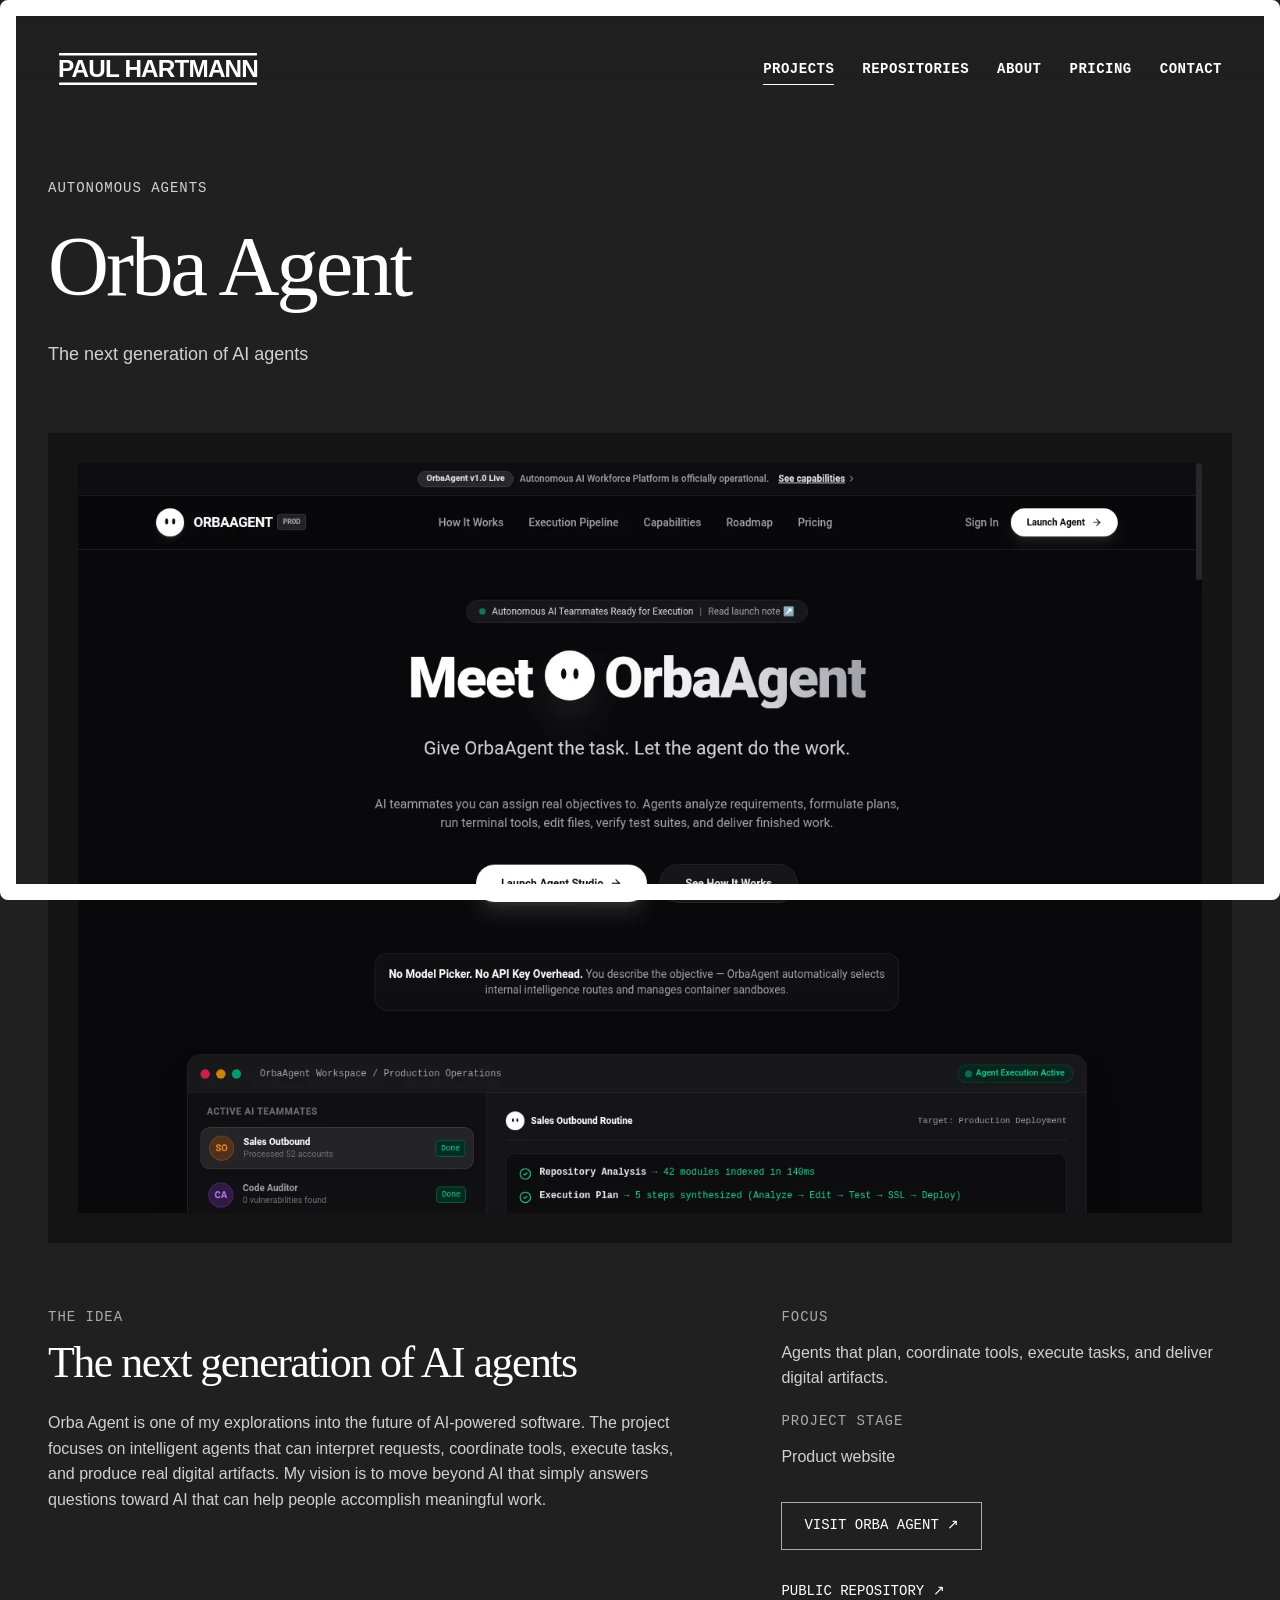
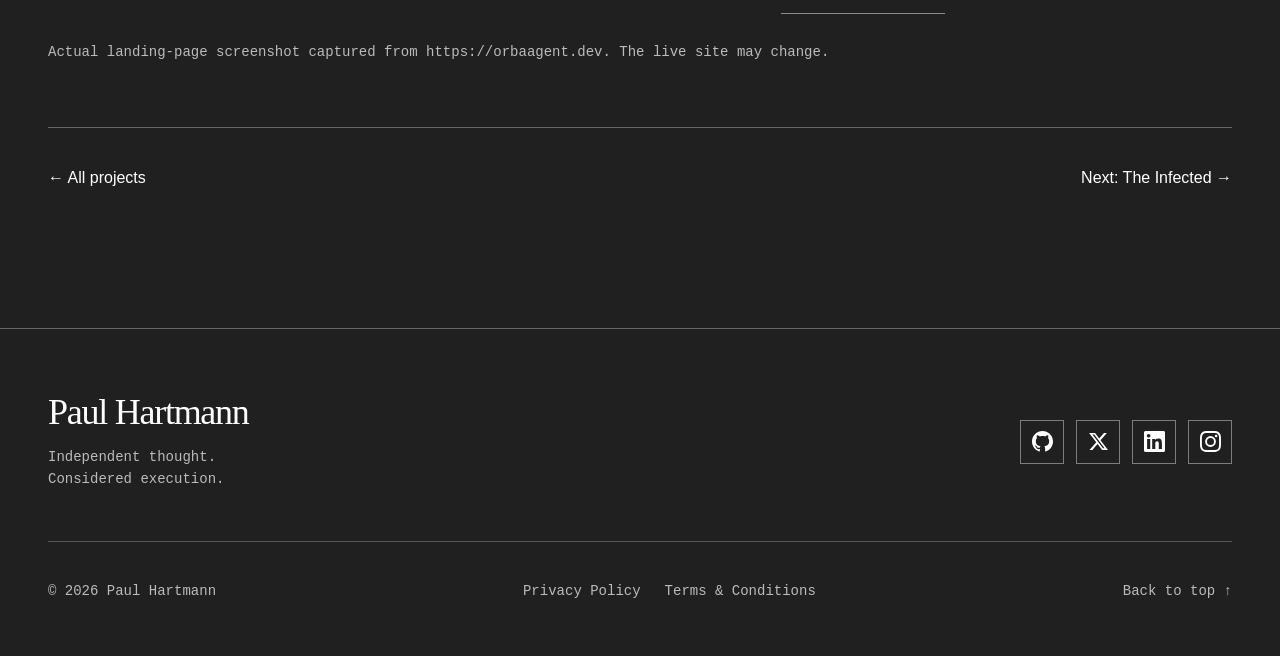
<file: project-orba-agent.html>
<!doctype html><html lang="en" id="top"><head><meta charset="utf-8"><meta name="viewport" content="width=device-width,initial-scale=1"><meta name="theme-color" content="#202020"><meta name="description" content="Paul Hartmann — software engineer, technology entrepreneur and AI innovator. Explore projects, repositories and engineering services."><title>Orba Agent — Paul Hartmann</title><link rel="icon" href="assets/favicon.svg" type="image/svg+xml"><link rel="stylesheet" href="style.css"><script src="app.js" defer></script></head><body class=""><a class="skip" href="#main">Skip to content</a><div class="frame" aria-hidden="true"></div><header class="site-header"><a class="logo" href="index.html" aria-label="Paul Hartmann home"><img src="assets/paul-hartmann-logo.svg" alt="PAUL HARTMANN" width="200" height="32"></a><nav class="desktop-nav" aria-label="Main navigation"><a href="projects.html" aria-current="page">Projects</a><a href="repositories.html">Repositories</a><a href="about.html">About</a><a href="pricing.html">Pricing</a><a href="contact.html">Contact</a></nav><button class="menu-button" aria-expanded="false" aria-controls="mobile-nav">Menu <span>+</span></button></header><nav class="mobile-nav" id="mobile-nav" aria-label="Mobile navigation" inert><a href="projects.html" aria-current="page">Projects</a><a href="repositories.html">Repositories</a><a href="about.html">About</a><a href="pricing.html">Pricing</a><a href="contact.html">Contact</a><a href="index.html">Home</a><div class="social-icons"><a href="https://github.com/coderxp1" target="_blank" rel="noopener noreferrer" aria-label="GitHub" title="GitHub"><svg aria-hidden="true" width="22" height="22" viewBox="0 0 24 24" fill="currentColor"><path d="M12 0c-6.626 0-12 5.373-12 12 0 5.302 3.438 9.8 8.207 11.387.599.111.793-.261.793-.577v-2.234c-3.338.726-4.033-1.416-4.033-1.416-.546-1.387-1.333-1.756-1.333-1.756-1.089-.745.083-.729.083-.729 1.205.084 1.839 1.237 1.839 1.237 1.07 1.834 2.807 1.304 3.492.997.107-.775.418-1.305.762-1.604-2.665-.305-5.467-1.334-5.467-5.931 0-1.311.469-2.381 1.236-3.221-.124-.303-.535-1.524.117-3.176 0 0 1.008-.322 3.301 1.23.957-.266 1.983-.399 3.003-.404 1.02.005 2.047.138 3.006.404 2.291-1.552 3.297-1.23 3.297-1.23.653 1.653.242 2.874.118 3.176.77.84 1.235 1.911 1.235 3.221 0 4.609-2.807 5.624-5.479 5.921.43.372.823 1.102.823 2.222v3.293c0 .319.192.694.801.576 4.765-1.589 8.199-6.086 8.199-11.386 0-6.627-5.373-12-12-12z"/></svg></a><a href="https://x.com/revprodev?s=21" target="_blank" rel="noopener noreferrer" aria-label="X (Twitter)" title="X (Twitter)"><svg aria-hidden="true" width="20" height="20" viewBox="0 0 24 24" fill="currentColor"><path d="M18.244 2.25h3.308l-7.227 8.26 8.502 11.24H16.17l-5.214-6.817L4.99 21.75H1.68l7.73-8.835L1.254 2.25H8.08l4.713 6.231zm-1.161 17.52h1.833L7.084 4.126H5.117z"/></svg></a><a href="https://www.linkedin.com/in/hartmanndev" target="_blank" rel="noopener noreferrer" aria-label="LinkedIn" title="LinkedIn"><svg aria-hidden="true" width="22" height="22" viewBox="0 0 24 24" fill="currentColor"><path d="M20.447 20.452h-3.554v-5.569c0-1.328-.027-3.037-1.852-3.037-1.853 0-2.136 1.445-2.136 2.939v5.667H9.351V9h3.414v1.561h.046c.477-.9 1.637-1.85 3.37-1.85 3.601 0 4.267 2.37 4.267 5.455v6.286zM5.337 7.433c-1.144 0-2.063-.926-2.063-2.065 0-1.138.92-2.063 2.063-2.063 1.14 0 2.064.925 2.064 2.063 0 1.139-.925 2.065-2.064 2.065zm1.782 13.019H3.555V9h3.564v11.452zM22.225 0H1.771C.792 0 0 .774 0 1.729v20.542C0 23.227.792 24 1.771 24h20.451C23.2 24 24 23.227 24 22.271V1.729C24 .774 23.2 0 22.222 0h.003z"/></svg></a><a href="https://www.instagram.com/jphartmann8" target="_blank" rel="noopener noreferrer" aria-label="Instagram" title="Instagram"><svg aria-hidden="true" width="22" height="22" viewBox="0 0 24 24" fill="currentColor"><path d="M12 2.163c3.204 0 3.584.012 4.85.07 3.252.148 4.771 1.691 4.919 4.919.058 1.265.069 1.645.069 4.849 0 3.205-.012 3.584-.069 4.849-.149 3.225-1.664 4.771-4.919 4.919-1.266.058-1.644.07-4.85.07-3.204 0-3.584-.012-4.849-.07-3.26-.149-4.771-1.699-4.919-4.92-.058-1.265-.07-1.644-.07-4.849 0-3.204.013-3.583.07-4.849.149-3.227 1.664-4.771 4.919-4.919 1.266-.057 1.645-.069 4.849-.069zM12 0C8.741 0 8.333.014 7.053.072 2.695.272.273 2.69.073 7.052.014 8.333 0 8.741 0 12c0 3.259.014 3.668.072 4.948.2 4.358 2.618 6.78 6.98 6.98C8.333 23.986 8.741 24 12 24c3.259 0 3.668-.014 4.948-.072 4.354-.2 6.782-2.618 6.979-6.98.059-1.28.073-1.689.073-4.948 0-3.259-.014-3.667-.072-4.947-.196-4.354-2.617-6.78-6.979-6.98C15.668.014 15.259 0 12 0zm0 5.838a6.162 6.162 0 100 12.324 6.162 6.162 0 000-12.324zM12 16a4 4 0 110-8 4 4 0 010 8zm6.406-11.845a1.44 1.44 0 100 2.881 1.44 1.44 0 000-2.881z"/></svg></a></div></nav><main id="main"><div class="page-intro shell reveal"><p class="eyebrow">Autonomous agents</p><h1>Orba Agent</h1><p class="intro-text">The next generation of AI agents</p></div><section class="shell detail"><div class="detail-capture"><img src="assets/project-orba-agent.webp" alt="Screenshot of the Orba Agent website" loading="eager" width="1440" height="960"></div><div class="detail-info"><div><p class="eyebrow">The idea</p><h2>The next generation of AI agents</h2><p>Orba Agent is one of my explorations into the future of AI-powered software. The project focuses on intelligent agents that can interpret requests, coordinate tools, execute tasks, and produce real digital artifacts. My vision is to move beyond AI that simply answers questions toward AI that can help people accomplish meaningful work.</p></div><aside><p class="eyebrow">Focus</p><p>Agents that plan, coordinate tools, execute tasks, and deliver digital artifacts.</p><p class="eyebrow">Project stage</p><p>Product website</p><a class="button-link" href="https://orbaagent.dev" target="_blank" rel="noopener noreferrer">Visit Orba Agent ↗</a><a class="text-link" href="https://github.com/coderxp1/OrbaAgent" target="_blank" rel="noopener noreferrer">Public repository ↗</a></aside></div><p class="small-note">Actual landing-page screenshot captured from https://orbaagent.dev. The live site may change.</p><nav class="project-next" aria-label="Project navigation"><a href="projects.html">← All projects</a><a href="project-the-infected.html">Next: The Infected →</a></nav></section></main><footer class="site-footer"><div class="footer-top"><a class="footer-name" href="index.html">Paul Hartmann<span>Independent thought.<br>Considered execution.</span></a><div class="social-icons"><a href="https://github.com/coderxp1" target="_blank" rel="noopener noreferrer" aria-label="GitHub" title="GitHub"><svg aria-hidden="true" width="22" height="22" viewBox="0 0 24 24" fill="currentColor"><path d="M12 0c-6.626 0-12 5.373-12 12 0 5.302 3.438 9.8 8.207 11.387.599.111.793-.261.793-.577v-2.234c-3.338.726-4.033-1.416-4.033-1.416-.546-1.387-1.333-1.756-1.333-1.756-1.089-.745.083-.729.083-.729 1.205.084 1.839 1.237 1.839 1.237 1.07 1.834 2.807 1.304 3.492.997.107-.775.418-1.305.762-1.604-2.665-.305-5.467-1.334-5.467-5.931 0-1.311.469-2.381 1.236-3.221-.124-.303-.535-1.524.117-3.176 0 0 1.008-.322 3.301 1.23.957-.266 1.983-.399 3.003-.404 1.02.005 2.047.138 3.006.404 2.291-1.552 3.297-1.23 3.297-1.23.653 1.653.242 2.874.118 3.176.77.84 1.235 1.911 1.235 3.221 0 4.609-2.807 5.624-5.479 5.921.43.372.823 1.102.823 2.222v3.293c0 .319.192.694.801.576 4.765-1.589 8.199-6.086 8.199-11.386 0-6.627-5.373-12-12-12z"/></svg></a><a href="https://x.com/revprodev?s=21" target="_blank" rel="noopener noreferrer" aria-label="X (Twitter)" title="X (Twitter)"><svg aria-hidden="true" width="20" height="20" viewBox="0 0 24 24" fill="currentColor"><path d="M18.244 2.25h3.308l-7.227 8.26 8.502 11.24H16.17l-5.214-6.817L4.99 21.75H1.68l7.73-8.835L1.254 2.25H8.08l4.713 6.231zm-1.161 17.52h1.833L7.084 4.126H5.117z"/></svg></a><a href="https://www.linkedin.com/in/hartmanndev" target="_blank" rel="noopener noreferrer" aria-label="LinkedIn" title="LinkedIn"><svg aria-hidden="true" width="22" height="22" viewBox="0 0 24 24" fill="currentColor"><path d="M20.447 20.452h-3.554v-5.569c0-1.328-.027-3.037-1.852-3.037-1.853 0-2.136 1.445-2.136 2.939v5.667H9.351V9h3.414v1.561h.046c.477-.9 1.637-1.85 3.37-1.85 3.601 0 4.267 2.37 4.267 5.455v6.286zM5.337 7.433c-1.144 0-2.063-.926-2.063-2.065 0-1.138.92-2.063 2.063-2.063 1.14 0 2.064.925 2.064 2.063 0 1.139-.925 2.065-2.064 2.065zm1.782 13.019H3.555V9h3.564v11.452zM22.225 0H1.771C.792 0 0 .774 0 1.729v20.542C0 23.227.792 24 1.771 24h20.451C23.2 24 24 23.227 24 22.271V1.729C24 .774 23.2 0 22.222 0h.003z"/></svg></a><a href="https://www.instagram.com/jphartmann8" target="_blank" rel="noopener noreferrer" aria-label="Instagram" title="Instagram"><svg aria-hidden="true" width="22" height="22" viewBox="0 0 24 24" fill="currentColor"><path d="M12 2.163c3.204 0 3.584.012 4.85.07 3.252.148 4.771 1.691 4.919 4.919.058 1.265.069 1.645.069 4.849 0 3.205-.012 3.584-.069 4.849-.149 3.225-1.664 4.771-4.919 4.919-1.266.058-1.644.07-4.85.07-3.204 0-3.584-.012-4.849-.07-3.26-.149-4.771-1.699-4.919-4.92-.058-1.265-.07-1.644-.07-4.849 0-3.204.013-3.583.07-4.849.149-3.227 1.664-4.771 4.919-4.919 1.266-.057 1.645-.069 4.849-.069zM12 0C8.741 0 8.333.014 7.053.072 2.695.272.273 2.69.073 7.052.014 8.333 0 8.741 0 12c0 3.259.014 3.668.072 4.948.2 4.358 2.618 6.78 6.98 6.98C8.333 23.986 8.741 24 12 24c3.259 0 3.668-.014 4.948-.072 4.354-.2 6.782-2.618 6.979-6.98.059-1.28.073-1.689.073-4.948 0-3.259-.014-3.667-.072-4.947-.196-4.354-2.617-6.78-6.979-6.98C15.668.014 15.259 0 12 0zm0 5.838a6.162 6.162 0 100 12.324 6.162 6.162 0 000-12.324zM12 16a4 4 0 110-8 4 4 0 010 8zm6.406-11.845a1.44 1.44 0 100 2.881 1.44 1.44 0 000-2.881z"/></svg></a></div></div><div class="footer-bottom"><span>© 2026 Paul Hartmann</span><div><a href="privacy.html">Privacy Policy</a><a href="terms.html">Terms &amp; Conditions</a></div><a href="#top">Back to top ↑</a></div></footer></body></html>
</file>
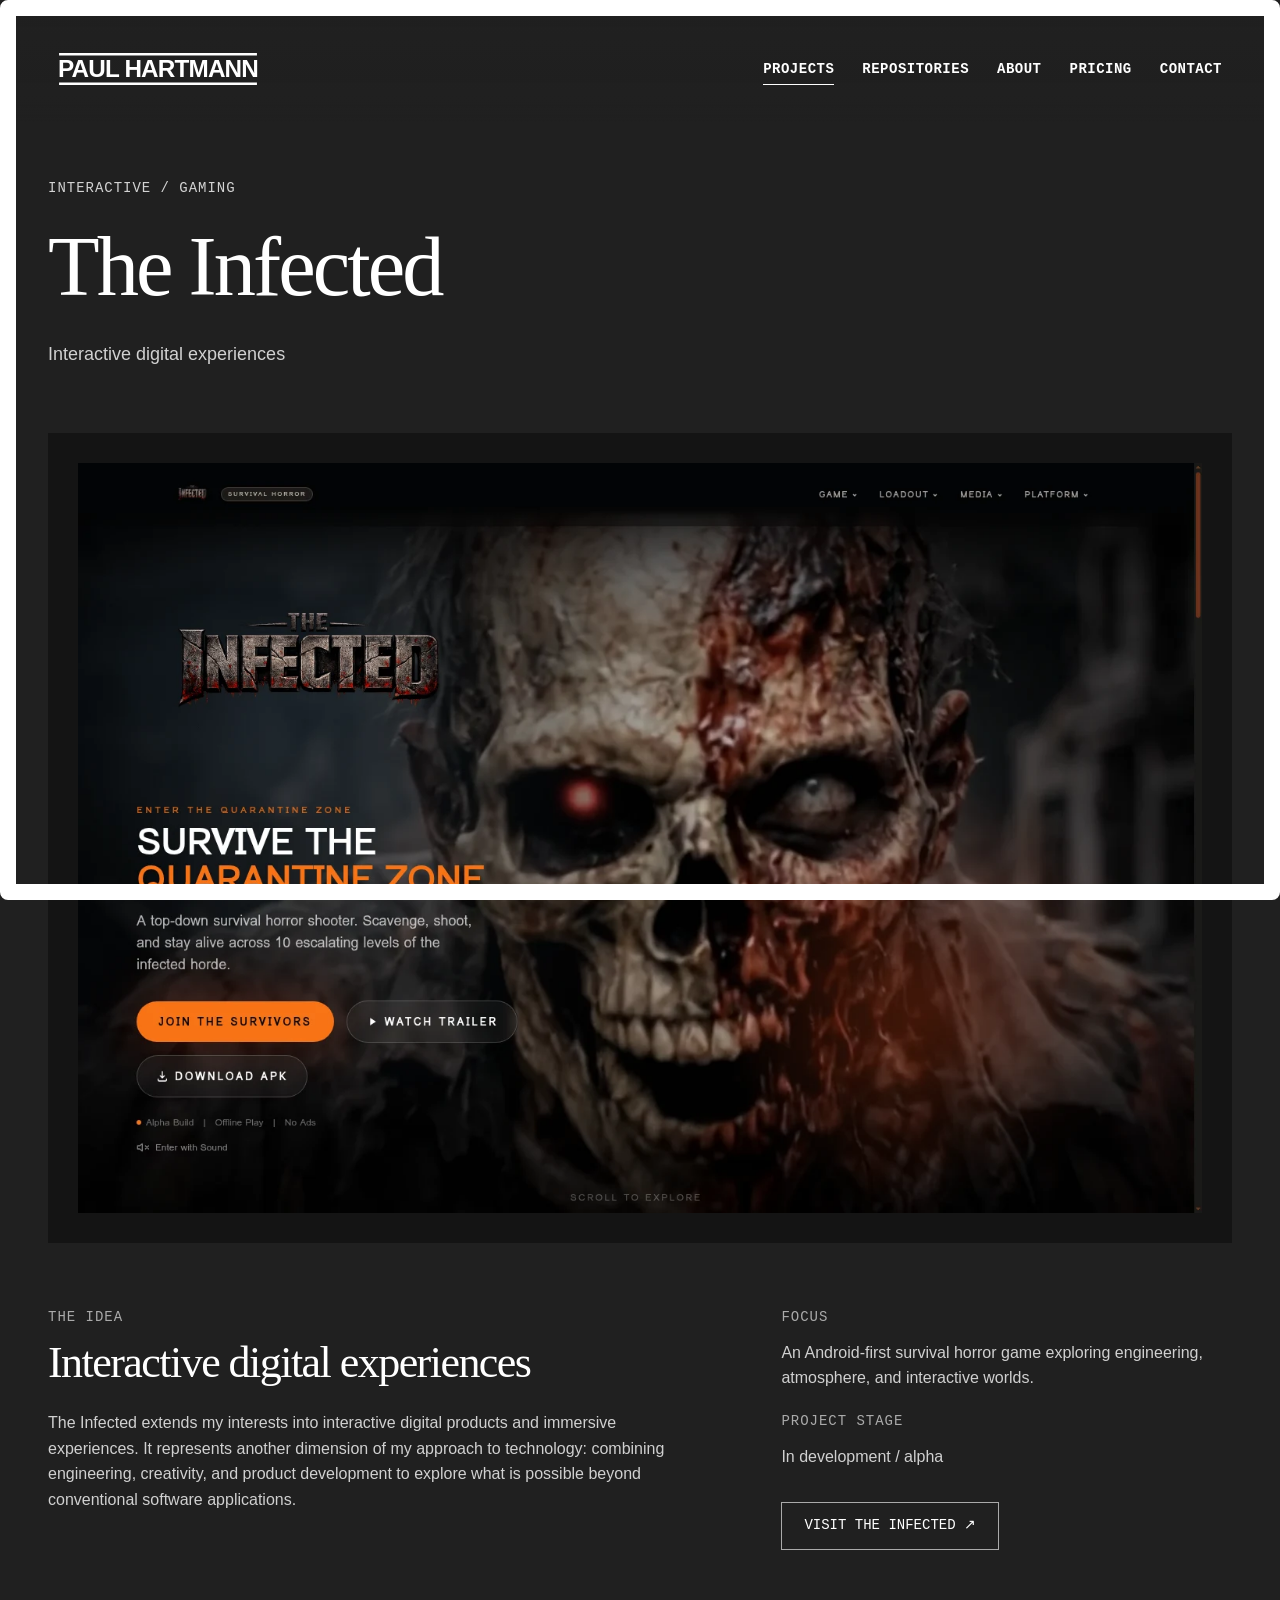
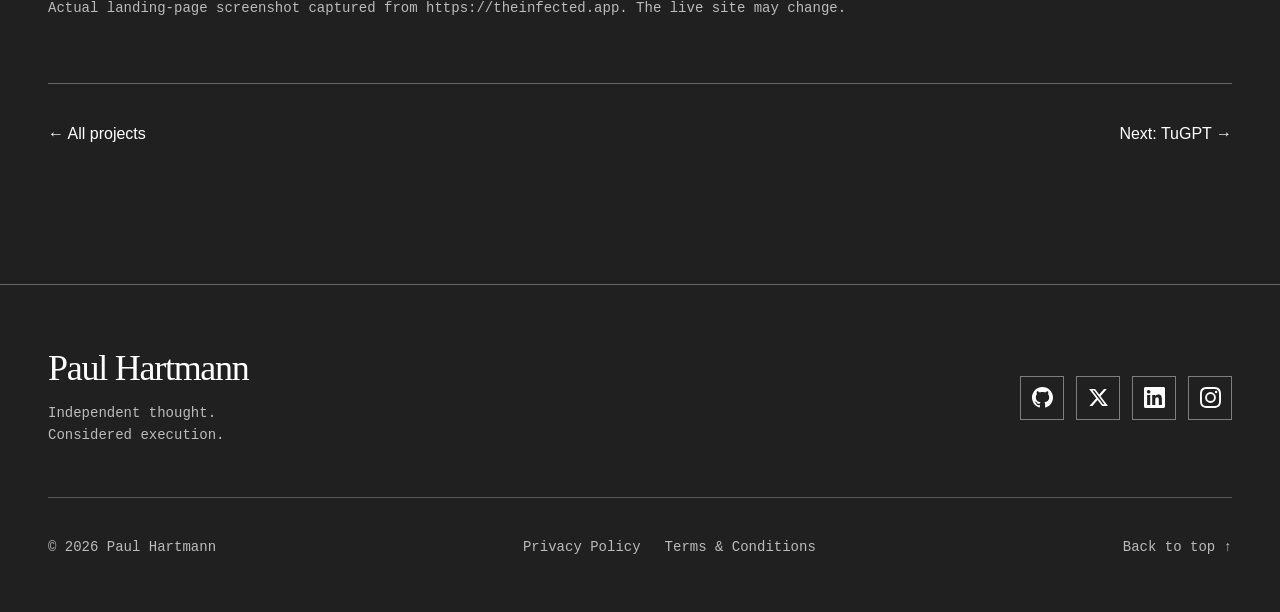
<file: project-the-infected.html>
<!doctype html><html lang="en" id="top"><head><meta charset="utf-8"><meta name="viewport" content="width=device-width,initial-scale=1"><meta name="theme-color" content="#202020"><meta name="description" content="Paul Hartmann — software engineer, technology entrepreneur and AI innovator. Explore projects, repositories and engineering services."><title>The Infected — Paul Hartmann</title><link rel="icon" href="assets/favicon.svg" type="image/svg+xml"><link rel="stylesheet" href="style.css"><script src="app.js" defer></script></head><body class=""><a class="skip" href="#main">Skip to content</a><div class="frame" aria-hidden="true"></div><header class="site-header"><a class="logo" href="index.html" aria-label="Paul Hartmann home"><img src="assets/paul-hartmann-logo.svg" alt="PAUL HARTMANN" width="200" height="32"></a><nav class="desktop-nav" aria-label="Main navigation"><a href="projects.html" aria-current="page">Projects</a><a href="repositories.html">Repositories</a><a href="about.html">About</a><a href="pricing.html">Pricing</a><a href="contact.html">Contact</a></nav><button class="menu-button" aria-expanded="false" aria-controls="mobile-nav">Menu <span>+</span></button></header><nav class="mobile-nav" id="mobile-nav" aria-label="Mobile navigation" inert><a href="projects.html" aria-current="page">Projects</a><a href="repositories.html">Repositories</a><a href="about.html">About</a><a href="pricing.html">Pricing</a><a href="contact.html">Contact</a><a href="index.html">Home</a><div class="social-icons"><a href="https://github.com/coderxp1" target="_blank" rel="noopener noreferrer" aria-label="GitHub" title="GitHub"><svg aria-hidden="true" width="22" height="22" viewBox="0 0 24 24" fill="currentColor"><path d="M12 0c-6.626 0-12 5.373-12 12 0 5.302 3.438 9.8 8.207 11.387.599.111.793-.261.793-.577v-2.234c-3.338.726-4.033-1.416-4.033-1.416-.546-1.387-1.333-1.756-1.333-1.756-1.089-.745.083-.729.083-.729 1.205.084 1.839 1.237 1.839 1.237 1.07 1.834 2.807 1.304 3.492.997.107-.775.418-1.305.762-1.604-2.665-.305-5.467-1.334-5.467-5.931 0-1.311.469-2.381 1.236-3.221-.124-.303-.535-1.524.117-3.176 0 0 1.008-.322 3.301 1.23.957-.266 1.983-.399 3.003-.404 1.02.005 2.047.138 3.006.404 2.291-1.552 3.297-1.23 3.297-1.23.653 1.653.242 2.874.118 3.176.77.84 1.235 1.911 1.235 3.221 0 4.609-2.807 5.624-5.479 5.921.43.372.823 1.102.823 2.222v3.293c0 .319.192.694.801.576 4.765-1.589 8.199-6.086 8.199-11.386 0-6.627-5.373-12-12-12z"/></svg></a><a href="https://x.com/revprodev?s=21" target="_blank" rel="noopener noreferrer" aria-label="X (Twitter)" title="X (Twitter)"><svg aria-hidden="true" width="20" height="20" viewBox="0 0 24 24" fill="currentColor"><path d="M18.244 2.25h3.308l-7.227 8.26 8.502 11.24H16.17l-5.214-6.817L4.99 21.75H1.68l7.73-8.835L1.254 2.25H8.08l4.713 6.231zm-1.161 17.52h1.833L7.084 4.126H5.117z"/></svg></a><a href="https://www.linkedin.com/in/hartmanndev" target="_blank" rel="noopener noreferrer" aria-label="LinkedIn" title="LinkedIn"><svg aria-hidden="true" width="22" height="22" viewBox="0 0 24 24" fill="currentColor"><path d="M20.447 20.452h-3.554v-5.569c0-1.328-.027-3.037-1.852-3.037-1.853 0-2.136 1.445-2.136 2.939v5.667H9.351V9h3.414v1.561h.046c.477-.9 1.637-1.85 3.37-1.85 3.601 0 4.267 2.37 4.267 5.455v6.286zM5.337 7.433c-1.144 0-2.063-.926-2.063-2.065 0-1.138.92-2.063 2.063-2.063 1.14 0 2.064.925 2.064 2.063 0 1.139-.925 2.065-2.064 2.065zm1.782 13.019H3.555V9h3.564v11.452zM22.225 0H1.771C.792 0 0 .774 0 1.729v20.542C0 23.227.792 24 1.771 24h20.451C23.2 24 24 23.227 24 22.271V1.729C24 .774 23.2 0 22.222 0h.003z"/></svg></a><a href="https://www.instagram.com/jphartmann8" target="_blank" rel="noopener noreferrer" aria-label="Instagram" title="Instagram"><svg aria-hidden="true" width="22" height="22" viewBox="0 0 24 24" fill="currentColor"><path d="M12 2.163c3.204 0 3.584.012 4.85.07 3.252.148 4.771 1.691 4.919 4.919.058 1.265.069 1.645.069 4.849 0 3.205-.012 3.584-.069 4.849-.149 3.225-1.664 4.771-4.919 4.919-1.266.058-1.644.07-4.85.07-3.204 0-3.584-.012-4.849-.07-3.26-.149-4.771-1.699-4.919-4.92-.058-1.265-.07-1.644-.07-4.849 0-3.204.013-3.583.07-4.849.149-3.227 1.664-4.771 4.919-4.919 1.266-.057 1.645-.069 4.849-.069zM12 0C8.741 0 8.333.014 7.053.072 2.695.272.273 2.69.073 7.052.014 8.333 0 8.741 0 12c0 3.259.014 3.668.072 4.948.2 4.358 2.618 6.78 6.98 6.98C8.333 23.986 8.741 24 12 24c3.259 0 3.668-.014 4.948-.072 4.354-.2 6.782-2.618 6.979-6.98.059-1.28.073-1.689.073-4.948 0-3.259-.014-3.667-.072-4.947-.196-4.354-2.617-6.78-6.979-6.98C15.668.014 15.259 0 12 0zm0 5.838a6.162 6.162 0 100 12.324 6.162 6.162 0 000-12.324zM12 16a4 4 0 110-8 4 4 0 010 8zm6.406-11.845a1.44 1.44 0 100 2.881 1.44 1.44 0 000-2.881z"/></svg></a></div></nav><main id="main"><div class="page-intro shell reveal"><p class="eyebrow">Interactive / gaming</p><h1>The Infected</h1><p class="intro-text">Interactive digital experiences</p></div><section class="shell detail"><div class="detail-capture"><img src="assets/project-the-infected.webp" alt="Screenshot of the The Infected website" loading="eager" width="1440" height="960"></div><div class="detail-info"><div><p class="eyebrow">The idea</p><h2>Interactive digital experiences</h2><p>The Infected extends my interests into interactive digital products and immersive experiences. It represents another dimension of my approach to technology: combining engineering, creativity, and product development to explore what is possible beyond conventional software applications.</p></div><aside><p class="eyebrow">Focus</p><p>An Android-first survival horror game exploring engineering, atmosphere, and interactive worlds.</p><p class="eyebrow">Project stage</p><p>In development / alpha</p><a class="button-link" href="https://theinfected.app" target="_blank" rel="noopener noreferrer">Visit The Infected ↗</a></aside></div><p class="small-note">Actual landing-page screenshot captured from https://theinfected.app. The live site may change.</p><nav class="project-next" aria-label="Project navigation"><a href="projects.html">← All projects</a><a href="project-tugpt.html">Next: TuGPT →</a></nav></section></main><footer class="site-footer"><div class="footer-top"><a class="footer-name" href="index.html">Paul Hartmann<span>Independent thought.<br>Considered execution.</span></a><div class="social-icons"><a href="https://github.com/coderxp1" target="_blank" rel="noopener noreferrer" aria-label="GitHub" title="GitHub"><svg aria-hidden="true" width="22" height="22" viewBox="0 0 24 24" fill="currentColor"><path d="M12 0c-6.626 0-12 5.373-12 12 0 5.302 3.438 9.8 8.207 11.387.599.111.793-.261.793-.577v-2.234c-3.338.726-4.033-1.416-4.033-1.416-.546-1.387-1.333-1.756-1.333-1.756-1.089-.745.083-.729.083-.729 1.205.084 1.839 1.237 1.839 1.237 1.07 1.834 2.807 1.304 3.492.997.107-.775.418-1.305.762-1.604-2.665-.305-5.467-1.334-5.467-5.931 0-1.311.469-2.381 1.236-3.221-.124-.303-.535-1.524.117-3.176 0 0 1.008-.322 3.301 1.23.957-.266 1.983-.399 3.003-.404 1.02.005 2.047.138 3.006.404 2.291-1.552 3.297-1.23 3.297-1.23.653 1.653.242 2.874.118 3.176.77.84 1.235 1.911 1.235 3.221 0 4.609-2.807 5.624-5.479 5.921.43.372.823 1.102.823 2.222v3.293c0 .319.192.694.801.576 4.765-1.589 8.199-6.086 8.199-11.386 0-6.627-5.373-12-12-12z"/></svg></a><a href="https://x.com/revprodev?s=21" target="_blank" rel="noopener noreferrer" aria-label="X (Twitter)" title="X (Twitter)"><svg aria-hidden="true" width="20" height="20" viewBox="0 0 24 24" fill="currentColor"><path d="M18.244 2.25h3.308l-7.227 8.26 8.502 11.24H16.17l-5.214-6.817L4.99 21.75H1.68l7.73-8.835L1.254 2.25H8.08l4.713 6.231zm-1.161 17.52h1.833L7.084 4.126H5.117z"/></svg></a><a href="https://www.linkedin.com/in/hartmanndev" target="_blank" rel="noopener noreferrer" aria-label="LinkedIn" title="LinkedIn"><svg aria-hidden="true" width="22" height="22" viewBox="0 0 24 24" fill="currentColor"><path d="M20.447 20.452h-3.554v-5.569c0-1.328-.027-3.037-1.852-3.037-1.853 0-2.136 1.445-2.136 2.939v5.667H9.351V9h3.414v1.561h.046c.477-.9 1.637-1.85 3.37-1.85 3.601 0 4.267 2.37 4.267 5.455v6.286zM5.337 7.433c-1.144 0-2.063-.926-2.063-2.065 0-1.138.92-2.063 2.063-2.063 1.14 0 2.064.925 2.064 2.063 0 1.139-.925 2.065-2.064 2.065zm1.782 13.019H3.555V9h3.564v11.452zM22.225 0H1.771C.792 0 0 .774 0 1.729v20.542C0 23.227.792 24 1.771 24h20.451C23.2 24 24 23.227 24 22.271V1.729C24 .774 23.2 0 22.222 0h.003z"/></svg></a><a href="https://www.instagram.com/jphartmann8" target="_blank" rel="noopener noreferrer" aria-label="Instagram" title="Instagram"><svg aria-hidden="true" width="22" height="22" viewBox="0 0 24 24" fill="currentColor"><path d="M12 2.163c3.204 0 3.584.012 4.85.07 3.252.148 4.771 1.691 4.919 4.919.058 1.265.069 1.645.069 4.849 0 3.205-.012 3.584-.069 4.849-.149 3.225-1.664 4.771-4.919 4.919-1.266.058-1.644.07-4.85.07-3.204 0-3.584-.012-4.849-.07-3.26-.149-4.771-1.699-4.919-4.92-.058-1.265-.07-1.644-.07-4.849 0-3.204.013-3.583.07-4.849.149-3.227 1.664-4.771 4.919-4.919 1.266-.057 1.645-.069 4.849-.069zM12 0C8.741 0 8.333.014 7.053.072 2.695.272.273 2.69.073 7.052.014 8.333 0 8.741 0 12c0 3.259.014 3.668.072 4.948.2 4.358 2.618 6.78 6.98 6.98C8.333 23.986 8.741 24 12 24c3.259 0 3.668-.014 4.948-.072 4.354-.2 6.782-2.618 6.979-6.98.059-1.28.073-1.689.073-4.948 0-3.259-.014-3.667-.072-4.947-.196-4.354-2.617-6.78-6.979-6.98C15.668.014 15.259 0 12 0zm0 5.838a6.162 6.162 0 100 12.324 6.162 6.162 0 000-12.324zM12 16a4 4 0 110-8 4 4 0 010 8zm6.406-11.845a1.44 1.44 0 100 2.881 1.44 1.44 0 000-2.881z"/></svg></a></div></div><div class="footer-bottom"><span>© 2026 Paul Hartmann</span><div><a href="privacy.html">Privacy Policy</a><a href="terms.html">Terms &amp; Conditions</a></div><a href="#top">Back to top ↑</a></div></footer></body></html>
</file>
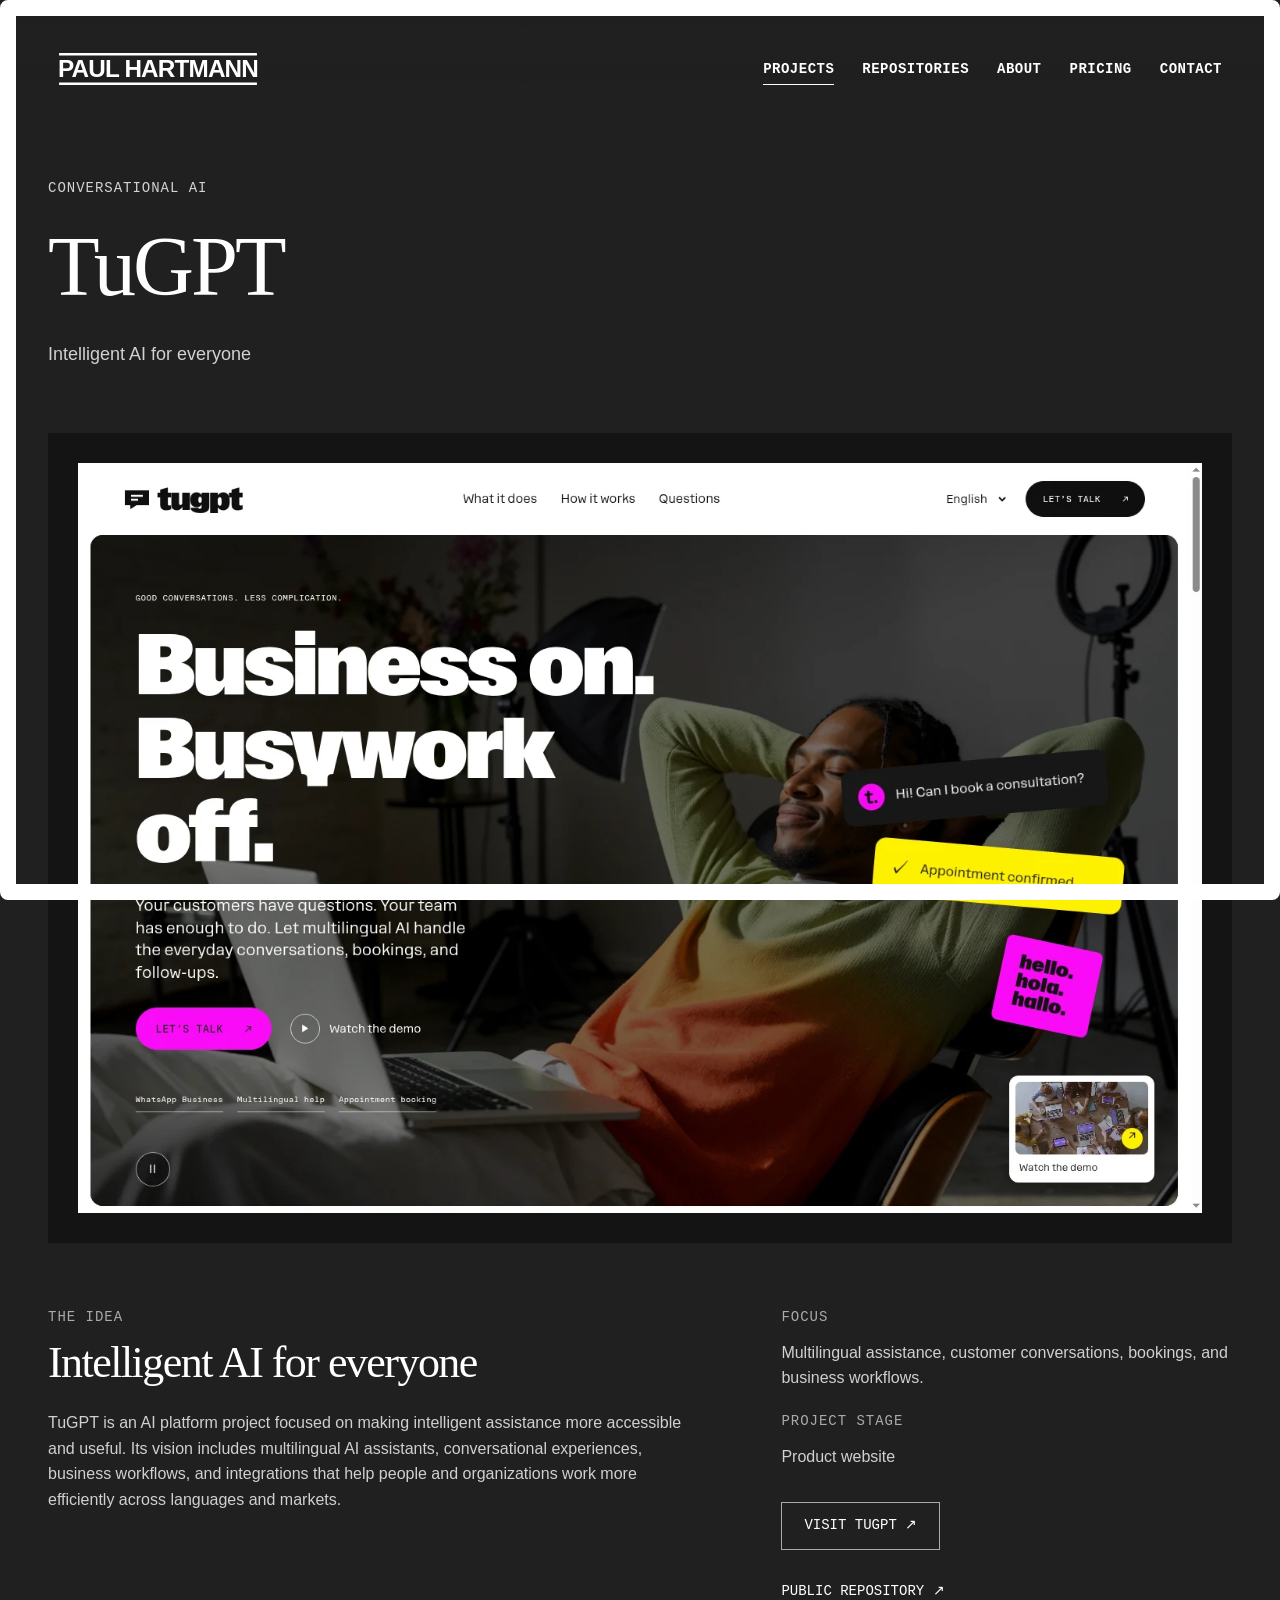
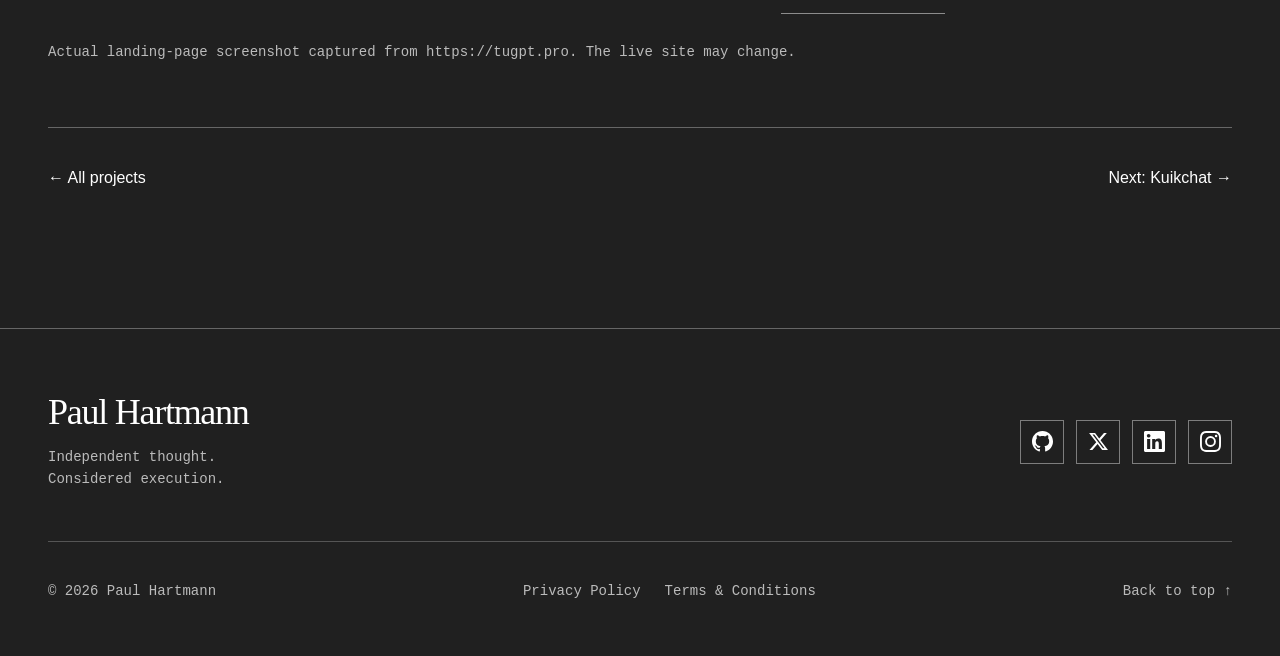
<file: project-tugpt.html>
<!doctype html><html lang="en" id="top"><head><meta charset="utf-8"><meta name="viewport" content="width=device-width,initial-scale=1"><meta name="theme-color" content="#202020"><meta name="description" content="Paul Hartmann — software engineer, technology entrepreneur and AI innovator. Explore projects, repositories and engineering services."><title>TuGPT — Paul Hartmann</title><link rel="icon" href="assets/favicon.svg" type="image/svg+xml"><link rel="stylesheet" href="style.css"><script src="app.js" defer></script></head><body class=""><a class="skip" href="#main">Skip to content</a><div class="frame" aria-hidden="true"></div><header class="site-header"><a class="logo" href="index.html" aria-label="Paul Hartmann home"><img src="assets/paul-hartmann-logo.svg" alt="PAUL HARTMANN" width="200" height="32"></a><nav class="desktop-nav" aria-label="Main navigation"><a href="projects.html" aria-current="page">Projects</a><a href="repositories.html">Repositories</a><a href="about.html">About</a><a href="pricing.html">Pricing</a><a href="contact.html">Contact</a></nav><button class="menu-button" aria-expanded="false" aria-controls="mobile-nav">Menu <span>+</span></button></header><nav class="mobile-nav" id="mobile-nav" aria-label="Mobile navigation" inert><a href="projects.html" aria-current="page">Projects</a><a href="repositories.html">Repositories</a><a href="about.html">About</a><a href="pricing.html">Pricing</a><a href="contact.html">Contact</a><a href="index.html">Home</a><div class="social-icons"><a href="https://github.com/coderxp1" target="_blank" rel="noopener noreferrer" aria-label="GitHub" title="GitHub"><svg aria-hidden="true" width="22" height="22" viewBox="0 0 24 24" fill="currentColor"><path d="M12 0c-6.626 0-12 5.373-12 12 0 5.302 3.438 9.8 8.207 11.387.599.111.793-.261.793-.577v-2.234c-3.338.726-4.033-1.416-4.033-1.416-.546-1.387-1.333-1.756-1.333-1.756-1.089-.745.083-.729.083-.729 1.205.084 1.839 1.237 1.839 1.237 1.07 1.834 2.807 1.304 3.492.997.107-.775.418-1.305.762-1.604-2.665-.305-5.467-1.334-5.467-5.931 0-1.311.469-2.381 1.236-3.221-.124-.303-.535-1.524.117-3.176 0 0 1.008-.322 3.301 1.23.957-.266 1.983-.399 3.003-.404 1.02.005 2.047.138 3.006.404 2.291-1.552 3.297-1.23 3.297-1.23.653 1.653.242 2.874.118 3.176.77.84 1.235 1.911 1.235 3.221 0 4.609-2.807 5.624-5.479 5.921.43.372.823 1.102.823 2.222v3.293c0 .319.192.694.801.576 4.765-1.589 8.199-6.086 8.199-11.386 0-6.627-5.373-12-12-12z"/></svg></a><a href="https://x.com/revprodev?s=21" target="_blank" rel="noopener noreferrer" aria-label="X (Twitter)" title="X (Twitter)"><svg aria-hidden="true" width="20" height="20" viewBox="0 0 24 24" fill="currentColor"><path d="M18.244 2.25h3.308l-7.227 8.26 8.502 11.24H16.17l-5.214-6.817L4.99 21.75H1.68l7.73-8.835L1.254 2.25H8.08l4.713 6.231zm-1.161 17.52h1.833L7.084 4.126H5.117z"/></svg></a><a href="https://www.linkedin.com/in/hartmanndev" target="_blank" rel="noopener noreferrer" aria-label="LinkedIn" title="LinkedIn"><svg aria-hidden="true" width="22" height="22" viewBox="0 0 24 24" fill="currentColor"><path d="M20.447 20.452h-3.554v-5.569c0-1.328-.027-3.037-1.852-3.037-1.853 0-2.136 1.445-2.136 2.939v5.667H9.351V9h3.414v1.561h.046c.477-.9 1.637-1.85 3.37-1.85 3.601 0 4.267 2.37 4.267 5.455v6.286zM5.337 7.433c-1.144 0-2.063-.926-2.063-2.065 0-1.138.92-2.063 2.063-2.063 1.14 0 2.064.925 2.064 2.063 0 1.139-.925 2.065-2.064 2.065zm1.782 13.019H3.555V9h3.564v11.452zM22.225 0H1.771C.792 0 0 .774 0 1.729v20.542C0 23.227.792 24 1.771 24h20.451C23.2 24 24 23.227 24 22.271V1.729C24 .774 23.2 0 22.222 0h.003z"/></svg></a><a href="https://www.instagram.com/jphartmann8" target="_blank" rel="noopener noreferrer" aria-label="Instagram" title="Instagram"><svg aria-hidden="true" width="22" height="22" viewBox="0 0 24 24" fill="currentColor"><path d="M12 2.163c3.204 0 3.584.012 4.85.07 3.252.148 4.771 1.691 4.919 4.919.058 1.265.069 1.645.069 4.849 0 3.205-.012 3.584-.069 4.849-.149 3.225-1.664 4.771-4.919 4.919-1.266.058-1.644.07-4.85.07-3.204 0-3.584-.012-4.849-.07-3.26-.149-4.771-1.699-4.919-4.92-.058-1.265-.07-1.644-.07-4.849 0-3.204.013-3.583.07-4.849.149-3.227 1.664-4.771 4.919-4.919 1.266-.057 1.645-.069 4.849-.069zM12 0C8.741 0 8.333.014 7.053.072 2.695.272.273 2.69.073 7.052.014 8.333 0 8.741 0 12c0 3.259.014 3.668.072 4.948.2 4.358 2.618 6.78 6.98 6.98C8.333 23.986 8.741 24 12 24c3.259 0 3.668-.014 4.948-.072 4.354-.2 6.782-2.618 6.979-6.98.059-1.28.073-1.689.073-4.948 0-3.259-.014-3.667-.072-4.947-.196-4.354-2.617-6.78-6.979-6.98C15.668.014 15.259 0 12 0zm0 5.838a6.162 6.162 0 100 12.324 6.162 6.162 0 000-12.324zM12 16a4 4 0 110-8 4 4 0 010 8zm6.406-11.845a1.44 1.44 0 100 2.881 1.44 1.44 0 000-2.881z"/></svg></a></div></nav><main id="main"><div class="page-intro shell reveal"><p class="eyebrow">Conversational AI</p><h1>TuGPT</h1><p class="intro-text">Intelligent AI for everyone</p></div><section class="shell detail"><div class="detail-capture"><img src="assets/project-tugpt.webp" alt="Screenshot of the TuGPT website" loading="eager" width="1440" height="960"></div><div class="detail-info"><div><p class="eyebrow">The idea</p><h2>Intelligent AI for everyone</h2><p>TuGPT is an AI platform project focused on making intelligent assistance more accessible and useful. Its vision includes multilingual AI assistants, conversational experiences, business workflows, and integrations that help people and organizations work more efficiently across languages and markets.</p></div><aside><p class="eyebrow">Focus</p><p>Multilingual assistance, customer conversations, bookings, and business workflows.</p><p class="eyebrow">Project stage</p><p>Product website</p><a class="button-link" href="https://tugpt.pro" target="_blank" rel="noopener noreferrer">Visit TuGPT ↗</a><a class="text-link" href="https://github.com/coderxp1/tugpt" target="_blank" rel="noopener noreferrer">Public repository ↗</a></aside></div><p class="small-note">Actual landing-page screenshot captured from https://tugpt.pro. The live site may change.</p><nav class="project-next" aria-label="Project navigation"><a href="projects.html">← All projects</a><a href="project-kuikchat.html">Next: Kuikchat →</a></nav></section></main><footer class="site-footer"><div class="footer-top"><a class="footer-name" href="index.html">Paul Hartmann<span>Independent thought.<br>Considered execution.</span></a><div class="social-icons"><a href="https://github.com/coderxp1" target="_blank" rel="noopener noreferrer" aria-label="GitHub" title="GitHub"><svg aria-hidden="true" width="22" height="22" viewBox="0 0 24 24" fill="currentColor"><path d="M12 0c-6.626 0-12 5.373-12 12 0 5.302 3.438 9.8 8.207 11.387.599.111.793-.261.793-.577v-2.234c-3.338.726-4.033-1.416-4.033-1.416-.546-1.387-1.333-1.756-1.333-1.756-1.089-.745.083-.729.083-.729 1.205.084 1.839 1.237 1.839 1.237 1.07 1.834 2.807 1.304 3.492.997.107-.775.418-1.305.762-1.604-2.665-.305-5.467-1.334-5.467-5.931 0-1.311.469-2.381 1.236-3.221-.124-.303-.535-1.524.117-3.176 0 0 1.008-.322 3.301 1.23.957-.266 1.983-.399 3.003-.404 1.02.005 2.047.138 3.006.404 2.291-1.552 3.297-1.23 3.297-1.23.653 1.653.242 2.874.118 3.176.77.84 1.235 1.911 1.235 3.221 0 4.609-2.807 5.624-5.479 5.921.43.372.823 1.102.823 2.222v3.293c0 .319.192.694.801.576 4.765-1.589 8.199-6.086 8.199-11.386 0-6.627-5.373-12-12-12z"/></svg></a><a href="https://x.com/revprodev?s=21" target="_blank" rel="noopener noreferrer" aria-label="X (Twitter)" title="X (Twitter)"><svg aria-hidden="true" width="20" height="20" viewBox="0 0 24 24" fill="currentColor"><path d="M18.244 2.25h3.308l-7.227 8.26 8.502 11.24H16.17l-5.214-6.817L4.99 21.75H1.68l7.73-8.835L1.254 2.25H8.08l4.713 6.231zm-1.161 17.52h1.833L7.084 4.126H5.117z"/></svg></a><a href="https://www.linkedin.com/in/hartmanndev" target="_blank" rel="noopener noreferrer" aria-label="LinkedIn" title="LinkedIn"><svg aria-hidden="true" width="22" height="22" viewBox="0 0 24 24" fill="currentColor"><path d="M20.447 20.452h-3.554v-5.569c0-1.328-.027-3.037-1.852-3.037-1.853 0-2.136 1.445-2.136 2.939v5.667H9.351V9h3.414v1.561h.046c.477-.9 1.637-1.85 3.37-1.85 3.601 0 4.267 2.37 4.267 5.455v6.286zM5.337 7.433c-1.144 0-2.063-.926-2.063-2.065 0-1.138.92-2.063 2.063-2.063 1.14 0 2.064.925 2.064 2.063 0 1.139-.925 2.065-2.064 2.065zm1.782 13.019H3.555V9h3.564v11.452zM22.225 0H1.771C.792 0 0 .774 0 1.729v20.542C0 23.227.792 24 1.771 24h20.451C23.2 24 24 23.227 24 22.271V1.729C24 .774 23.2 0 22.222 0h.003z"/></svg></a><a href="https://www.instagram.com/jphartmann8" target="_blank" rel="noopener noreferrer" aria-label="Instagram" title="Instagram"><svg aria-hidden="true" width="22" height="22" viewBox="0 0 24 24" fill="currentColor"><path d="M12 2.163c3.204 0 3.584.012 4.85.07 3.252.148 4.771 1.691 4.919 4.919.058 1.265.069 1.645.069 4.849 0 3.205-.012 3.584-.069 4.849-.149 3.225-1.664 4.771-4.919 4.919-1.266.058-1.644.07-4.85.07-3.204 0-3.584-.012-4.849-.07-3.26-.149-4.771-1.699-4.919-4.92-.058-1.265-.07-1.644-.07-4.849 0-3.204.013-3.583.07-4.849.149-3.227 1.664-4.771 4.919-4.919 1.266-.057 1.645-.069 4.849-.069zM12 0C8.741 0 8.333.014 7.053.072 2.695.272.273 2.69.073 7.052.014 8.333 0 8.741 0 12c0 3.259.014 3.668.072 4.948.2 4.358 2.618 6.78 6.98 6.98C8.333 23.986 8.741 24 12 24c3.259 0 3.668-.014 4.948-.072 4.354-.2 6.782-2.618 6.979-6.98.059-1.28.073-1.689.073-4.948 0-3.259-.014-3.667-.072-4.947-.196-4.354-2.617-6.78-6.979-6.98C15.668.014 15.259 0 12 0zm0 5.838a6.162 6.162 0 100 12.324 6.162 6.162 0 000-12.324zM12 16a4 4 0 110-8 4 4 0 010 8zm6.406-11.845a1.44 1.44 0 100 2.881 1.44 1.44 0 000-2.881z"/></svg></a></div></div><div class="footer-bottom"><span>© 2026 Paul Hartmann</span><div><a href="privacy.html">Privacy Policy</a><a href="terms.html">Terms &amp; Conditions</a></div><a href="#top">Back to top ↑</a></div></footer></body></html>
</file>
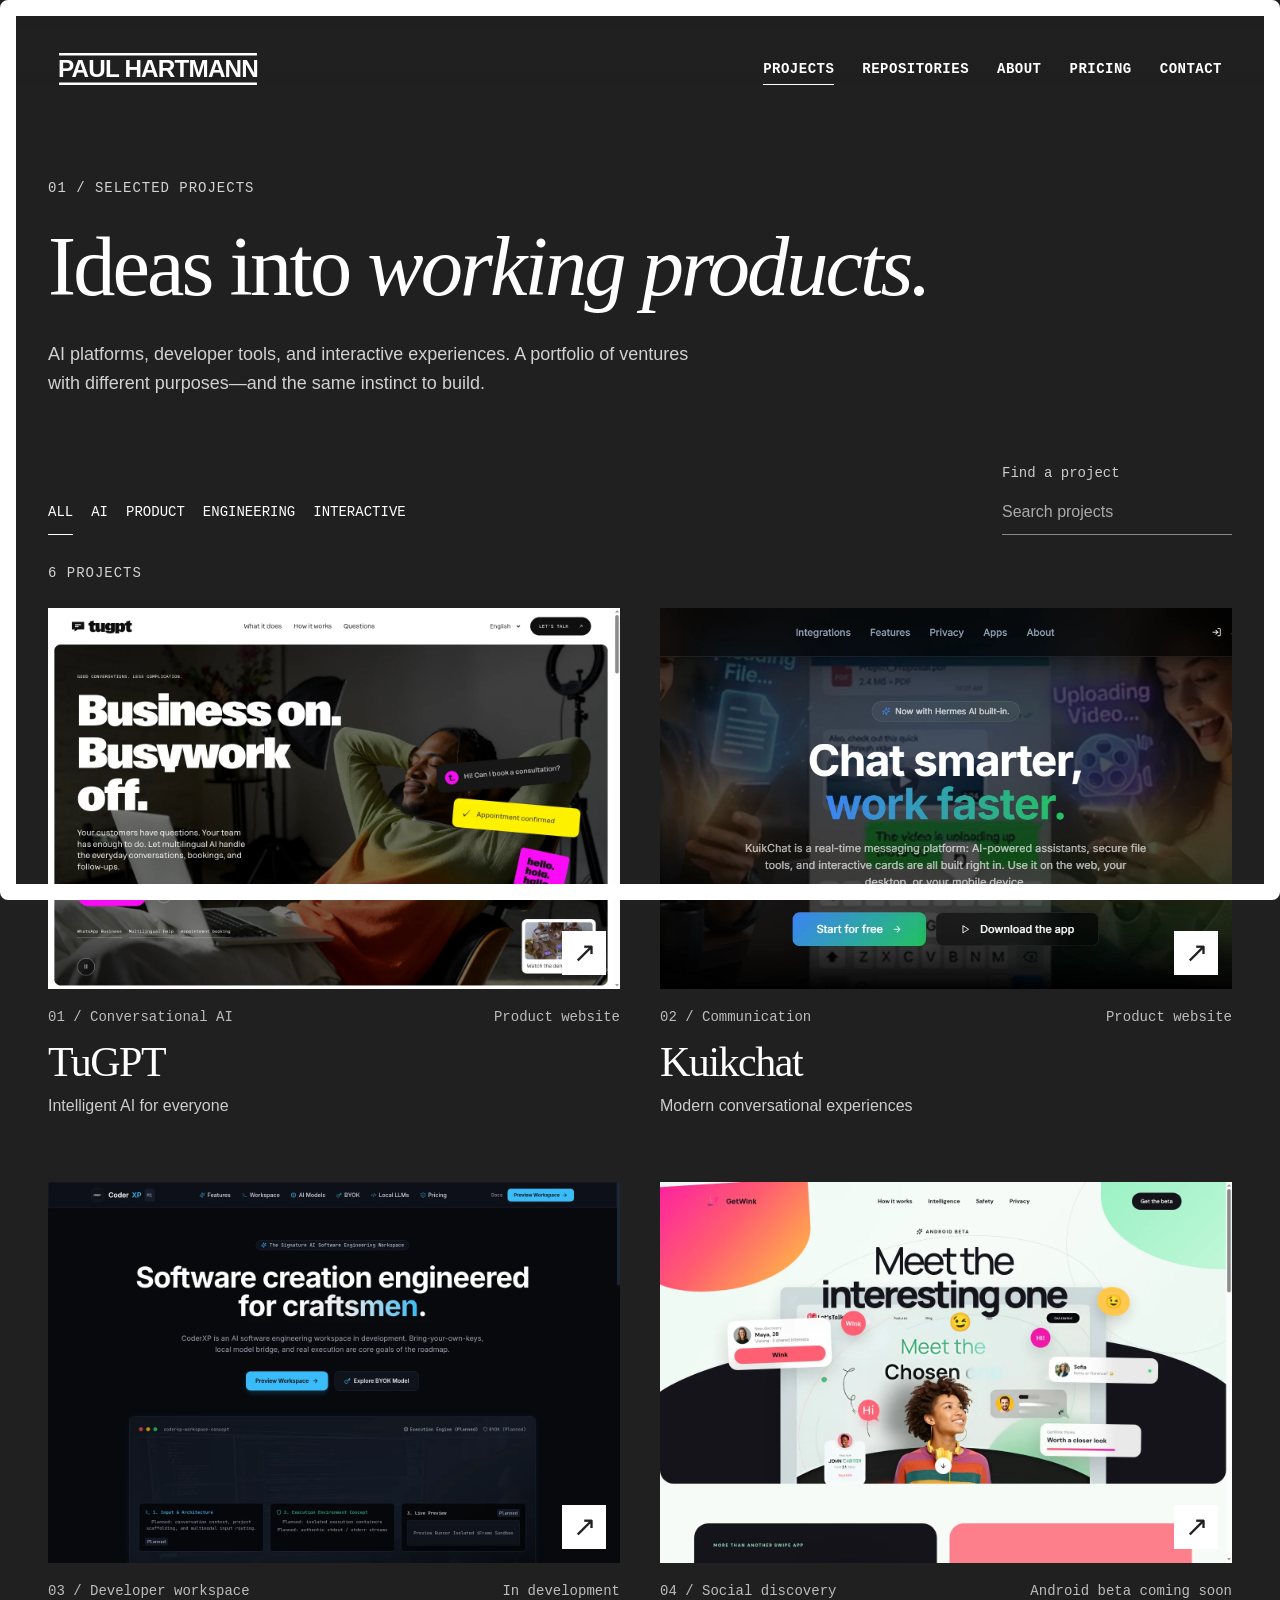
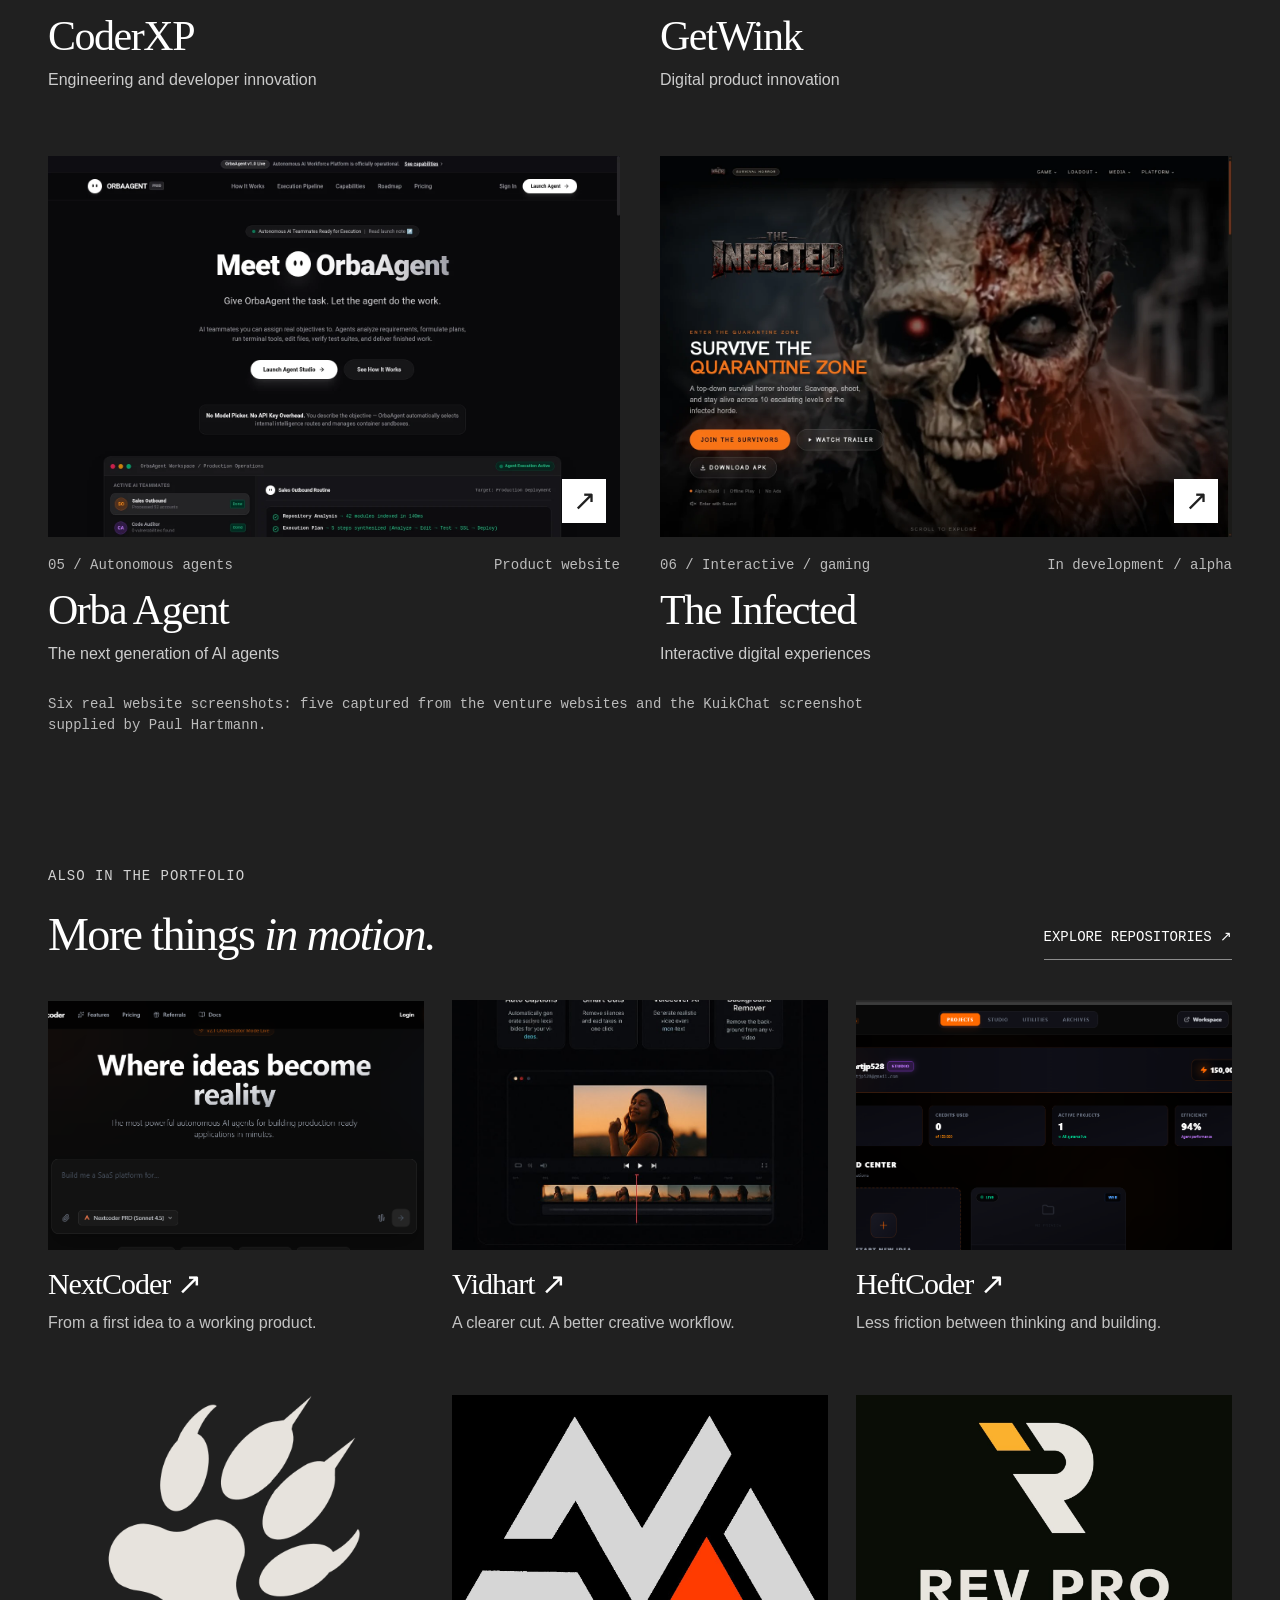
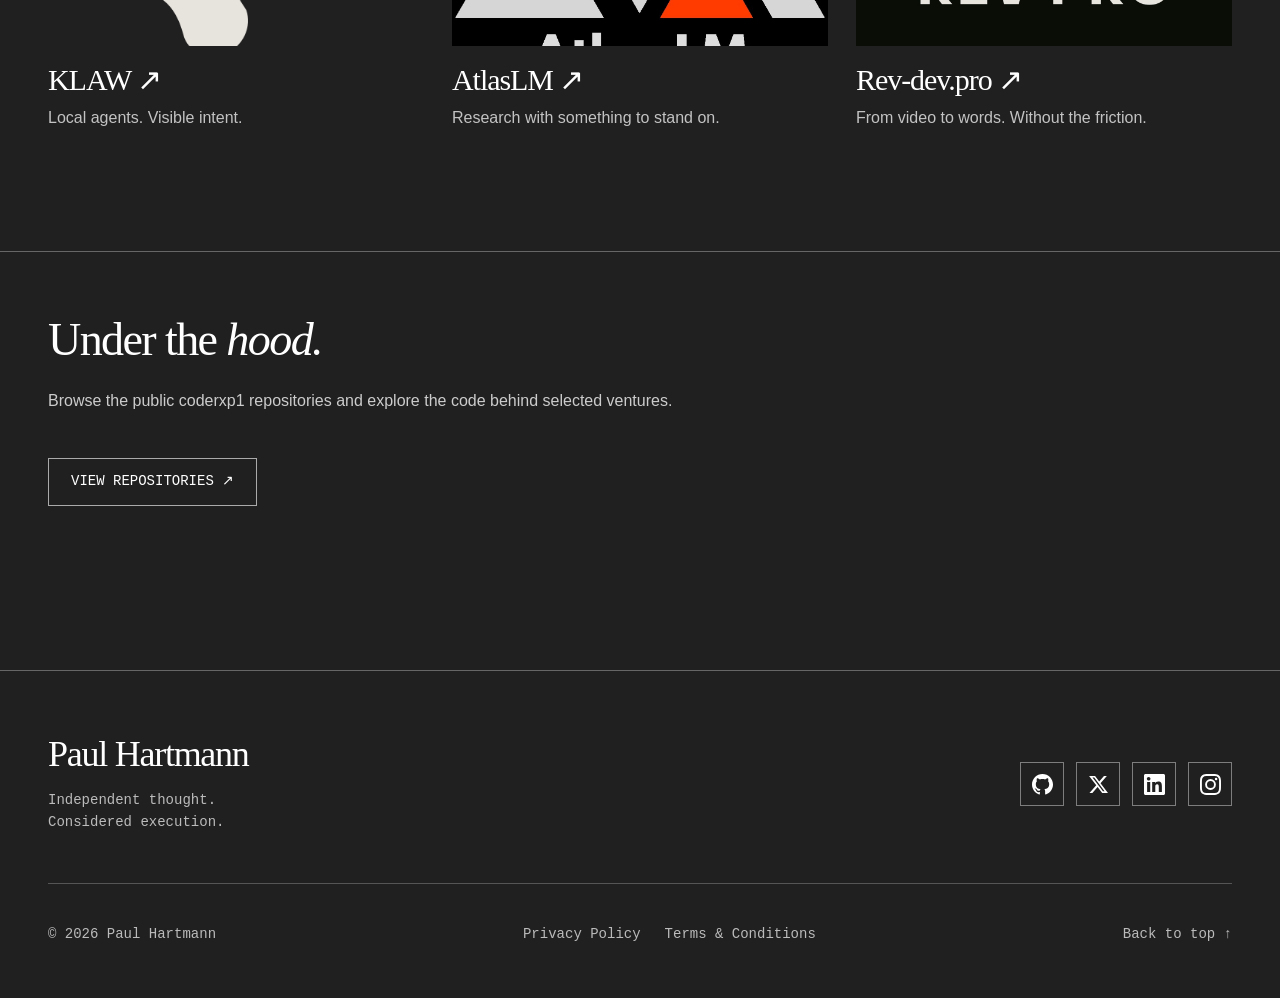
<file: projects.html>
<!doctype html><html lang="en" id="top"><head><meta charset="utf-8"><meta name="viewport" content="width=device-width,initial-scale=1"><meta name="theme-color" content="#202020"><meta name="description" content="Paul Hartmann — software engineer, technology entrepreneur and AI innovator. Explore projects, repositories and engineering services."><title>Projects — Paul Hartmann</title><link rel="icon" href="assets/favicon.svg" type="image/svg+xml"><link rel="stylesheet" href="style.css"><script src="app.js" defer></script></head><body class=""><a class="skip" href="#main">Skip to content</a><div class="frame" aria-hidden="true"></div><header class="site-header"><a class="logo" href="index.html" aria-label="Paul Hartmann home"><img src="assets/paul-hartmann-logo.svg" alt="PAUL HARTMANN" width="200" height="32"></a><nav class="desktop-nav" aria-label="Main navigation"><a href="projects.html" aria-current="page">Projects</a><a href="repositories.html">Repositories</a><a href="about.html">About</a><a href="pricing.html">Pricing</a><a href="contact.html">Contact</a></nav><button class="menu-button" aria-expanded="false" aria-controls="mobile-nav">Menu <span>+</span></button></header><nav class="mobile-nav" id="mobile-nav" aria-label="Mobile navigation" inert><a href="projects.html" aria-current="page">Projects</a><a href="repositories.html">Repositories</a><a href="about.html">About</a><a href="pricing.html">Pricing</a><a href="contact.html">Contact</a><a href="index.html">Home</a><div class="social-icons"><a href="https://github.com/coderxp1" target="_blank" rel="noopener noreferrer" aria-label="GitHub" title="GitHub"><svg aria-hidden="true" width="22" height="22" viewBox="0 0 24 24" fill="currentColor"><path d="M12 0c-6.626 0-12 5.373-12 12 0 5.302 3.438 9.8 8.207 11.387.599.111.793-.261.793-.577v-2.234c-3.338.726-4.033-1.416-4.033-1.416-.546-1.387-1.333-1.756-1.333-1.756-1.089-.745.083-.729.083-.729 1.205.084 1.839 1.237 1.839 1.237 1.07 1.834 2.807 1.304 3.492.997.107-.775.418-1.305.762-1.604-2.665-.305-5.467-1.334-5.467-5.931 0-1.311.469-2.381 1.236-3.221-.124-.303-.535-1.524.117-3.176 0 0 1.008-.322 3.301 1.23.957-.266 1.983-.399 3.003-.404 1.02.005 2.047.138 3.006.404 2.291-1.552 3.297-1.23 3.297-1.23.653 1.653.242 2.874.118 3.176.77.84 1.235 1.911 1.235 3.221 0 4.609-2.807 5.624-5.479 5.921.43.372.823 1.102.823 2.222v3.293c0 .319.192.694.801.576 4.765-1.589 8.199-6.086 8.199-11.386 0-6.627-5.373-12-12-12z"/></svg></a><a href="https://x.com/revprodev?s=21" target="_blank" rel="noopener noreferrer" aria-label="X (Twitter)" title="X (Twitter)"><svg aria-hidden="true" width="20" height="20" viewBox="0 0 24 24" fill="currentColor"><path d="M18.244 2.25h3.308l-7.227 8.26 8.502 11.24H16.17l-5.214-6.817L4.99 21.75H1.68l7.73-8.835L1.254 2.25H8.08l4.713 6.231zm-1.161 17.52h1.833L7.084 4.126H5.117z"/></svg></a><a href="https://www.linkedin.com/in/hartmanndev" target="_blank" rel="noopener noreferrer" aria-label="LinkedIn" title="LinkedIn"><svg aria-hidden="true" width="22" height="22" viewBox="0 0 24 24" fill="currentColor"><path d="M20.447 20.452h-3.554v-5.569c0-1.328-.027-3.037-1.852-3.037-1.853 0-2.136 1.445-2.136 2.939v5.667H9.351V9h3.414v1.561h.046c.477-.9 1.637-1.85 3.37-1.85 3.601 0 4.267 2.37 4.267 5.455v6.286zM5.337 7.433c-1.144 0-2.063-.926-2.063-2.065 0-1.138.92-2.063 2.063-2.063 1.14 0 2.064.925 2.064 2.063 0 1.139-.925 2.065-2.064 2.065zm1.782 13.019H3.555V9h3.564v11.452zM22.225 0H1.771C.792 0 0 .774 0 1.729v20.542C0 23.227.792 24 1.771 24h20.451C23.2 24 24 23.227 24 22.271V1.729C24 .774 23.2 0 22.222 0h.003z"/></svg></a><a href="https://www.instagram.com/jphartmann8" target="_blank" rel="noopener noreferrer" aria-label="Instagram" title="Instagram"><svg aria-hidden="true" width="22" height="22" viewBox="0 0 24 24" fill="currentColor"><path d="M12 2.163c3.204 0 3.584.012 4.85.07 3.252.148 4.771 1.691 4.919 4.919.058 1.265.069 1.645.069 4.849 0 3.205-.012 3.584-.069 4.849-.149 3.225-1.664 4.771-4.919 4.919-1.266.058-1.644.07-4.85.07-3.204 0-3.584-.012-4.849-.07-3.26-.149-4.771-1.699-4.919-4.92-.058-1.265-.07-1.644-.07-4.849 0-3.204.013-3.583.07-4.849.149-3.227 1.664-4.771 4.919-4.919 1.266-.057 1.645-.069 4.849-.069zM12 0C8.741 0 8.333.014 7.053.072 2.695.272.273 2.69.073 7.052.014 8.333 0 8.741 0 12c0 3.259.014 3.668.072 4.948.2 4.358 2.618 6.78 6.98 6.98C8.333 23.986 8.741 24 12 24c3.259 0 3.668-.014 4.948-.072 4.354-.2 6.782-2.618 6.979-6.98.059-1.28.073-1.689.073-4.948 0-3.259-.014-3.667-.072-4.947-.196-4.354-2.617-6.78-6.979-6.98C15.668.014 15.259 0 12 0zm0 5.838a6.162 6.162 0 100 12.324 6.162 6.162 0 000-12.324zM12 16a4 4 0 110-8 4 4 0 010 8zm6.406-11.845a1.44 1.44 0 100 2.881 1.44 1.44 0 000-2.881z"/></svg></a></div></nav><main id="main"><div class="page-intro shell reveal"><p class="eyebrow">01 / Selected projects</p><h1>Ideas into <i>working products.</i></h1><p class="intro-text">AI platforms, developer tools, and interactive experiences. A portfolio of ventures with different purposes—and the same instinct to build.</p></div><section class="shell"><div class="project-toolbar"><div class="filters" aria-label="Filter projects"><button data-filter="All" aria-pressed="true">All</button><button data-filter="AI" aria-pressed="false">AI</button><button data-filter="Product" aria-pressed="false">Product</button><button data-filter="Engineering" aria-pressed="false">Engineering</button><button data-filter="Interactive" aria-pressed="false">Interactive</button></div><label class="search-label">Find a project<input id="project-search" type="search" placeholder="Search projects"></label></div><p id="results-count" class="eyebrow" aria-live="polite">6 projects</p><div class="project-grid"><article class="project-card reveal" data-category="AI" data-name="tugpt"><a class="project-image" href="project-tugpt.html"><img src="assets/project-tugpt.webp" alt="Screenshot of the TuGPT website" loading="lazy" width="1440" height="960"><span class="image-arrow" aria-hidden="true">↗</span></a><div class="card-meta"><span>01 / Conversational AI</span><span>Product website</span></div><h2><a href="project-tugpt.html">TuGPT</a></h2><p>Intelligent AI for everyone</p></article><article class="project-card reveal" data-category="Product" data-name="kuikchat"><a class="project-image" href="project-kuikchat.html"><img src="assets/project-kuikchat.webp" alt="KuikChat website: Chat smarter, work faster" width="1344" height="631" loading="lazy"><span class="image-arrow" aria-hidden="true">↗</span></a><div class="card-meta"><span>02 / Communication</span><span>Product website</span></div><h2><a href="project-kuikchat.html">Kuikchat</a></h2><p>Modern conversational experiences</p></article><article class="project-card reveal" data-category="Engineering" data-name="coderxp"><a class="project-image" href="project-coderxp.html"><img src="assets/project-coderxp.webp" alt="Screenshot of the CoderXP website" loading="lazy" width="1440" height="960"><span class="image-arrow" aria-hidden="true">↗</span></a><div class="card-meta"><span>03 / Developer workspace</span><span>In development</span></div><h2><a href="project-coderxp.html">CoderXP</a></h2><p>Engineering and developer innovation</p></article><article class="project-card reveal" data-category="Product" data-name="getwink"><a class="project-image" href="project-getwink.html"><img src="assets/project-getwink.webp" alt="Screenshot of the GetWink website" loading="lazy" width="1440" height="960"><span class="image-arrow" aria-hidden="true">↗</span></a><div class="card-meta"><span>04 / Social discovery</span><span>Android beta coming soon</span></div><h2><a href="project-getwink.html">GetWink</a></h2><p>Digital product innovation</p></article><article class="project-card reveal" data-category="AI" data-name="orba agent"><a class="project-image" href="project-orba-agent.html"><img src="assets/project-orba-agent.webp" alt="Screenshot of the Orba Agent website" loading="lazy" width="1440" height="960"><span class="image-arrow" aria-hidden="true">↗</span></a><div class="card-meta"><span>05 / Autonomous agents</span><span>Product website</span></div><h2><a href="project-orba-agent.html">Orba Agent</a></h2><p>The next generation of AI agents</p></article><article class="project-card reveal" data-category="Interactive" data-name="the infected"><a class="project-image" href="project-the-infected.html"><img src="assets/project-the-infected.webp" alt="Screenshot of the The Infected website" loading="lazy" width="1440" height="960"><span class="image-arrow" aria-hidden="true">↗</span></a><div class="card-meta"><span>06 / Interactive / gaming</span><span>In development / alpha</span></div><h2><a href="project-the-infected.html">The Infected</a></h2><p>Interactive digital experiences</p></article></div><p id="no-results" hidden>No projects match this search. Try another name or category.</p><p class="small-note">Six real website screenshots: five captured from the venture websites and the KuikChat screenshot supplied by Paul Hartmann.</p></section><section class="shell section-space"><div class="section-head"><div><p class="eyebrow">Also in the portfolio</p><h2>More things <i>in motion.</i></h2></div><a class="text-link" href="repositories.html">Explore repositories ↗</a></div><div class="earlier-grid"><a class="earlier-card" href="https://paulhartmann.dev/work/nextcoder" target="_blank" rel="noopener noreferrer"><img src="assets/netcoder.png" alt="NextCoder project" loading="lazy"><h3>NextCoder ↗</h3><p>From a first idea to a working product.</p></a><a class="earlier-card" href="https://paulhartmann.dev/work/vidhart" target="_blank" rel="noopener noreferrer"><img src="assets/vidhart-editor.jpg" alt="Vidhart project" loading="lazy"><h3>Vidhart ↗</h3><p>A clearer cut. A better creative workflow.</p></a><a class="earlier-card" href="https://paulhartmann.dev/work/heftcoder" target="_blank" rel="noopener noreferrer"><img src="assets/heftcoder.png" alt="HeftCoder project" loading="lazy"><h3>HeftCoder ↗</h3><p>Less friction between thinking and building.</p></a><a class="earlier-card" href="https://github.com/janpaul80/klaw" target="_blank" rel="noopener noreferrer"><img src="assets/klaw.png" alt="KLAW project" loading="lazy"><h3>KLAW ↗</h3><p>Local agents. Visible intent.</p></a><a class="earlier-card" href="https://github.com/janpaul80/AtlasLM" target="_blank" rel="noopener noreferrer"><img src="assets/atlas.jpg" alt="AtlasLM project" loading="lazy"><h3>AtlasLM ↗</h3><p>Research with something to stand on.</p></a><a class="earlier-card" href="https://rev-dev.pro" target="_blank" rel="noopener noreferrer"><img src="assets/rev-dev.jpg" alt="Rev-dev.pro project" loading="lazy"><h3>Rev-dev.pro ↗</h3><p>From video to words. Without the friction.</p></a></div></section><section class="band shell"><h2>Under the <i>hood.</i></h2><p>Browse the public coderxp1 repositories and explore the code behind selected ventures.</p><a class="button-link" href="repositories.html">View repositories ↗</a></section></main><footer class="site-footer"><div class="footer-top"><a class="footer-name" href="index.html">Paul Hartmann<span>Independent thought.<br>Considered execution.</span></a><div class="social-icons"><a href="https://github.com/coderxp1" target="_blank" rel="noopener noreferrer" aria-label="GitHub" title="GitHub"><svg aria-hidden="true" width="22" height="22" viewBox="0 0 24 24" fill="currentColor"><path d="M12 0c-6.626 0-12 5.373-12 12 0 5.302 3.438 9.8 8.207 11.387.599.111.793-.261.793-.577v-2.234c-3.338.726-4.033-1.416-4.033-1.416-.546-1.387-1.333-1.756-1.333-1.756-1.089-.745.083-.729.083-.729 1.205.084 1.839 1.237 1.839 1.237 1.07 1.834 2.807 1.304 3.492.997.107-.775.418-1.305.762-1.604-2.665-.305-5.467-1.334-5.467-5.931 0-1.311.469-2.381 1.236-3.221-.124-.303-.535-1.524.117-3.176 0 0 1.008-.322 3.301 1.23.957-.266 1.983-.399 3.003-.404 1.02.005 2.047.138 3.006.404 2.291-1.552 3.297-1.23 3.297-1.23.653 1.653.242 2.874.118 3.176.77.84 1.235 1.911 1.235 3.221 0 4.609-2.807 5.624-5.479 5.921.43.372.823 1.102.823 2.222v3.293c0 .319.192.694.801.576 4.765-1.589 8.199-6.086 8.199-11.386 0-6.627-5.373-12-12-12z"/></svg></a><a href="https://x.com/revprodev?s=21" target="_blank" rel="noopener noreferrer" aria-label="X (Twitter)" title="X (Twitter)"><svg aria-hidden="true" width="20" height="20" viewBox="0 0 24 24" fill="currentColor"><path d="M18.244 2.25h3.308l-7.227 8.26 8.502 11.24H16.17l-5.214-6.817L4.99 21.75H1.68l7.73-8.835L1.254 2.25H8.08l4.713 6.231zm-1.161 17.52h1.833L7.084 4.126H5.117z"/></svg></a><a href="https://www.linkedin.com/in/hartmanndev" target="_blank" rel="noopener noreferrer" aria-label="LinkedIn" title="LinkedIn"><svg aria-hidden="true" width="22" height="22" viewBox="0 0 24 24" fill="currentColor"><path d="M20.447 20.452h-3.554v-5.569c0-1.328-.027-3.037-1.852-3.037-1.853 0-2.136 1.445-2.136 2.939v5.667H9.351V9h3.414v1.561h.046c.477-.9 1.637-1.85 3.37-1.85 3.601 0 4.267 2.37 4.267 5.455v6.286zM5.337 7.433c-1.144 0-2.063-.926-2.063-2.065 0-1.138.92-2.063 2.063-2.063 1.14 0 2.064.925 2.064 2.063 0 1.139-.925 2.065-2.064 2.065zm1.782 13.019H3.555V9h3.564v11.452zM22.225 0H1.771C.792 0 0 .774 0 1.729v20.542C0 23.227.792 24 1.771 24h20.451C23.2 24 24 23.227 24 22.271V1.729C24 .774 23.2 0 22.222 0h.003z"/></svg></a><a href="https://www.instagram.com/jphartmann8" target="_blank" rel="noopener noreferrer" aria-label="Instagram" title="Instagram"><svg aria-hidden="true" width="22" height="22" viewBox="0 0 24 24" fill="currentColor"><path d="M12 2.163c3.204 0 3.584.012 4.85.07 3.252.148 4.771 1.691 4.919 4.919.058 1.265.069 1.645.069 4.849 0 3.205-.012 3.584-.069 4.849-.149 3.225-1.664 4.771-4.919 4.919-1.266.058-1.644.07-4.85.07-3.204 0-3.584-.012-4.849-.07-3.26-.149-4.771-1.699-4.919-4.92-.058-1.265-.07-1.644-.07-4.849 0-3.204.013-3.583.07-4.849.149-3.227 1.664-4.771 4.919-4.919 1.266-.057 1.645-.069 4.849-.069zM12 0C8.741 0 8.333.014 7.053.072 2.695.272.273 2.69.073 7.052.014 8.333 0 8.741 0 12c0 3.259.014 3.668.072 4.948.2 4.358 2.618 6.78 6.98 6.98C8.333 23.986 8.741 24 12 24c3.259 0 3.668-.014 4.948-.072 4.354-.2 6.782-2.618 6.979-6.98.059-1.28.073-1.689.073-4.948 0-3.259-.014-3.667-.072-4.947-.196-4.354-2.617-6.78-6.979-6.98C15.668.014 15.259 0 12 0zm0 5.838a6.162 6.162 0 100 12.324 6.162 6.162 0 000-12.324zM12 16a4 4 0 110-8 4 4 0 010 8zm6.406-11.845a1.44 1.44 0 100 2.881 1.44 1.44 0 000-2.881z"/></svg></a></div></div><div class="footer-bottom"><span>© 2026 Paul Hartmann</span><div><a href="privacy.html">Privacy Policy</a><a href="terms.html">Terms &amp; Conditions</a></div><a href="#top">Back to top ↑</a></div></footer></body></html>
</file>
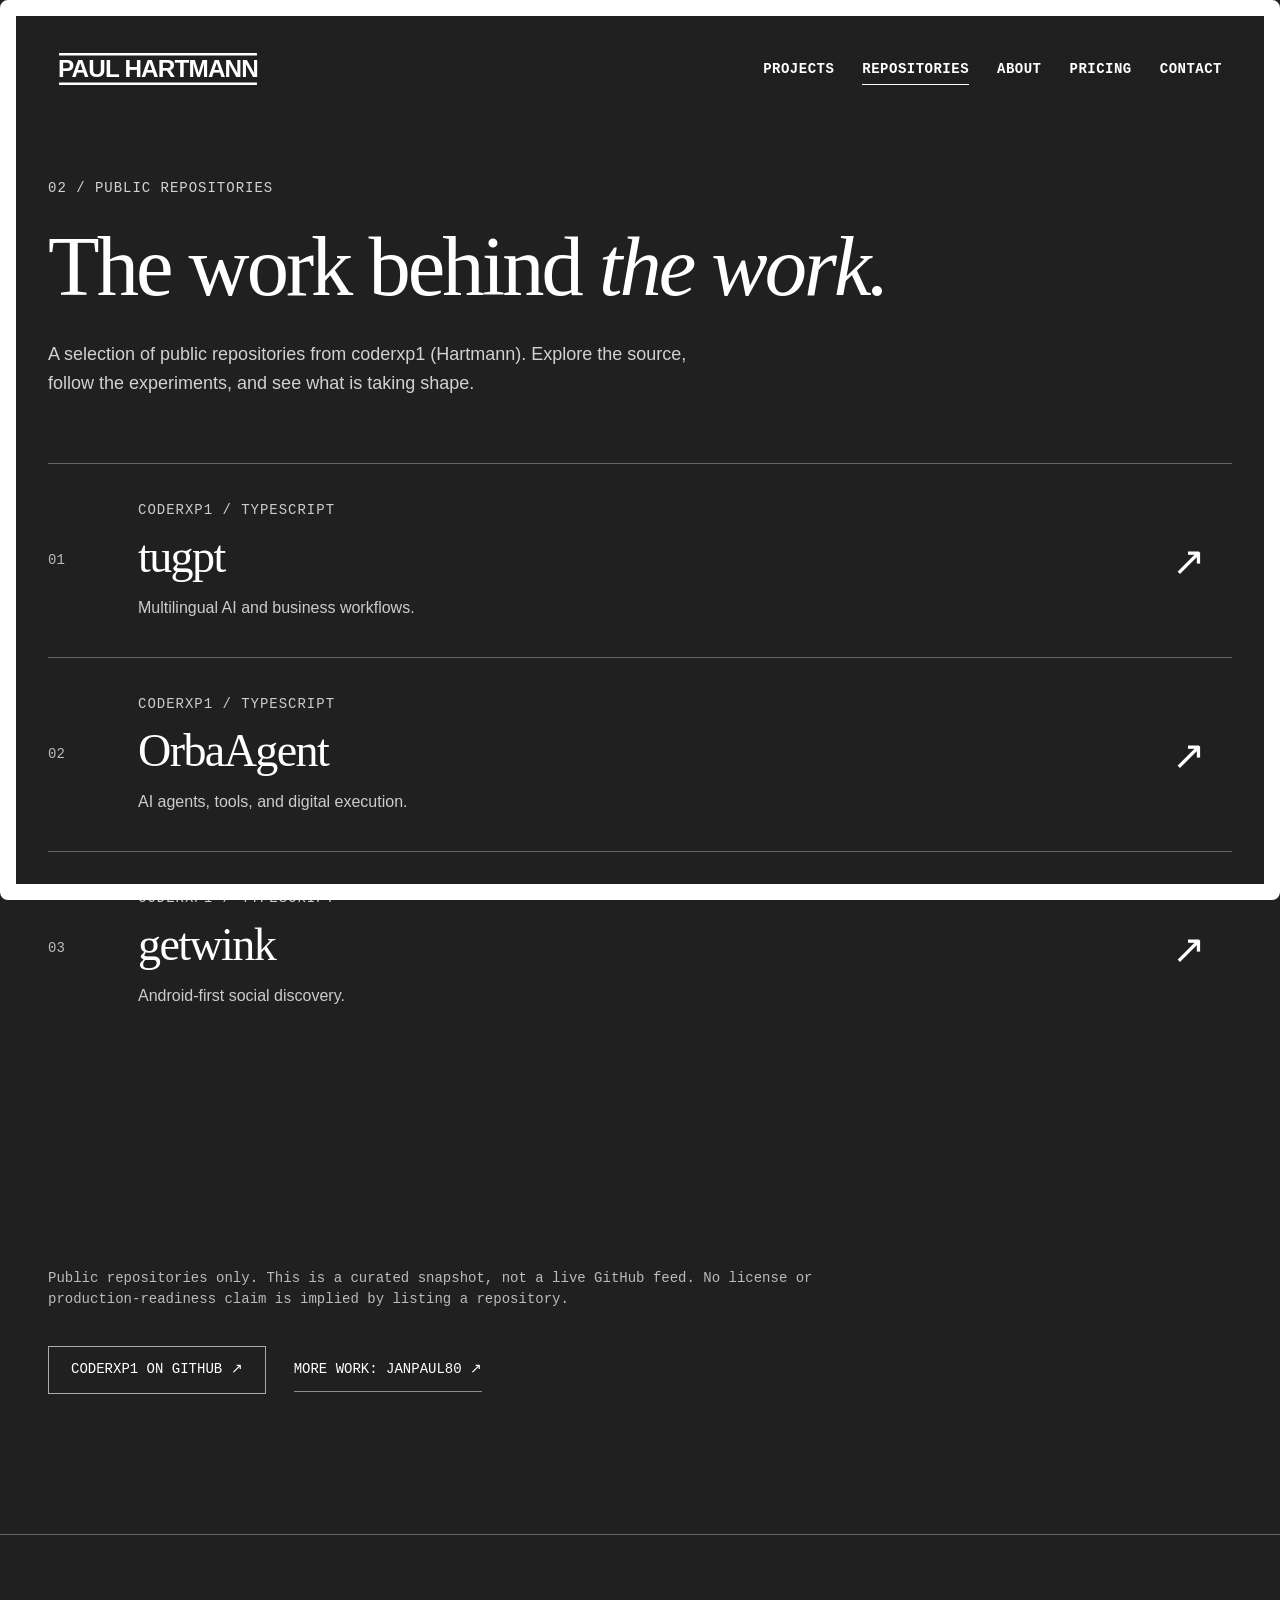
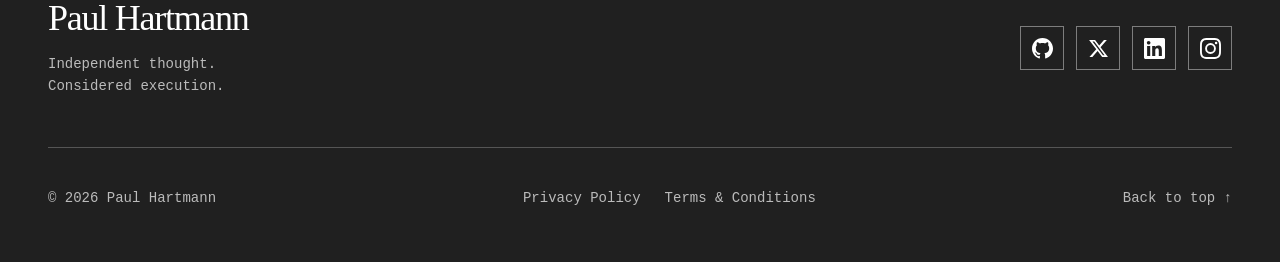
<file: repositories.html>
<!doctype html><html lang="en" id="top"><head><meta charset="utf-8"><meta name="viewport" content="width=device-width,initial-scale=1"><meta name="theme-color" content="#202020"><meta name="description" content="Paul Hartmann — software engineer, technology entrepreneur and AI innovator. Explore projects, repositories and engineering services."><title>Repositories — Paul Hartmann</title><link rel="icon" href="assets/favicon.svg" type="image/svg+xml"><link rel="stylesheet" href="style.css"><script src="app.js" defer></script></head><body class=""><a class="skip" href="#main">Skip to content</a><div class="frame" aria-hidden="true"></div><header class="site-header"><a class="logo" href="index.html" aria-label="Paul Hartmann home"><img src="assets/paul-hartmann-logo.svg" alt="PAUL HARTMANN" width="200" height="32"></a><nav class="desktop-nav" aria-label="Main navigation"><a href="projects.html">Projects</a><a href="repositories.html" aria-current="page">Repositories</a><a href="about.html">About</a><a href="pricing.html">Pricing</a><a href="contact.html">Contact</a></nav><button class="menu-button" aria-expanded="false" aria-controls="mobile-nav">Menu <span>+</span></button></header><nav class="mobile-nav" id="mobile-nav" aria-label="Mobile navigation" inert><a href="projects.html">Projects</a><a href="repositories.html" aria-current="page">Repositories</a><a href="about.html">About</a><a href="pricing.html">Pricing</a><a href="contact.html">Contact</a><a href="index.html">Home</a><div class="social-icons"><a href="https://github.com/coderxp1" target="_blank" rel="noopener noreferrer" aria-label="GitHub" title="GitHub"><svg aria-hidden="true" width="22" height="22" viewBox="0 0 24 24" fill="currentColor"><path d="M12 0c-6.626 0-12 5.373-12 12 0 5.302 3.438 9.8 8.207 11.387.599.111.793-.261.793-.577v-2.234c-3.338.726-4.033-1.416-4.033-1.416-.546-1.387-1.333-1.756-1.333-1.756-1.089-.745.083-.729.083-.729 1.205.084 1.839 1.237 1.839 1.237 1.07 1.834 2.807 1.304 3.492.997.107-.775.418-1.305.762-1.604-2.665-.305-5.467-1.334-5.467-5.931 0-1.311.469-2.381 1.236-3.221-.124-.303-.535-1.524.117-3.176 0 0 1.008-.322 3.301 1.23.957-.266 1.983-.399 3.003-.404 1.02.005 2.047.138 3.006.404 2.291-1.552 3.297-1.23 3.297-1.23.653 1.653.242 2.874.118 3.176.77.84 1.235 1.911 1.235 3.221 0 4.609-2.807 5.624-5.479 5.921.43.372.823 1.102.823 2.222v3.293c0 .319.192.694.801.576 4.765-1.589 8.199-6.086 8.199-11.386 0-6.627-5.373-12-12-12z"/></svg></a><a href="https://x.com/revprodev?s=21" target="_blank" rel="noopener noreferrer" aria-label="X (Twitter)" title="X (Twitter)"><svg aria-hidden="true" width="20" height="20" viewBox="0 0 24 24" fill="currentColor"><path d="M18.244 2.25h3.308l-7.227 8.26 8.502 11.24H16.17l-5.214-6.817L4.99 21.75H1.68l7.73-8.835L1.254 2.25H8.08l4.713 6.231zm-1.161 17.52h1.833L7.084 4.126H5.117z"/></svg></a><a href="https://www.linkedin.com/in/hartmanndev" target="_blank" rel="noopener noreferrer" aria-label="LinkedIn" title="LinkedIn"><svg aria-hidden="true" width="22" height="22" viewBox="0 0 24 24" fill="currentColor"><path d="M20.447 20.452h-3.554v-5.569c0-1.328-.027-3.037-1.852-3.037-1.853 0-2.136 1.445-2.136 2.939v5.667H9.351V9h3.414v1.561h.046c.477-.9 1.637-1.85 3.37-1.85 3.601 0 4.267 2.37 4.267 5.455v6.286zM5.337 7.433c-1.144 0-2.063-.926-2.063-2.065 0-1.138.92-2.063 2.063-2.063 1.14 0 2.064.925 2.064 2.063 0 1.139-.925 2.065-2.064 2.065zm1.782 13.019H3.555V9h3.564v11.452zM22.225 0H1.771C.792 0 0 .774 0 1.729v20.542C0 23.227.792 24 1.771 24h20.451C23.2 24 24 23.227 24 22.271V1.729C24 .774 23.2 0 22.222 0h.003z"/></svg></a><a href="https://www.instagram.com/jphartmann8" target="_blank" rel="noopener noreferrer" aria-label="Instagram" title="Instagram"><svg aria-hidden="true" width="22" height="22" viewBox="0 0 24 24" fill="currentColor"><path d="M12 2.163c3.204 0 3.584.012 4.85.07 3.252.148 4.771 1.691 4.919 4.919.058 1.265.069 1.645.069 4.849 0 3.205-.012 3.584-.069 4.849-.149 3.225-1.664 4.771-4.919 4.919-1.266.058-1.644.07-4.85.07-3.204 0-3.584-.012-4.849-.07-3.26-.149-4.771-1.699-4.919-4.92-.058-1.265-.07-1.644-.07-4.849 0-3.204.013-3.583.07-4.849.149-3.227 1.664-4.771 4.919-4.919 1.266-.057 1.645-.069 4.849-.069zM12 0C8.741 0 8.333.014 7.053.072 2.695.272.273 2.69.073 7.052.014 8.333 0 8.741 0 12c0 3.259.014 3.668.072 4.948.2 4.358 2.618 6.78 6.98 6.98C8.333 23.986 8.741 24 12 24c3.259 0 3.668-.014 4.948-.072 4.354-.2 6.782-2.618 6.979-6.98.059-1.28.073-1.689.073-4.948 0-3.259-.014-3.667-.072-4.947-.196-4.354-2.617-6.78-6.979-6.98C15.668.014 15.259 0 12 0zm0 5.838a6.162 6.162 0 100 12.324 6.162 6.162 0 000-12.324zM12 16a4 4 0 110-8 4 4 0 010 8zm6.406-11.845a1.44 1.44 0 100 2.881 1.44 1.44 0 000-2.881z"/></svg></a></div></nav><main id="main"><div class="page-intro shell reveal"><p class="eyebrow">02 / Public repositories</p><h1>The work behind <i>the work.</i></h1><p class="intro-text">A selection of public repositories from coderxp1 (Hartmann). Explore the source, follow the experiments, and see what is taking shape.</p></div><section class="shell repo-list"><a class="repo-row reveal" href="https://github.com/coderxp1/tugpt" target="_blank" rel="noopener noreferrer"><span class="repo-number">01</span><div><p class="eyebrow">coderxp1 / TypeScript</p><h2>tugpt</h2><p>Multilingual AI and business workflows.</p></div><span class="repo-arrow">↗</span></a><a class="repo-row reveal" href="https://github.com/coderxp1/OrbaAgent" target="_blank" rel="noopener noreferrer"><span class="repo-number">02</span><div><p class="eyebrow">coderxp1 / TypeScript</p><h2>OrbaAgent</h2><p>AI agents, tools, and digital execution.</p></div><span class="repo-arrow">↗</span></a><a class="repo-row reveal" href="https://github.com/coderxp1/getwink" target="_blank" rel="noopener noreferrer"><span class="repo-number">03</span><div><p class="eyebrow">coderxp1 / TypeScript</p><h2>getwink</h2><p>Android-first social discovery.</p></div><span class="repo-arrow">↗</span></a><a class="repo-row reveal" href="https://github.com/coderxp1/kuikchat" target="_blank" rel="noopener noreferrer"><span class="repo-number">04</span><div><p class="eyebrow">coderxp1 / Repository setup</p><h2>kuikchat</h2><p>A public repository reserved for the communication project. Currently empty.</p></div><span class="repo-arrow">↗</span></a><p class="small-note">Public repositories only. This is a curated snapshot, not a live GitHub feed. No license or production-readiness claim is implied by listing a repository.</p><div class="repo-profiles"><a class="button-link" href="https://github.com/coderxp1" target="_blank" rel="noopener noreferrer">coderxp1 on GitHub ↗</a><a class="text-link" href="https://github.com/janpaul80" target="_blank" rel="noopener noreferrer">More work: janpaul80 ↗</a></div></section></main><footer class="site-footer"><div class="footer-top"><a class="footer-name" href="index.html">Paul Hartmann<span>Independent thought.<br>Considered execution.</span></a><div class="social-icons"><a href="https://github.com/coderxp1" target="_blank" rel="noopener noreferrer" aria-label="GitHub" title="GitHub"><svg aria-hidden="true" width="22" height="22" viewBox="0 0 24 24" fill="currentColor"><path d="M12 0c-6.626 0-12 5.373-12 12 0 5.302 3.438 9.8 8.207 11.387.599.111.793-.261.793-.577v-2.234c-3.338.726-4.033-1.416-4.033-1.416-.546-1.387-1.333-1.756-1.333-1.756-1.089-.745.083-.729.083-.729 1.205.084 1.839 1.237 1.839 1.237 1.07 1.834 2.807 1.304 3.492.997.107-.775.418-1.305.762-1.604-2.665-.305-5.467-1.334-5.467-5.931 0-1.311.469-2.381 1.236-3.221-.124-.303-.535-1.524.117-3.176 0 0 1.008-.322 3.301 1.23.957-.266 1.983-.399 3.003-.404 1.02.005 2.047.138 3.006.404 2.291-1.552 3.297-1.23 3.297-1.23.653 1.653.242 2.874.118 3.176.77.84 1.235 1.911 1.235 3.221 0 4.609-2.807 5.624-5.479 5.921.43.372.823 1.102.823 2.222v3.293c0 .319.192.694.801.576 4.765-1.589 8.199-6.086 8.199-11.386 0-6.627-5.373-12-12-12z"/></svg></a><a href="https://x.com/revprodev?s=21" target="_blank" rel="noopener noreferrer" aria-label="X (Twitter)" title="X (Twitter)"><svg aria-hidden="true" width="20" height="20" viewBox="0 0 24 24" fill="currentColor"><path d="M18.244 2.25h3.308l-7.227 8.26 8.502 11.24H16.17l-5.214-6.817L4.99 21.75H1.68l7.73-8.835L1.254 2.25H8.08l4.713 6.231zm-1.161 17.52h1.833L7.084 4.126H5.117z"/></svg></a><a href="https://www.linkedin.com/in/hartmanndev" target="_blank" rel="noopener noreferrer" aria-label="LinkedIn" title="LinkedIn"><svg aria-hidden="true" width="22" height="22" viewBox="0 0 24 24" fill="currentColor"><path d="M20.447 20.452h-3.554v-5.569c0-1.328-.027-3.037-1.852-3.037-1.853 0-2.136 1.445-2.136 2.939v5.667H9.351V9h3.414v1.561h.046c.477-.9 1.637-1.85 3.37-1.85 3.601 0 4.267 2.37 4.267 5.455v6.286zM5.337 7.433c-1.144 0-2.063-.926-2.063-2.065 0-1.138.92-2.063 2.063-2.063 1.14 0 2.064.925 2.064 2.063 0 1.139-.925 2.065-2.064 2.065zm1.782 13.019H3.555V9h3.564v11.452zM22.225 0H1.771C.792 0 0 .774 0 1.729v20.542C0 23.227.792 24 1.771 24h20.451C23.2 24 24 23.227 24 22.271V1.729C24 .774 23.2 0 22.222 0h.003z"/></svg></a><a href="https://www.instagram.com/jphartmann8" target="_blank" rel="noopener noreferrer" aria-label="Instagram" title="Instagram"><svg aria-hidden="true" width="22" height="22" viewBox="0 0 24 24" fill="currentColor"><path d="M12 2.163c3.204 0 3.584.012 4.85.07 3.252.148 4.771 1.691 4.919 4.919.058 1.265.069 1.645.069 4.849 0 3.205-.012 3.584-.069 4.849-.149 3.225-1.664 4.771-4.919 4.919-1.266.058-1.644.07-4.85.07-3.204 0-3.584-.012-4.849-.07-3.26-.149-4.771-1.699-4.919-4.92-.058-1.265-.07-1.644-.07-4.849 0-3.204.013-3.583.07-4.849.149-3.227 1.664-4.771 4.919-4.919 1.266-.057 1.645-.069 4.849-.069zM12 0C8.741 0 8.333.014 7.053.072 2.695.272.273 2.69.073 7.052.014 8.333 0 8.741 0 12c0 3.259.014 3.668.072 4.948.2 4.358 2.618 6.78 6.98 6.98C8.333 23.986 8.741 24 12 24c3.259 0 3.668-.014 4.948-.072 4.354-.2 6.782-2.618 6.979-6.98.059-1.28.073-1.689.073-4.948 0-3.259-.014-3.667-.072-4.947-.196-4.354-2.617-6.78-6.979-6.98C15.668.014 15.259 0 12 0zm0 5.838a6.162 6.162 0 100 12.324 6.162 6.162 0 000-12.324zM12 16a4 4 0 110-8 4 4 0 010 8zm6.406-11.845a1.44 1.44 0 100 2.881 1.44 1.44 0 000-2.881z"/></svg></a></div></div><div class="footer-bottom"><span>© 2026 Paul Hartmann</span><div><a href="privacy.html">Privacy Policy</a><a href="terms.html">Terms &amp; Conditions</a></div><a href="#top">Back to top ↑</a></div></footer></body></html>
</file>
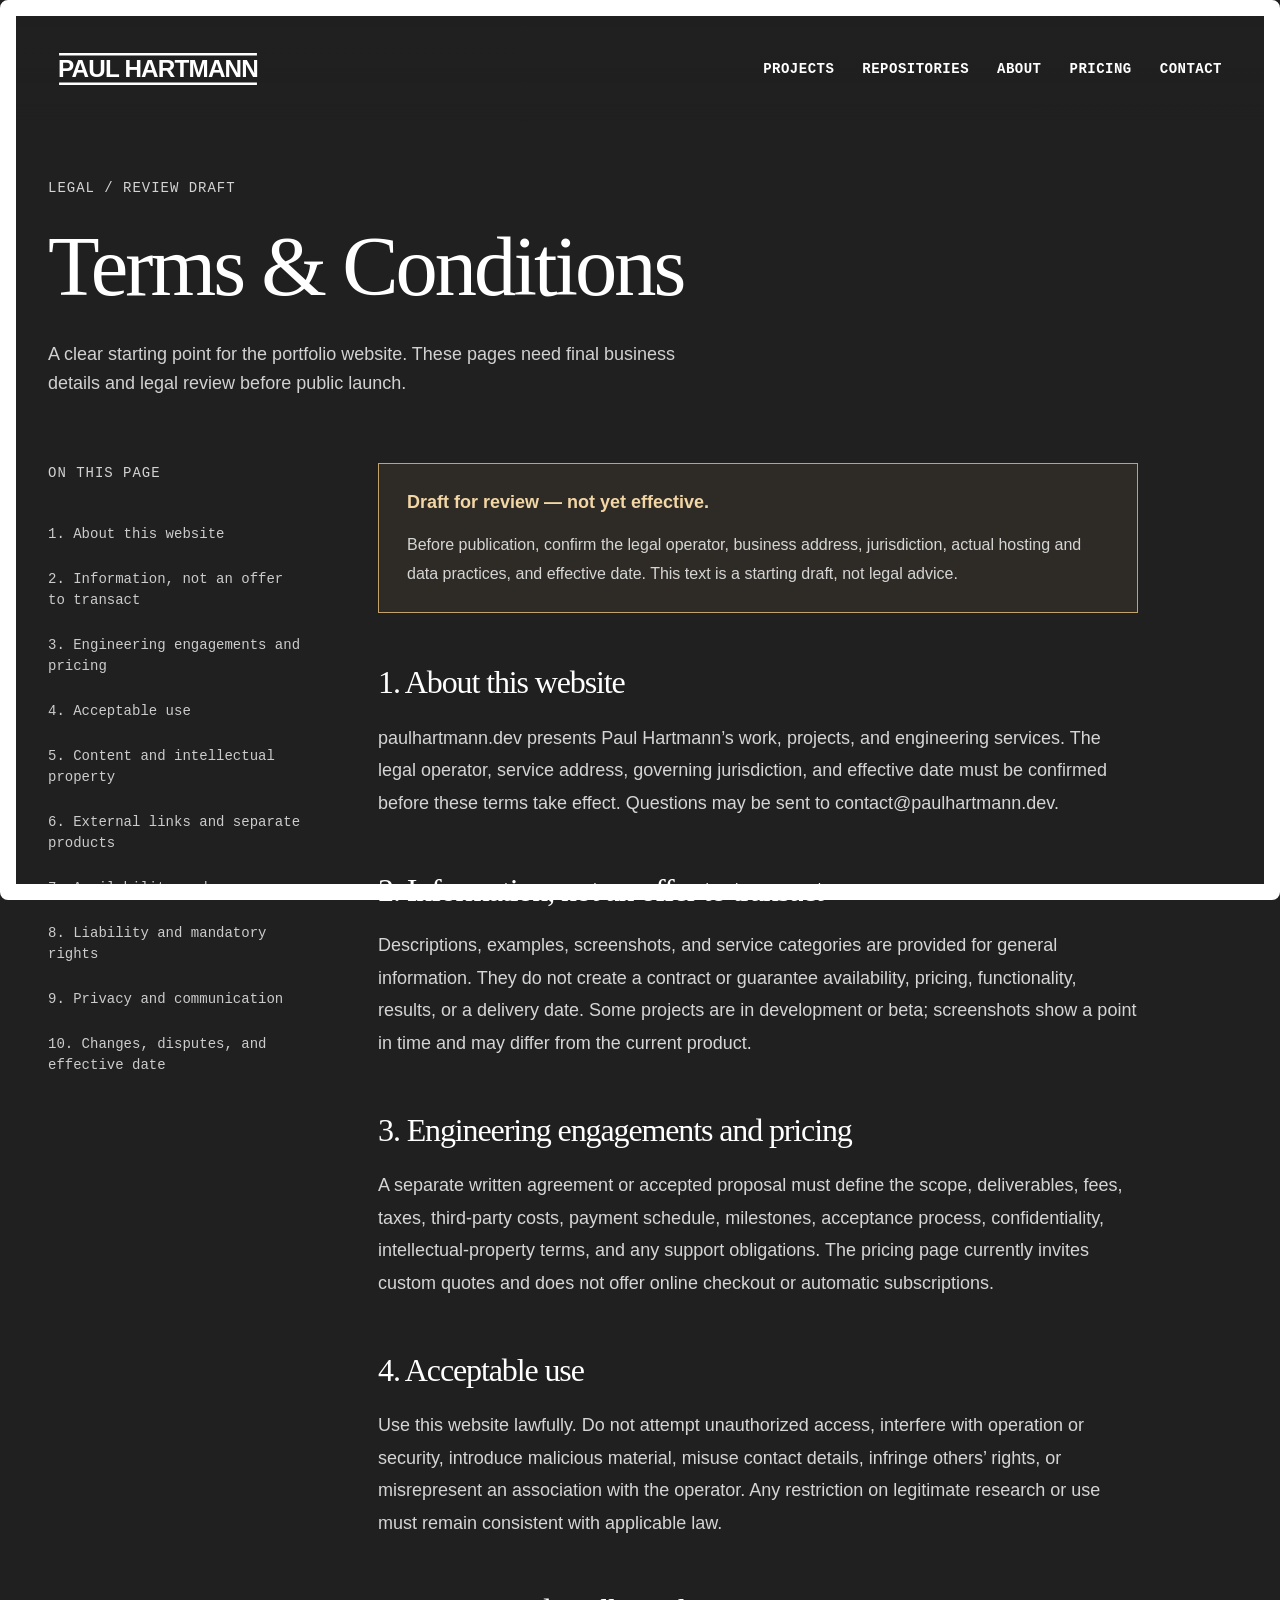
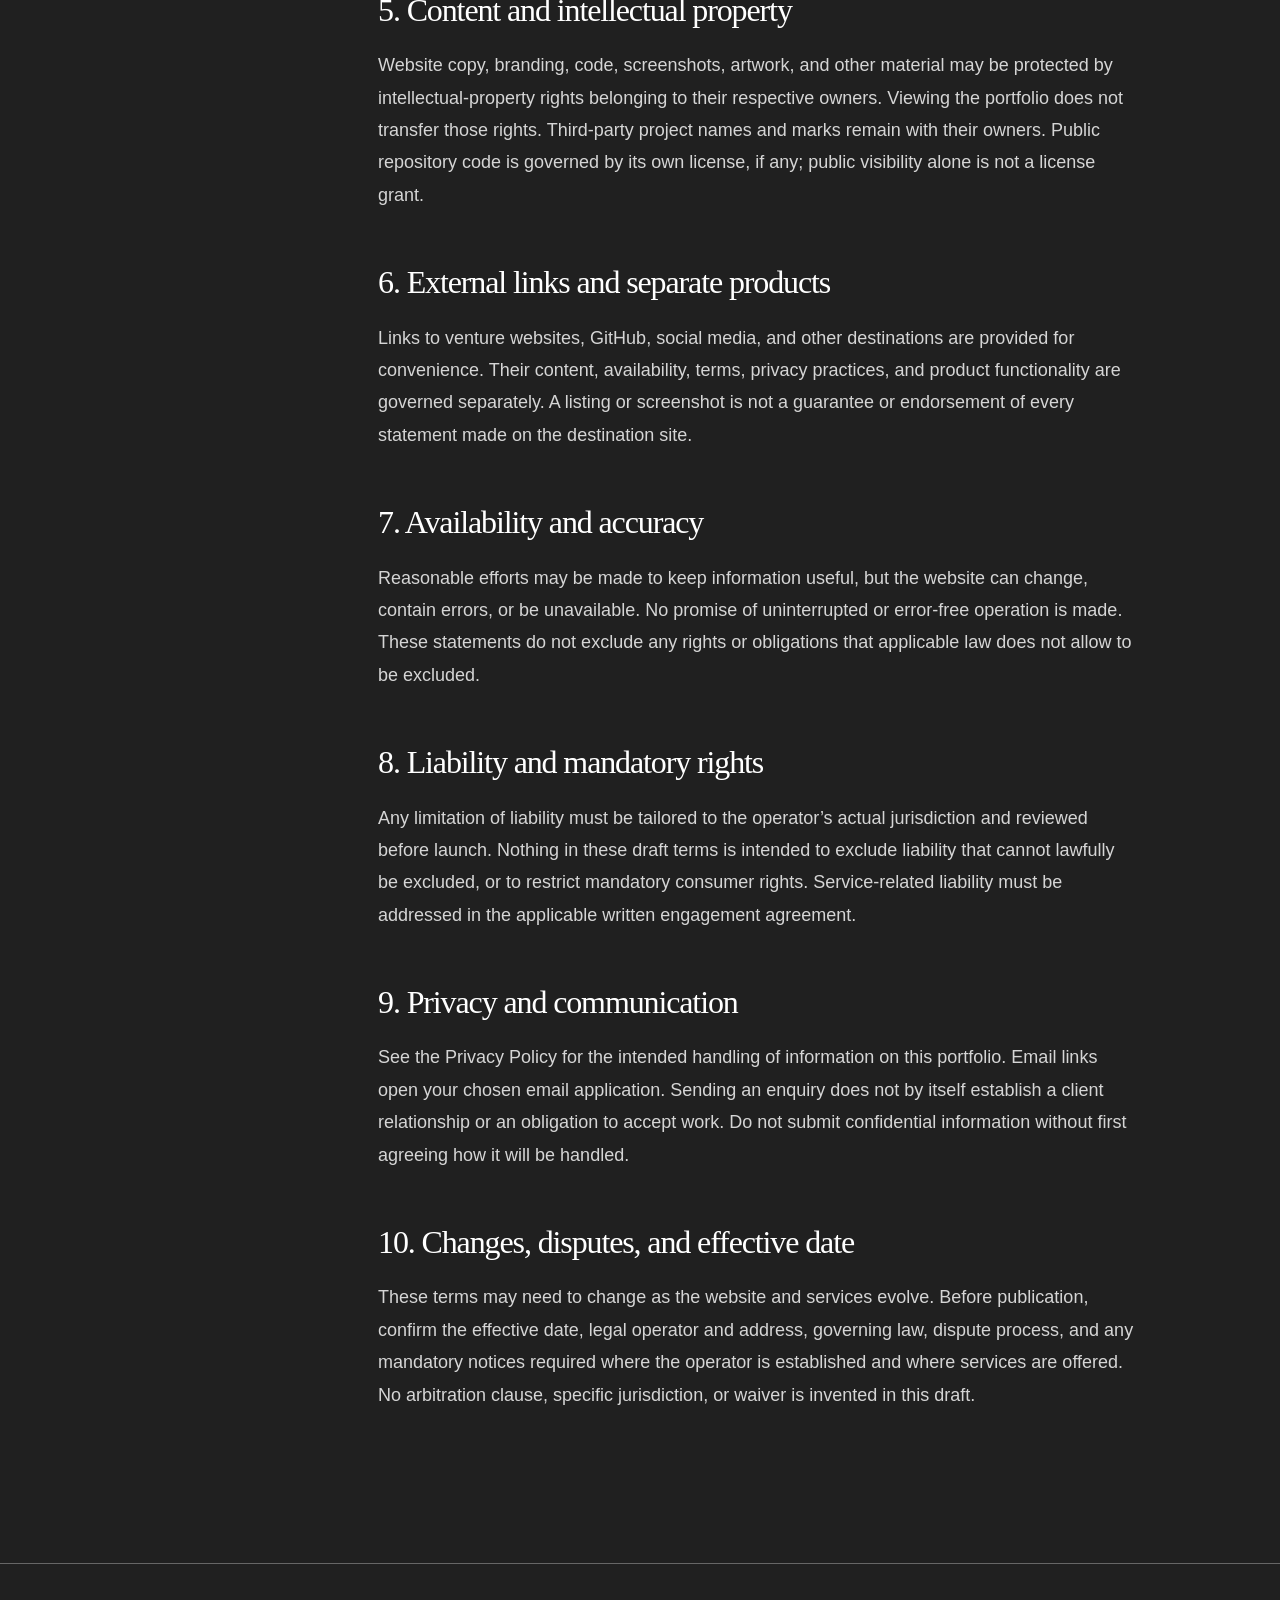
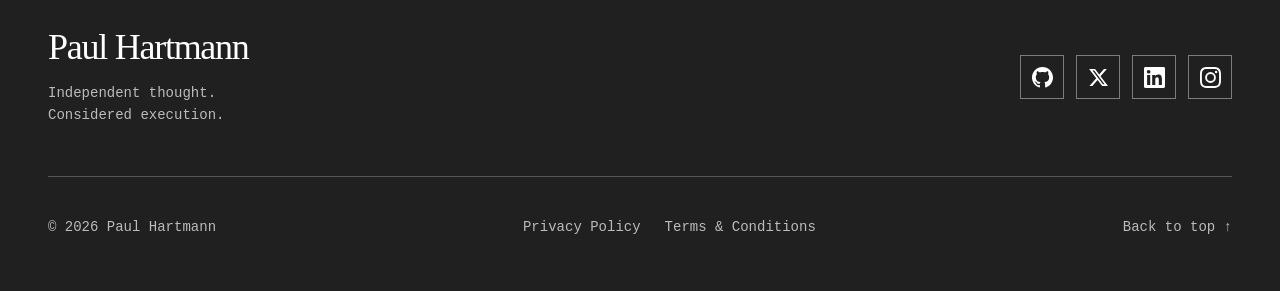
<file: terms.html>
<!doctype html><html lang="en" id="top"><head><meta charset="utf-8"><meta name="viewport" content="width=device-width,initial-scale=1"><meta name="theme-color" content="#202020"><meta name="description" content="Paul Hartmann — software engineer, technology entrepreneur and AI innovator. Explore projects, repositories and engineering services."><title>Terms & Conditions — Paul Hartmann</title><link rel="icon" href="assets/favicon.svg" type="image/svg+xml"><link rel="stylesheet" href="style.css"><script src="app.js" defer></script></head><body class=""><a class="skip" href="#main">Skip to content</a><div class="frame" aria-hidden="true"></div><header class="site-header"><a class="logo" href="index.html" aria-label="Paul Hartmann home"><img src="assets/paul-hartmann-logo.svg" alt="PAUL HARTMANN" width="200" height="32"></a><nav class="desktop-nav" aria-label="Main navigation"><a href="projects.html">Projects</a><a href="repositories.html">Repositories</a><a href="about.html">About</a><a href="pricing.html">Pricing</a><a href="contact.html">Contact</a></nav><button class="menu-button" aria-expanded="false" aria-controls="mobile-nav">Menu <span>+</span></button></header><nav class="mobile-nav" id="mobile-nav" aria-label="Mobile navigation" inert><a href="projects.html">Projects</a><a href="repositories.html">Repositories</a><a href="about.html">About</a><a href="pricing.html">Pricing</a><a href="contact.html">Contact</a><a href="index.html">Home</a><div class="social-icons"><a href="https://github.com/coderxp1" target="_blank" rel="noopener noreferrer" aria-label="GitHub" title="GitHub"><svg aria-hidden="true" width="22" height="22" viewBox="0 0 24 24" fill="currentColor"><path d="M12 0c-6.626 0-12 5.373-12 12 0 5.302 3.438 9.8 8.207 11.387.599.111.793-.261.793-.577v-2.234c-3.338.726-4.033-1.416-4.033-1.416-.546-1.387-1.333-1.756-1.333-1.756-1.089-.745.083-.729.083-.729 1.205.084 1.839 1.237 1.839 1.237 1.07 1.834 2.807 1.304 3.492.997.107-.775.418-1.305.762-1.604-2.665-.305-5.467-1.334-5.467-5.931 0-1.311.469-2.381 1.236-3.221-.124-.303-.535-1.524.117-3.176 0 0 1.008-.322 3.301 1.23.957-.266 1.983-.399 3.003-.404 1.02.005 2.047.138 3.006.404 2.291-1.552 3.297-1.23 3.297-1.23.653 1.653.242 2.874.118 3.176.77.84 1.235 1.911 1.235 3.221 0 4.609-2.807 5.624-5.479 5.921.43.372.823 1.102.823 2.222v3.293c0 .319.192.694.801.576 4.765-1.589 8.199-6.086 8.199-11.386 0-6.627-5.373-12-12-12z"/></svg></a><a href="https://x.com/revprodev?s=21" target="_blank" rel="noopener noreferrer" aria-label="X (Twitter)" title="X (Twitter)"><svg aria-hidden="true" width="20" height="20" viewBox="0 0 24 24" fill="currentColor"><path d="M18.244 2.25h3.308l-7.227 8.26 8.502 11.24H16.17l-5.214-6.817L4.99 21.75H1.68l7.73-8.835L1.254 2.25H8.08l4.713 6.231zm-1.161 17.52h1.833L7.084 4.126H5.117z"/></svg></a><a href="https://www.linkedin.com/in/hartmanndev" target="_blank" rel="noopener noreferrer" aria-label="LinkedIn" title="LinkedIn"><svg aria-hidden="true" width="22" height="22" viewBox="0 0 24 24" fill="currentColor"><path d="M20.447 20.452h-3.554v-5.569c0-1.328-.027-3.037-1.852-3.037-1.853 0-2.136 1.445-2.136 2.939v5.667H9.351V9h3.414v1.561h.046c.477-.9 1.637-1.85 3.37-1.85 3.601 0 4.267 2.37 4.267 5.455v6.286zM5.337 7.433c-1.144 0-2.063-.926-2.063-2.065 0-1.138.92-2.063 2.063-2.063 1.14 0 2.064.925 2.064 2.063 0 1.139-.925 2.065-2.064 2.065zm1.782 13.019H3.555V9h3.564v11.452zM22.225 0H1.771C.792 0 0 .774 0 1.729v20.542C0 23.227.792 24 1.771 24h20.451C23.2 24 24 23.227 24 22.271V1.729C24 .774 23.2 0 22.222 0h.003z"/></svg></a><a href="https://www.instagram.com/jphartmann8" target="_blank" rel="noopener noreferrer" aria-label="Instagram" title="Instagram"><svg aria-hidden="true" width="22" height="22" viewBox="0 0 24 24" fill="currentColor"><path d="M12 2.163c3.204 0 3.584.012 4.85.07 3.252.148 4.771 1.691 4.919 4.919.058 1.265.069 1.645.069 4.849 0 3.205-.012 3.584-.069 4.849-.149 3.225-1.664 4.771-4.919 4.919-1.266.058-1.644.07-4.85.07-3.204 0-3.584-.012-4.849-.07-3.26-.149-4.771-1.699-4.919-4.92-.058-1.265-.07-1.644-.07-4.849 0-3.204.013-3.583.07-4.849.149-3.227 1.664-4.771 4.919-4.919 1.266-.057 1.645-.069 4.849-.069zM12 0C8.741 0 8.333.014 7.053.072 2.695.272.273 2.69.073 7.052.014 8.333 0 8.741 0 12c0 3.259.014 3.668.072 4.948.2 4.358 2.618 6.78 6.98 6.98C8.333 23.986 8.741 24 12 24c3.259 0 3.668-.014 4.948-.072 4.354-.2 6.782-2.618 6.979-6.98.059-1.28.073-1.689.073-4.948 0-3.259-.014-3.667-.072-4.947-.196-4.354-2.617-6.78-6.979-6.98C15.668.014 15.259 0 12 0zm0 5.838a6.162 6.162 0 100 12.324 6.162 6.162 0 000-12.324zM12 16a4 4 0 110-8 4 4 0 010 8zm6.406-11.845a1.44 1.44 0 100 2.881 1.44 1.44 0 000-2.881z"/></svg></a></div></nav><main id="main"><div class="page-intro shell reveal"><p class="eyebrow">Legal / Review draft</p><h1>Terms & Conditions</h1><p class="intro-text">A clear starting point for the portfolio website. These pages need final business details and legal review before public launch.</p></div><div class="shell legal-layout"><aside><p class="eyebrow">On this page</p><a href="#section-0">1. About this website</a><a href="#section-1">2. Information, not an offer to transact</a><a href="#section-2">3. Engineering engagements and pricing</a><a href="#section-3">4. Acceptable use</a><a href="#section-4">5. Content and intellectual property</a><a href="#section-5">6. External links and separate products</a><a href="#section-6">7. Availability and accuracy</a><a href="#section-7">8. Liability and mandatory rights</a><a href="#section-8">9. Privacy and communication</a><a href="#section-9">10. Changes, disputes, and effective date</a></aside><article class="prose"><div class="legal-notice"><strong>Draft for review — not yet effective.</strong><p>Before publication, confirm the legal operator, business address, jurisdiction, actual hosting and data practices, and effective date. This text is a starting draft, not legal advice.</p></div><section id="section-0"><h2>1. About this website</h2><p>paulhartmann.dev presents Paul Hartmann’s work, projects, and engineering services. The legal operator, service address, governing jurisdiction, and effective date must be confirmed before these terms take effect. Questions may be sent to contact@paulhartmann.dev.</p></section><section id="section-1"><h2>2. Information, not an offer to transact</h2><p>Descriptions, examples, screenshots, and service categories are provided for general information. They do not create a contract or guarantee availability, pricing, functionality, results, or a delivery date. Some projects are in development or beta; screenshots show a point in time and may differ from the current product.</p></section><section id="section-2"><h2>3. Engineering engagements and pricing</h2><p>A separate written agreement or accepted proposal must define the scope, deliverables, fees, taxes, third-party costs, payment schedule, milestones, acceptance process, confidentiality, intellectual-property terms, and any support obligations. The pricing page currently invites custom quotes and does not offer online checkout or automatic subscriptions.</p></section><section id="section-3"><h2>4. Acceptable use</h2><p>Use this website lawfully. Do not attempt unauthorized access, interfere with operation or security, introduce malicious material, misuse contact details, infringe others’ rights, or misrepresent an association with the operator. Any restriction on legitimate research or use must remain consistent with applicable law.</p></section><section id="section-4"><h2>5. Content and intellectual property</h2><p>Website copy, branding, code, screenshots, artwork, and other material may be protected by intellectual-property rights belonging to their respective owners. Viewing the portfolio does not transfer those rights. Third-party project names and marks remain with their owners. Public repository code is governed by its own license, if any; public visibility alone is not a license grant.</p></section><section id="section-5"><h2>6. External links and separate products</h2><p>Links to venture websites, GitHub, social media, and other destinations are provided for convenience. Their content, availability, terms, privacy practices, and product functionality are governed separately. A listing or screenshot is not a guarantee or endorsement of every statement made on the destination site.</p></section><section id="section-6"><h2>7. Availability and accuracy</h2><p>Reasonable efforts may be made to keep information useful, but the website can change, contain errors, or be unavailable. No promise of uninterrupted or error-free operation is made. These statements do not exclude any rights or obligations that applicable law does not allow to be excluded.</p></section><section id="section-7"><h2>8. Liability and mandatory rights</h2><p>Any limitation of liability must be tailored to the operator’s actual jurisdiction and reviewed before launch. Nothing in these draft terms is intended to exclude liability that cannot lawfully be excluded, or to restrict mandatory consumer rights. Service-related liability must be addressed in the applicable written engagement agreement.</p></section><section id="section-8"><h2>9. Privacy and communication</h2><p>See the Privacy Policy for the intended handling of information on this portfolio. Email links open your chosen email application. Sending an enquiry does not by itself establish a client relationship or an obligation to accept work. Do not submit confidential information without first agreeing how it will be handled.</p></section><section id="section-9"><h2>10. Changes, disputes, and effective date</h2><p>These terms may need to change as the website and services evolve. Before publication, confirm the effective date, legal operator and address, governing law, dispute process, and any mandatory notices required where the operator is established and where services are offered. No arbitration clause, specific jurisdiction, or waiver is invented in this draft.</p></section></article></div></main><footer class="site-footer"><div class="footer-top"><a class="footer-name" href="index.html">Paul Hartmann<span>Independent thought.<br>Considered execution.</span></a><div class="social-icons"><a href="https://github.com/coderxp1" target="_blank" rel="noopener noreferrer" aria-label="GitHub" title="GitHub"><svg aria-hidden="true" width="22" height="22" viewBox="0 0 24 24" fill="currentColor"><path d="M12 0c-6.626 0-12 5.373-12 12 0 5.302 3.438 9.8 8.207 11.387.599.111.793-.261.793-.577v-2.234c-3.338.726-4.033-1.416-4.033-1.416-.546-1.387-1.333-1.756-1.333-1.756-1.089-.745.083-.729.083-.729 1.205.084 1.839 1.237 1.839 1.237 1.07 1.834 2.807 1.304 3.492.997.107-.775.418-1.305.762-1.604-2.665-.305-5.467-1.334-5.467-5.931 0-1.311.469-2.381 1.236-3.221-.124-.303-.535-1.524.117-3.176 0 0 1.008-.322 3.301 1.23.957-.266 1.983-.399 3.003-.404 1.02.005 2.047.138 3.006.404 2.291-1.552 3.297-1.23 3.297-1.23.653 1.653.242 2.874.118 3.176.77.84 1.235 1.911 1.235 3.221 0 4.609-2.807 5.624-5.479 5.921.43.372.823 1.102.823 2.222v3.293c0 .319.192.694.801.576 4.765-1.589 8.199-6.086 8.199-11.386 0-6.627-5.373-12-12-12z"/></svg></a><a href="https://x.com/revprodev?s=21" target="_blank" rel="noopener noreferrer" aria-label="X (Twitter)" title="X (Twitter)"><svg aria-hidden="true" width="20" height="20" viewBox="0 0 24 24" fill="currentColor"><path d="M18.244 2.25h3.308l-7.227 8.26 8.502 11.24H16.17l-5.214-6.817L4.99 21.75H1.68l7.73-8.835L1.254 2.25H8.08l4.713 6.231zm-1.161 17.52h1.833L7.084 4.126H5.117z"/></svg></a><a href="https://www.linkedin.com/in/hartmanndev" target="_blank" rel="noopener noreferrer" aria-label="LinkedIn" title="LinkedIn"><svg aria-hidden="true" width="22" height="22" viewBox="0 0 24 24" fill="currentColor"><path d="M20.447 20.452h-3.554v-5.569c0-1.328-.027-3.037-1.852-3.037-1.853 0-2.136 1.445-2.136 2.939v5.667H9.351V9h3.414v1.561h.046c.477-.9 1.637-1.85 3.37-1.85 3.601 0 4.267 2.37 4.267 5.455v6.286zM5.337 7.433c-1.144 0-2.063-.926-2.063-2.065 0-1.138.92-2.063 2.063-2.063 1.14 0 2.064.925 2.064 2.063 0 1.139-.925 2.065-2.064 2.065zm1.782 13.019H3.555V9h3.564v11.452zM22.225 0H1.771C.792 0 0 .774 0 1.729v20.542C0 23.227.792 24 1.771 24h20.451C23.2 24 24 23.227 24 22.271V1.729C24 .774 23.2 0 22.222 0h.003z"/></svg></a><a href="https://www.instagram.com/jphartmann8" target="_blank" rel="noopener noreferrer" aria-label="Instagram" title="Instagram"><svg aria-hidden="true" width="22" height="22" viewBox="0 0 24 24" fill="currentColor"><path d="M12 2.163c3.204 0 3.584.012 4.85.07 3.252.148 4.771 1.691 4.919 4.919.058 1.265.069 1.645.069 4.849 0 3.205-.012 3.584-.069 4.849-.149 3.225-1.664 4.771-4.919 4.919-1.266.058-1.644.07-4.85.07-3.204 0-3.584-.012-4.849-.07-3.26-.149-4.771-1.699-4.919-4.92-.058-1.265-.07-1.644-.07-4.849 0-3.204.013-3.583.07-4.849.149-3.227 1.664-4.771 4.919-4.919 1.266-.057 1.645-.069 4.849-.069zM12 0C8.741 0 8.333.014 7.053.072 2.695.272.273 2.69.073 7.052.014 8.333 0 8.741 0 12c0 3.259.014 3.668.072 4.948.2 4.358 2.618 6.78 6.98 6.98C8.333 23.986 8.741 24 12 24c3.259 0 3.668-.014 4.948-.072 4.354-.2 6.782-2.618 6.979-6.98.059-1.28.073-1.689.073-4.948 0-3.259-.014-3.667-.072-4.947-.196-4.354-2.617-6.78-6.979-6.98C15.668.014 15.259 0 12 0zm0 5.838a6.162 6.162 0 100 12.324 6.162 6.162 0 000-12.324zM12 16a4 4 0 110-8 4 4 0 010 8zm6.406-11.845a1.44 1.44 0 100 2.881 1.44 1.44 0 000-2.881z"/></svg></a></div></div><div class="footer-bottom"><span>© 2026 Paul Hartmann</span><div><a href="privacy.html">Privacy Policy</a><a href="terms.html">Terms &amp; Conditions</a></div><a href="#top">Back to top ↑</a></div></footer></body></html>
</file>
<file: style.css>
*{box-sizing:border-box}html{scroll-behavior:smooth;scroll-padding-top:120px}body{margin:0;background:#202020;color:#fff;font:16px/1.6 Arial,Helvetica,sans-serif}body.menu-open,body.dialog-open{overflow:hidden}a{color:inherit;text-decoration:none}button,input{font:inherit}button{cursor:pointer;color:inherit;background:none;border:0}button,a,input,summary{-webkit-tap-highlight-color:transparent}button,summary{min-height:44px}a:focus-visible,button:focus-visible,summary:focus-visible,input:focus-visible{outline:2px solid #fff;outline-offset:5px}img{display:block;max-width:100%}p,h1,h2,h3{margin:0}p{margin-bottom:20px}h1,h2,h3{font-family:'Times New Roman',Georgia,serif;font-weight:400;letter-spacing:-.035em;line-height:1.05}h1{font-size:clamp(56px,6.6vw,96px)}h2{font-size:clamp(36px,3.6vw,54px)}h3{font-size:32px}i{font-weight:400}button:disabled{opacity:.4;cursor:default}[hidden]{display:none!important}.frame{position:fixed;inset:0;border:16px solid white;border-radius:8px;z-index:100;pointer-events:none}.shell{max-width:1280px;margin:0 auto;padding-left:48px;padding-right:48px}.site-header{position:fixed;z-index:40;top:16px;left:16px;right:16px;min-height:106px;padding:26px 42px;display:flex;align-items:center;justify-content:space-between;gap:32px;background:linear-gradient(#202020fa,#202020ee 80%,#20202000)}.logo{display:flex;width:200px;min-height:44px;align-items:center;flex-shrink:0}.logo img{width:100%;height:auto}.desktop-nav{display:flex;gap:28px;align-items:center}.desktop-nav a{font:700 14px/1.5 'Courier New',monospace;text-transform:uppercase;letter-spacing:.035em;padding:12px 0;position:relative}.desktop-nav a:after{content:'';position:absolute;left:0;right:0;bottom:7px;height:1px;background:currentColor;transform:scaleX(0);transform-origin:left;transition:transform .25s}.desktop-nav a:hover:after,.desktop-nav [aria-current]:after{transform:scaleX(1)}.menu-button{display:none;font:700 14px/1.5 'Courier New',monospace;text-transform:uppercase}.mobile-nav{display:none}.skip{position:fixed;left:35px;top:-100px;z-index:110;padding:12px 20px;background:white;color:#202020}.skip:focus{top:28px}.eyebrow,.small-note,.card-meta,.footer-bottom,.filters,.search-label,.text-link,.button-link,.loader-status,.home-bottom,.scene-tools,.discover,.dialog-close{font-family:'Courier New',monospace;font-size:14px;line-height:1.5}.eyebrow{text-transform:uppercase;letter-spacing:.07em;margin-bottom:24px;color:#d3d3d3}.page-intro{padding-top:178px;padding-bottom:64px}.page-intro h1{max-width:1050px;margin-bottom:28px}.intro-text{max-width:670px;color:#d1d1d1;font-size:18px;line-height:1.65;margin:0}.section-space{padding-top:110px}.section-head{display:flex;justify-content:space-between;align-items:flex-end;gap:32px;margin-bottom:40px}.text-link{display:inline-flex;align-items:center;min-height:44px;border-bottom:1px solid #8c8c8c;padding:10px 0;text-transform:uppercase}.button-link{display:inline-flex;align-items:center;justify-content:center;gap:12px;min-height:48px;padding:12px 22px;border:1px solid #aaa;text-transform:uppercase;width:max-content;max-width:100%;transition:background .2s,color .2s}.button-link:hover{background:white;color:#202020}.small-note{color:#bbb;margin-top:28px;max-width:820px}.project-toolbar{display:flex;justify-content:space-between;align-items:flex-end;gap:24px;margin-bottom:28px}.filters{display:flex;gap:18px;flex-wrap:wrap}.filters button{padding:10px 0;border-bottom:1px solid transparent;text-transform:uppercase;font-size:14px}.filters button[aria-pressed=true]{border-color:white}.search-label{display:flex;flex-direction:column;gap:6px;color:#ccc}.search-label input{width:230px;background:none;color:white;border:0;border-bottom:1px solid #888;padding:10px 0;border-radius:0;font:16px/1.5 Arial}.search-label input::placeholder{color:#aaa}.project-grid{display:grid;grid-template-columns:1fr 1fr;column-gap:40px;row-gap:64px}.project-image{display:block;position:relative;overflow:hidden;background:#151515;aspect-ratio:1.5}.project-image img{width:100%;height:100%;object-fit:cover;transition:transform .6s}.project-image:hover img{transform:scale(1.025)}.image-arrow{position:absolute;bottom:14px;right:14px;background:white;color:#202020;width:44px;height:44px;display:grid;place-items:center;font-size:28px}.card-meta{display:flex;flex-wrap:wrap;justify-content:space-between;gap:8px;color:#bcbcbc;font-size:14px;margin:18px 0 12px}.project-card h2{font-size:42px;margin-bottom:8px}.project-card>p{color:#ccc;margin:0}.capture-pending{height:100%;min-height:250px;border:1px solid #666;background:#191919;display:flex;justify-content:center;align-items:center;flex-direction:column;text-align:center;padding:28px}.capture-pending .eyebrow{font-size:14px;margin-bottom:20px}.capture-pending strong{font:normal 48px/1.05 'Times New Roman',serif;letter-spacing:-.03em;margin-bottom:24px}.capture-pending>span:last-child{font:14px/1.5 'Courier New',monospace;color:#ccc}.earlier-grid{display:grid;grid-template-columns:repeat(3,1fr);gap:40px 28px}.earlier-card img{width:100%;aspect-ratio:1.5;object-fit:cover;margin-bottom:18px}.earlier-card h3{font-size:30px;margin-bottom:10px}.earlier-card p{font-size:16px;color:#c3c3c3}.band{margin-top:100px;padding-top:64px;padding-bottom:64px;border-top:1px solid #666}.band p{color:#ccc;max-width:670px;margin-top:24px}.band .button-link{margin-top:24px}.detail-capture{background:#141414;padding:30px}.detail-capture img{width:100%;height:auto}.detail-capture .capture-pending{min-height:480px}.detail-info{display:grid;grid-template-columns:1.45fr 1fr;gap:80px;margin-top:64px}.detail-info h2{font-size:44px;max-width:600px;margin-bottom:24px}.detail-info p{max-width:710px;color:#d0d0d0}.detail-info .eyebrow{color:#aaa;margin-bottom:12px}.detail-info aside .button-link{margin:12px 0 20px}.detail-info aside .text-link{display:flex;width:max-content}.project-next{display:flex;justify-content:space-between;gap:28px;border-top:1px solid #666;margin-top:64px;padding:28px 0}.project-next a{min-height:44px;display:flex;align-items:center}.repo-list{padding-bottom:40px}.repo-row{display:grid;grid-template-columns:60px 1fr 60px;gap:30px;border-top:1px solid #666;padding:36px 0;align-items:center}.repo-row:last-of-type{border-bottom:1px solid #666}.repo-row h2{margin-bottom:14px}.repo-row p{margin-bottom:0;color:#ccc}.repo-row .eyebrow{margin-bottom:12px;font-size:14px}.repo-number{color:#bbb;font:14px/1.5 'Courier New',monospace}.repo-arrow{font-size:40px}.repo-profiles{display:flex;gap:28px;align-items:center;flex-wrap:wrap;margin-top:36px}.about-hero{position:relative;isolation:isolate;min-height:640px;display:flex;align-items:center;padding-top:100px;overflow:hidden}.about-hero>img,.about-hero>.shade{position:absolute;inset:0;width:100%;height:100%;object-fit:cover;z-index:-1}.shade{background:#0009}.about-hero>.shade{background:linear-gradient(90deg,#000c,#0009)}.about-hero .shell{width:100%}.about-hero h1{max-width:950px;margin-bottom:32px}.about-hero p:last-child{font-size:20px;max-width:580px;margin:0}.story-layout{display:grid;grid-template-columns:250px 1fr;gap:80px;padding-top:90px}.story-nav{position:sticky;top:150px;align-self:start;display:flex;flex-direction:column;gap:10px;font:14px/1.5 'Courier New',monospace}.story-nav a{padding:10px 0;color:#ccc}.story-nav a:hover{color:white}.prose{max-width:760px;min-width:0}.prose p{font:18px/1.8 Arial,Helvetica,sans-serif;color:#d5d5d5;margin-bottom:24px}.prose h2{font-size:46px;margin:0 0 30px}.prose h3{font-size:32px;margin-bottom:20px}.story-section{padding-bottom:60px;margin-bottom:38px;border-bottom:1px solid #555}.story-section:last-child{border-bottom:0;margin-bottom:0}.bio-venture{padding-top:24px;padding-bottom:28px;border-bottom:1px solid #555}.bio-venture:last-child{border:0}.bio-venture h3 span{display:block;font-size:24px;font-style:italic;color:#ccc;margin-top:8px}.bio-venture a{display:inline-flex;font:14px/1.5 'Courier New',monospace;margin-right:24px;min-height:44px;align-items:center;border-bottom:1px solid #777;overflow-wrap:anywhere}.pricing-grid{display:grid;grid-template-columns:repeat(3,1fr);gap:28px}.price-card{border:1px solid #777;padding:32px 28px;display:flex;flex-direction:column}.price-card h2{font-size:40px;margin-bottom:24px;min-height:84px}.price-card>p:not(.eyebrow):not(.quote-label){color:#ccc;min-height:78px}.quote-label{font:italic 30px/1.2 'Times New Roman',serif;margin:14px 0 24px}.price-card ul{margin:0 0 32px;padding-left:20px;flex-grow:1;color:#d4d4d4}.price-card li{margin-bottom:12px}.price-card .button-link{width:100%;margin-top:12px}.process-grid{display:grid;grid-template-columns:repeat(3,1fr);gap:48px;margin-top:40px}.process-grid p:last-child{color:#ccc}.faq{margin-top:70px;max-width:900px}.faq h2{margin-bottom:32px}.faq details{border-top:1px solid #666;padding:18px 0}.faq details:last-child{border-bottom:1px solid #666}.faq summary{font-size:20px;cursor:pointer;display:list-item;align-content:center;padding-right:20px}.faq details p{padding-top:16px;color:#ccc;max-width:740px}.contact-layout{display:grid;grid-template-columns:1.4fr 1fr;gap:100px}.contact-email{display:block;font:normal clamp(32px,3.7vw,52px)/1.15 'Times New Roman',serif;letter-spacing:-.035em;margin:0 0 32px;overflow-wrap:anywhere}.contact-copy{max-width:500px;color:#ccc}.contact-layout aside ol{padding-left:22px;margin-bottom:46px;color:#ccc}.contact-layout aside li{margin-bottom:10px}.social-icons{display:flex;gap:12px;flex-wrap:wrap}.social-icons a{width:44px;height:44px;display:grid;place-items:center;border:1px solid #7d7d7d;transition:background .2s,color .2s}.social-icons a:hover{background:white;color:#202020}.social-icons svg{width:21px;height:21px}.profile-links{margin-top:24px;display:flex;flex-direction:column;gap:4px}.profile-links a{font:14px/1.5 'Courier New',monospace;min-height:44px;display:flex;align-items:center}.credits{margin-top:100px;padding-top:42px;border-top:1px solid #666}.credits p{max-width:850px;color:#ccc}.legal-layout{display:grid;grid-template-columns:260px 1fr;gap:70px}.legal-layout aside{position:sticky;top:145px;align-self:start;display:flex;flex-direction:column;gap:8px}.legal-layout aside a{font:14px/1.5 'Courier New',monospace;padding:8px 0;color:#ccc}.legal-layout .prose section{margin-bottom:52px}.legal-layout h2{font-size:32px;margin-bottom:20px;line-height:1.2}.legal-notice{padding:24px 28px;border:1px solid #c4a36a;background:#c4a36a14;margin-bottom:50px}.legal-notice strong{font-size:18px;display:block;margin-bottom:14px;color:#f2d6a5}.legal-notice p{font-size:16px;margin-bottom:0}.site-footer{max-width:1280px;padding:64px 48px 42px;margin:100px auto 0;border-top:1px solid #666}.footer-top{display:flex;justify-content:space-between;gap:40px;align-items:center;padding-bottom:50px}.footer-name{font:36px/1.1 'Times New Roman',serif;letter-spacing:-.035em}.footer-name span{display:block;font:14px/1.6 'Courier New',monospace;letter-spacing:normal;color:#bbb;margin-top:14px}.footer-bottom{display:flex;align-items:center;justify-content:space-between;gap:24px;color:#bbb;border-top:1px solid #555;padding-top:28px;flex-wrap:wrap}.footer-bottom>div{display:flex;flex-wrap:wrap;gap:24px}.footer-bottom a{min-height:44px;display:inline-flex;align-items:center}.home-page{background:#101225}.home-page .site-header{background:linear-gradient(#0004,transparent)}.home-stage{position:relative;min-height:780px;height:100svh;isolation:isolate;overflow:hidden}.world{position:absolute;inset:16px;z-index:-2;overflow:hidden;background:#0b1030}.world img,.world video{position:absolute;inset:0;width:100%;height:100%;object-fit:cover;transform:scale(1.025)}.world video{opacity:0;transition:opacity .6s}.world video.playing{opacity:1}.world .shade{position:absolute;inset:0;background:radial-gradient(ellipse at center,#000a,#0007 80%)}.home-copy{position:absolute;top:45%;left:48px;right:48px;transform:translateY(-50%);text-align:center}.home-copy .eyebrow{color:white;margin-bottom:30px}.home-copy h1{font-size:clamp(44px,5.7vw,84px);line-height:.98;letter-spacing:-.04em;white-space:nowrap}.home-copy h1 span{display:block;font-size:clamp(44px,5.7vw,84px);font-style:italic;margin-top:5px;white-space:normal}.home-description{font:700 16px/1.5 'Courier New',monospace;margin:34px auto 0;max-width:600px}.discover{display:flex;flex-direction:column;align-items:center;gap:22px;width:max-content;margin:30px auto 0;text-transform:uppercase;font-weight:bold;padding:0 12px 10px}.discover-line{display:block;width:1px;height:52px;background:#ffffffbb}.scene-tools{position:absolute;left:50%;bottom:115px;transform:translateX(-50%);display:flex;align-items:center;gap:12px;white-space:nowrap}.scene-tools button{min-width:44px;padding:10px 6px}.scene-tools #motion-toggle{border-left:1px solid #888;padding-left:20px;min-width:130px}.home-bottom{position:absolute;bottom:42px;left:50px;right:50px;display:flex;align-items:center;justify-content:space-between;gap:24px;text-transform:uppercase}.home-bottom>*{min-height:44px;display:flex;align-items:center}.home-page .site-footer{margin-top:0;border-top:0}.preloader{position:fixed;inset:16px;z-index:99;background:#202020;display:flex;align-items:center;justify-content:center}.loader-inner{width:min(530px,74vw)}.loader-wordmark{position:relative}.loader-wordmark>img{opacity:.14;width:100%}.loader-reveal{position:absolute;inset:0;width:0;overflow:hidden;transition:width .35s}.loader-reveal img{width:min(530px,74vw);max-width:none}.loader-status{display:flex;justify-content:space-between;gap:20px;color:#bbb;text-transform:uppercase;margin-top:25px;font-size:14px}.preloader.finished{opacity:0;visibility:hidden;transition:opacity .5s,visibility 0s .5s}dialog{color:white;background:#151515;border:1px solid #888;padding:0;width:min(1200px,90vw);max-height:90svh}dialog::backdrop{background:#000b;backdrop-filter:blur(5px)}dialog video{width:100%;display:block}dialog p{font:14px/1.5 'Courier New',monospace;padding:20px;margin:0}.dialog-close{position:absolute;top:12px;right:12px;background:#202020ee;padding:12px 18px;z-index:2;text-transform:uppercase}.reveal{animation:enter .7s both}@keyframes enter{from{opacity:0;transform:translateY(16px)}to{opacity:1;transform:translateY(0)}}
@media(max-width:1050px){.desktop-nav{gap:18px}.site-header{padding-left:30px;padding-right:30px}.logo{width:180px}.story-layout{grid-template-columns:190px 1fr;gap:42px}.legal-layout{grid-template-columns:200px 1fr;gap:40px}.pricing-grid{gap:16px}.price-card{padding:28px 20px}.price-card h2{font-size:36px}.contact-layout{gap:50px}.shell{padding-left:40px;padding-right:40px}}
@media(max-width:800px){.frame{border-width:8px}.site-header{top:8px;left:8px;right:8px;min-height:88px;padding:20px 22px}.logo{width:160px}.desktop-nav{display:none}.menu-button{display:flex;align-items:center;gap:16px;min-width:85px;justify-content:flex-end;padding:0}.menu-button span{font-size:24px;font-weight:normal}.mobile-nav{position:fixed;inset:8px;z-index:35;background:#121426;display:flex;flex-direction:column;justify-content:center;align-items:center;gap:8px;visibility:hidden;opacity:0;transition:opacity .25s,visibility .25s;padding:100px 24px 25px;overflow:auto}.mobile-nav.open{visibility:visible;opacity:1}.mobile-nav>a{font:36px/1.2 'Times New Roman',serif;padding:8px 0;min-height:44px}.mobile-nav .social-icons{margin-top:28px}.shell{padding-left:28px;padding-right:28px}.page-intro{padding-top:145px;padding-bottom:40px}h1{font-size:52px}.page-intro h1{margin-bottom:25px}.intro-text{font-size:17px;line-height:1.6}.eyebrow{font-size:14px}.project-toolbar{flex-direction:column;align-items:stretch;gap:22px}.filters{gap:16px}.search-label input{width:100%}.project-grid{grid-template-columns:1fr;gap:46px}.card-meta{font-size:14px;margin-top:16px}.project-card h2{font-size:38px}.capture-pending{padding:20px;min-height:230px}.capture-pending strong{font-size:40px}.capture-pending .eyebrow{font-size:13px}.earlier-grid{grid-template-columns:1fr 1fr;gap:30px 20px}.earlier-card h3{font-size:27px}.earlier-card p{font-size:16px}.section-space{padding-top:72px}.section-head{align-items:flex-start;flex-direction:column;gap:20px}.section-head h2{font-size:40px}.band{margin-top:70px;padding-top:40px;padding-bottom:40px}.band h2{font-size:40px}.detail-capture{padding:10px}.detail-capture .capture-pending{min-height:300px}.detail-info{grid-template-columns:1fr;gap:32px;margin-top:40px}.detail-info h2{font-size:38px}.project-next{font-size:15px;gap:24px;align-items:flex-start}.project-next a{max-width:50%}.repo-row{grid-template-columns:24px 1fr 24px;gap:14px;padding:28px 0}.repo-row h2{font-size:38px;overflow-wrap:anywhere}.repo-arrow{font-size:28px}.repo-profiles{gap:16px}.about-hero{min-height:620px;padding-top:70px}.about-hero h1{font-size:54px}.about-hero .eyebrow{line-height:1.7}.about-hero p:last-child{font-size:18px}.story-layout{display:block;padding-top:45px}.story-nav{position:static;flex-direction:row;flex-wrap:wrap;gap:4px 20px;border-bottom:1px solid #666;padding-bottom:24px;margin-bottom:42px}.story-nav a{padding:8px 0}.prose p{font-size:17px;line-height:1.8}.prose h2{font-size:40px}.story-section{padding-bottom:36px}.bio-venture h3 span{font-size:25px;line-height:1.2}.bio-venture a{margin-right:18px}.pricing-grid{grid-template-columns:1fr;gap:24px}.price-card{padding:28px}.price-card h2{min-height:0;font-size:40px}.price-card>p:not(.eyebrow):not(.quote-label){min-height:0}.process-grid{grid-template-columns:1fr;gap:20px}.faq{margin-top:45px}.faq h2{font-size:40px}.faq summary{font-size:18px}.contact-layout{grid-template-columns:1fr;gap:50px}.contact-email{font-size:36px}.contact-layout aside ol{margin-bottom:30px}.credits{margin-top:65px}.legal-layout{display:block}.legal-layout aside{position:static;display:block;margin-bottom:32px;border-bottom:1px solid #666;padding-bottom:24px}.legal-layout aside a{display:block}.legal-layout h2{font-size:29px}.legal-notice{padding:22px}.site-footer{padding:40px 28px 28px;margin:65px 0 0}.footer-top{flex-direction:column;align-items:flex-start;gap:28px;padding-bottom:30px}.footer-bottom{display:block;padding-top:18px}.footer-bottom>span{display:block;margin-bottom:14px}.footer-bottom>div{gap:12px 22px}.footer-name{font-size:34px}.home-stage{min-height:800px}.world{inset:8px}.home-copy{left:26px;right:26px;top:44.5%}.home-copy .eyebrow{font-size:14px;line-height:1.6;margin-bottom:30px;max-width:335px;margin-left:auto;margin-right:auto}.home-copy h1{font-size:36px;letter-spacing:-.04em}.home-copy h1 span{font-size:44px;line-height:1.02;max-width:350px;margin:10px auto 0}.home-description{font-size:15px;line-height:1.6;margin-top:28px}.home-description br{display:none}.discover{margin-top:24px;gap:18px;font-size:14px}.discover-line{height:42px}.scene-tools{bottom:108px;gap:4px;font-size:14px}.scene-tools>span{max-width:94px;overflow:hidden;text-overflow:ellipsis}.scene-tools #motion-toggle{min-width:110px;padding-left:10px}.home-bottom{bottom:29px;left:28px;right:28px;gap:12px;flex-wrap:wrap;font-size:14px}.home-bottom a:first-child{display:none}.preloader{inset:8px}.loader-inner{width:82vw}.loader-reveal img{width:82vw}.loader-status{font-size:13px;gap:20px}.loader-status span:first-child{max-width:220px}dialog{width:92vw}dialog p{padding:16px}.dialog-close{font-size:14px}.home-page .site-footer{margin-top:0}}
@media(max-width:420px){.home-copy h1{font-size:33px}.home-copy h1 span{font-size:42px}.earlier-grid{grid-template-columns:1fr}.price-card{padding:26px}.filters{gap:14px}.filters button{font-size:14px}.scene-tools{font-size:13px}.scene-tools button{min-width:40px}.scene-tools #motion-toggle{font-size:13px;min-width:100px}.home-bottom{font-size:13px}}
@media(prefers-reduced-motion:reduce){html{scroll-behavior:auto}*,*:before,*:after{animation:none!important;transition:none!important}.reveal{opacity:1;transform:none}}
</file>
